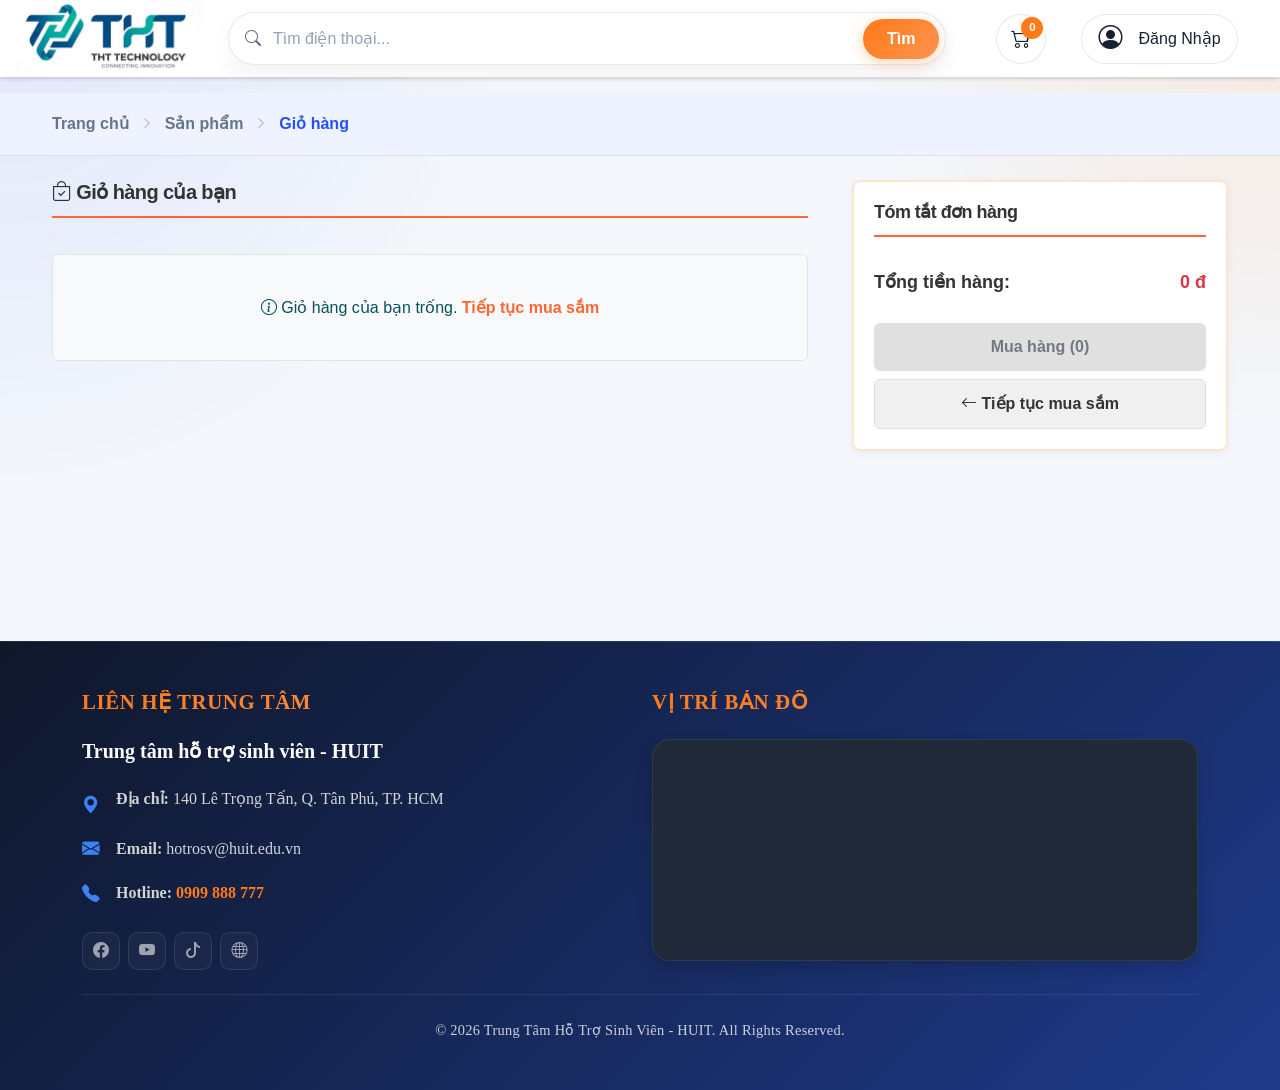
<file: cart.html>
<!doctype html>
<html lang="vi">
  <head>
    <meta charset="utf-8" />
    <meta name="viewport" content="width=device-width, initial-scale=1" />
    <link rel="icon" type="image/png" href="./assets/img/logo.png" />
    <title>Giỏ hàng | THT - Tech</title>

    <link href="https://cdn.jsdelivr.net/npm/bootstrap@5.3.8/dist/css/bootstrap.min.css" rel="stylesheet" integrity="sha384-sRIl4kxILFvY47J16cr9ZwB07vP4J8+LH7qKQnuqkuIAvNWLzeN8tE5YBujZqJLB" crossorigin="anonymous" />
    <link rel="stylesheet" href="https://cdn.jsdelivr.net/npm/bootstrap-icons@1.13.1/font/bootstrap-icons.min.css" />
    <link rel="stylesheet" href="./assets/css/base.css" />
    <link rel="stylesheet" href="./assets/css/style.css" />
    <link rel="stylesheet" href="./assets/css/style-cart.css?v=2" />
  </head>

  <body>
    <!-- Header chinh -->
    <header class="bg-white sticky-top shadow-sm">
      <!-- Header desktop -->
      <div class="d-none d-xl-block shadow-sm">
        <div class="row align-items-center justify-content-between px-3">
          <div class="col-lg-2">
            <a href="./index.html" class="text-decoration-none">
              <img src="./assets/img/logo.png" alt="ĐH Công Thương" class="img-fluid logo-img" />
            </a>
          </div>

          <div class="col-lg-7">
            <form class="search-form d-none d-xl-flex align-items-center" role="search">
              <i class="bi bi-search flex-shrink-0"></i>
              <input type="search" class="form-control" placeholder="Tìm điện thoại..." />
              <button class="btn btn-accent" type="submit">Tìm</button>
            </form>
          </div>

          <div class="col-lg-3">
            <div class="header-notification-actions d-flex flex-wrap justify-content-evenly align-items-center gap-2 ms-0">
              <a href="./cart.html" class="header-action-button position-relative p-0 d-inline-flex justify-content-center align-items-center text-decoration-none">
                <i class="bi bi-cart2 fs-5"></i>
                <span class="header-action-badge position-absolute d-inline-flex justify-content-center align-items-center text-light" data-cart-count>0</span>
              </a>

              <a class="header-account-chip d-none d-md-inline-flex align-items-center justify-content-center text-decoration-none position-relative" href="./login.html">
                <i class="bi bi-person-circle fs-4 me-2"></i>
                <span class="overflow-hidden">Đăng Nhập</span>
              </a>
            </div>
          </div>
        </div>
      </div>

      <!-- Header mobile -->
      <div class="d-xl-none d-flex justify-content-between align-items-center px-3 py-2 w-100">
        <a href="./index.html" class="text-decoration-none">
          <img src="./assets/img/logo.png" alt="ĐH Công Thương" class="img-fluid" style="max-width: 100px" />
        </a>
        <div class="header-notification-actions d-flex gap-2 align-items-center">
          <a href="./cart.html" class="header-action-button position-relative p-0 d-inline-flex justify-content-center align-items-center text-decoration-none">
            <i class="bi bi-cart2 fs-5"></i>
            <span class="header-action-badge position-absolute d-inline-flex justify-content-center align-items-center text-light" data-cart-count>0</span>
          </a>

          <a class="header-account-chip d-inline-flex align-items-center justify-content-center text-decoration-none position-relative" href="./login.html">
            <i class="bi bi-person-circle fs-4"></i>
            <span class="overflow-hidden" style="display: none"></span>
          </a>
        </div>
      </div>
    </header>

    <!-- Breadcumb cart -->
    <nav class="checkout-breadcrumb mt-3" aria-label="Đường dẫn">
      <div class="container" style="max-width: 1200px">
        <a href="./index.html">Trang chủ</a>
        <i class="bi bi-chevron-right"></i>

        <a id="cartBcCategory" href="./index.html#featured">Sản phẩm</a>
        <i class="bi bi-chevron-right"></i>

        <a id="cartBcBrand" class="d-none" href="#">Thương hiệu</a>
        <i id="cartBcBrandIcon" class="bi bi-chevron-right d-none"></i>

        <a id="cartBcProduct" class="d-none" href="#">Sản phẩm đang xem</a>
        <i id="cartBcProductIcon" class="bi bi-chevron-right d-none"></i>

        <span>Giỏ hàng</span>
      </div>
    </nav>

    <!-- Main content -->
    <main class="container py-4" style="padding-bottom: 150px !important; max-width: 1200px">
      <div class="row mb-3 d-none">
        <!-- Back button -->
        <div class="col-12">
          <a href="./index.html" class="back-btn" aria-label="Quay về trang chủ">
            <i class="bi bi-arrow-left"></i>
            <span>Trang chủ</span>
          </a>
        </div>
      </div>

      <div class="row">
        <!-- Desktop: Products list (left side) -->
        <div class="col-xl-8">
          <div class="cart-products-section">
            <h5 class="cart-title mb-3"><i class="bi bi-bag-check"></i> Giỏ hàng của bạn</h5>

            <div id="cart-products-list" class="cart-products-list">
              <!-- Products will be inserted here by JS -->
            </div>

            <div id="empty-cart-message" class="alert alert-info text-center"><i class="bi bi-info-circle"></i> Giỏ hàng của bạn trống. <a href="./index.html">Tiếp tục mua sắm</a></div>
          </div>
        </div>

        <!-- Desktop: Order summary (right side) -->
        <div class="col-xl-4 d-none d-xl-block">
          <div class="order-summary sticky-top" style="top: 100px">
            <h5 class="summary-title mb-3">Tóm tắt đơn hàng</h5>

            <div class="summary-content">
              <div class="summary-row total">
                <span>Tổng tiền hàng:</span>
                <span id="total-price" class="text-danger">0đ</span>
              </div>

              <button class="btn btn-purchase w-100 mt-3" id="purchase-btn" disabled onclick="localStorage.removeItem('checkout_from_detail')"><i class="bi bi-credit-card"></i> Mua hàng (0)</button>

              <a href="./index.html" class="btn btn-secondary w-100 mt-2"> <i class="bi bi-arrow-left"></i> Tiếp tục mua sắm </a>
            </div>
          </div>
        </div>
      </div>

      <!-- Mobile: Order summary -->
      <div class="d-xl-none mobile-summary sticky-bottom">
        <div class="summary-mobile">
          <div class="d-flex justify-content-between mb-2">
            <span>Tổng:</span>
            <span id="mobile-total" class="fw-bold text-danger">0đ</span>
          </div>
          <button class="btn btn-purchase w-100" id="mobile-purchase-btn" disabled onclick="localStorage.removeItem('checkout_from_detail')"><i class="bi bi-credit-card"></i> Mua hàng (0)</button>
        </div>
      </div>
    </main>

    <!-- Footer -->
    <footer class="footer-modern py-5" id="footer-section">
      <div class="container">
        <div class="row g-4 justify-content-between">
          <div class="col-12 col-md-6 col-lg-5">
            <div class="footer-contact-info">
              <h3 class="footer-heading mb-4 text-gradient-orange">Liên Hệ Trung Tâm</h3>
              <h4 class="h5 text-white mb-4 fw-bold">Trung tâm hỗ trợ sinh viên - HUIT</h4>

              <ul class="list-unstyled footer-contact-list">
                <li class="d-flex align-items-start mb-3">
                  <i class="bi bi-geo-alt-fill text-accent-blue me-3 mt-1"></i>
                  <span><strong>Địa chỉ:</strong> 140 Lê Trọng Tấn, Q. Tân Phú, TP. HCM</span>
                </li>
                <li class="d-flex align-items-center mb-3">
                  <i class="bi bi-envelope-fill text-accent-blue me-3"></i>
                  <span><strong>Email:</strong> <a href="mailto:hotrosv@huit.edu.vn" class="text-decoration-none text-footer-link">hotrosv@huit.edu.vn</a></span>
                </li>
                <li class="d-flex align-items-center mb-4">
                  <i class="bi bi-telephone-fill text-accent-blue me-3"></i>
                  <span><strong>Hotline:</strong> <a href="tel:0909888777" class="text-decoration-none text-footer-link fw-bold text-orange">0909 888 777</a></span>
                </li>
              </ul>

              <div class="footer-socials d-flex gap-2">
                <a href="#" class="social-icon-btn" aria-label="Facebook"><i class="bi bi-facebook"></i></a>
                <a href="#" class="social-icon-btn" aria-label="Youtube"><i class="bi bi-youtube"></i></a>
                <a href="#" class="social-icon-btn" aria-label="Tiktok"><i class="bi bi-tiktok"></i></a>
                <a href="#" class="social-icon-btn" aria-label="Globe"><i class="bi bi-globe"></i></a>
              </div>
            </div>
          </div>

          <div class="col-12 col-md-6 col-lg-6">
            <div class="footer-map-wrapper">
              <h3 class="footer-heading mb-4 text-gradient-orange">Vị Trí Bản Đồ</h3>
              <div class="map-container shadow">
                <iframe
                  src="https://www.google.com/maps/embed?pb=!1m18!1m12!1m3!1d3919.0673482314114!2d106.6237946776944!3d10.806153861869756!2m3!1f0!2f0!3f0!3m2!1i1024!2i768!4f13.1!3m3!1m2!1s0x31752be27d8b4f4d%3A0x92dcba2950430867!2zVHLGsOG7nW5nIMSQ4bqhaSBo4buNYyBDw7RuZyBUaMawxqFuZyBUUC4gSOG7kyBDaMOtIE1pbmggKEhVSVQp!5e0!3m2!1svi!2s!4v1778957899889!5m2!1svi!2s"
                  width="100%"
                  height="220"
                  allowfullscreen=""
                  loading="lazy"
                  class="footer-map-frame"
                  title="Bản đồ HUIT"
                ></iframe>
              </div>
            </div>
          </div>
        </div>

        <hr class="footer-divider my-4" />

        <div class="row">
          <div class="col-12 text-center">
            <p class="copyright-text mb-0 text-light">© 2026 Trung Tâm Hỗ Trợ Sinh Viên - HUIT. All Rights Reserved.</p>
          </div>
        </div>
      </div>
    </footer>

    <script src="https://cdn.jsdelivr.net/npm/bootstrap@5.3.8/dist/js/bootstrap.bundle.min.js"></script>
    <script src="./assets/js/cart-manager.js"></script>
    <script src="./assets/js/script-cart.js"></script>
  </body>
</html>
</file>
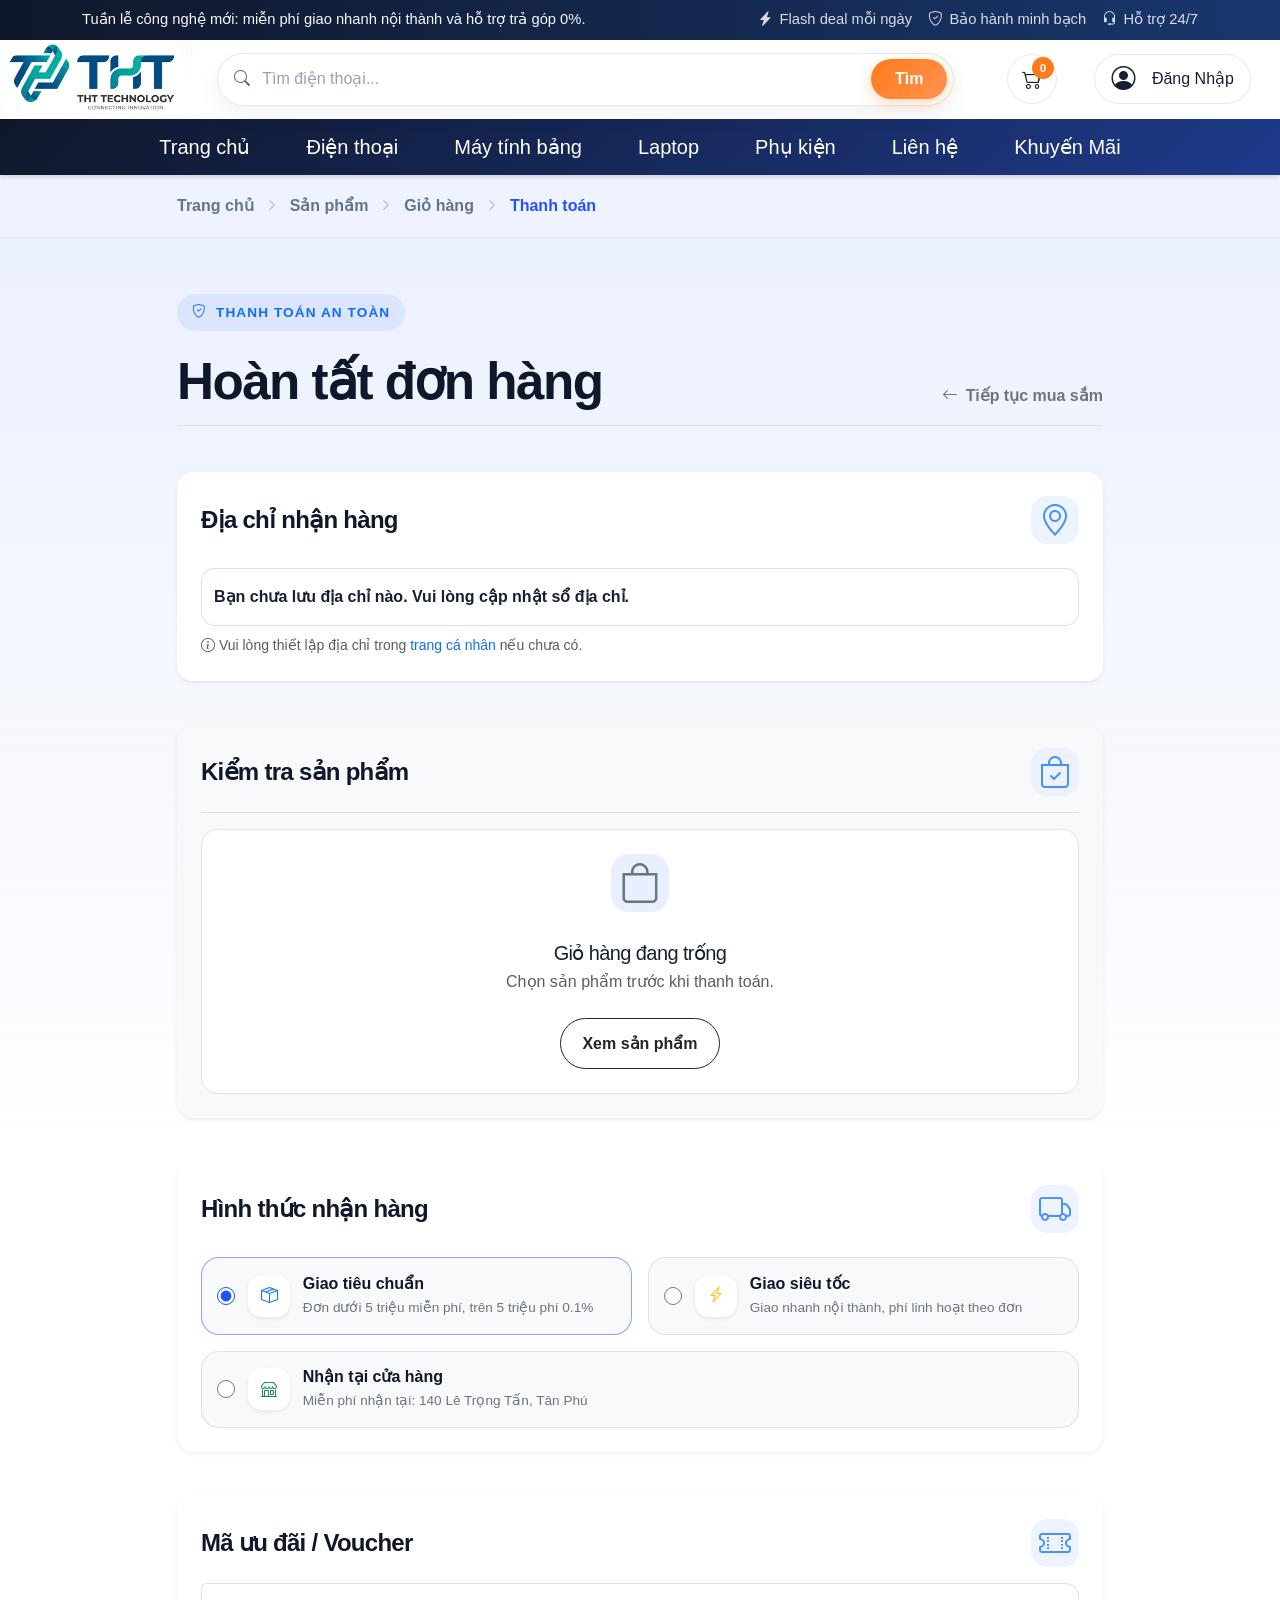
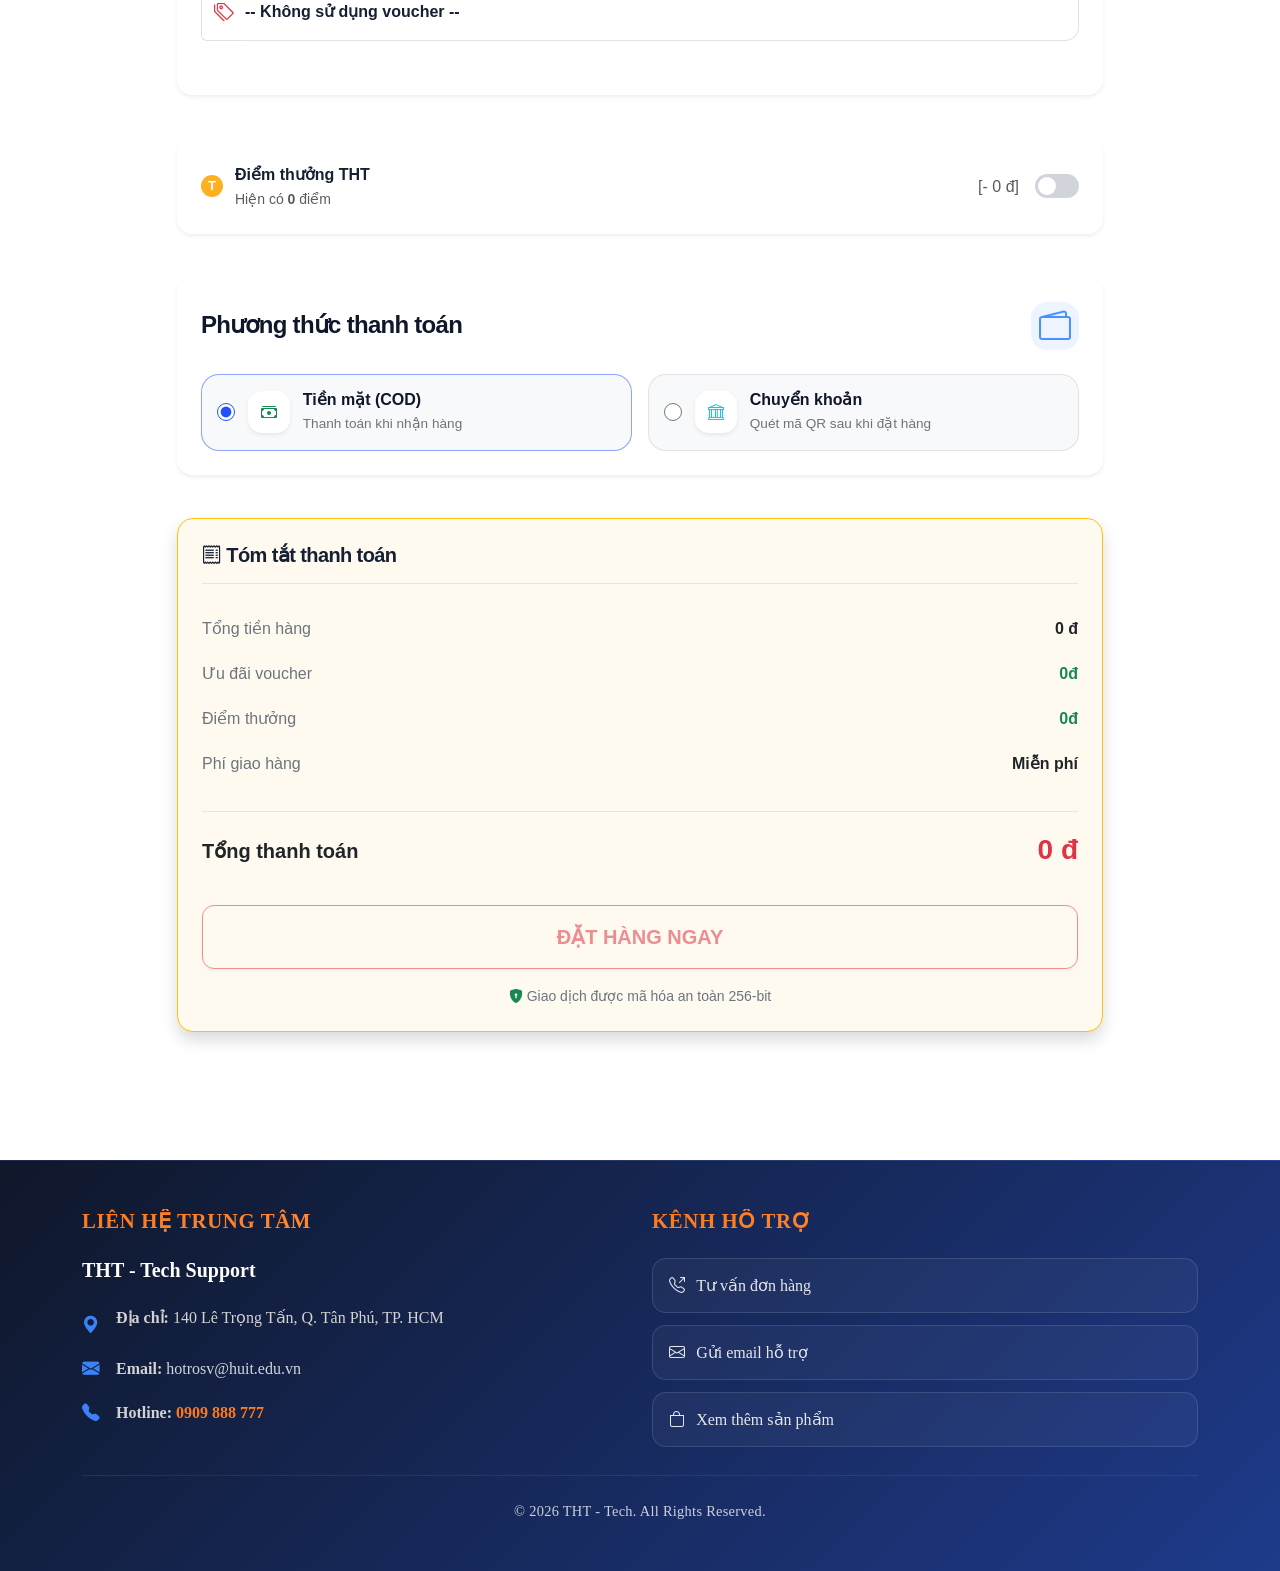
<file: checkout.html>
<!doctype html>
<html lang="vi">
  <head>
    <meta charset="utf-8" />
    <meta name="viewport" content="width=device-width, initial-scale=1" />
    <link rel="icon" type="image/png" href="./assets/img/logo.png" />
    <title>Thanh toán | THT - Tech</title>

    <link href="https://cdn.jsdelivr.net/npm/bootstrap@5.3.8/dist/css/bootstrap.min.css" rel="stylesheet" integrity="sha384-sRIl4kxILFvY47J16cr9ZwB07vP4J8+LH7qKQnuqkuIAvNWLzeN8tE5YBujZqJLB" crossorigin="anonymous" />
    <link rel="stylesheet" href="https://cdn.jsdelivr.net/npm/bootstrap-icons@1.13.1/font/bootstrap-icons.min.css" />
    <link rel="stylesheet" href="./assets/css/base.css" />
    <link rel="stylesheet" href="./assets/css/style.css" />
    <link rel="stylesheet" href="./assets/css/style-checkout.css" />
  </head>

  <body>
    <!-- Thanh thong bao dau trang -->
    <div class="header-notification-bar py-2 text-light">
      <div class="container">
        <div class="d-flex flex-wrap justify-content-center justify-content-xl-between align-items-center gap-2 text-center text-xl-start">
          <p class="mb-0">Tuần lễ công nghệ mới: miễn phí giao nhanh nội thành và hỗ trợ trả góp 0%.</p>
          <div class="header-notification-icons d-flex flex-wrap justify-content-center gap-3">
            <span class="d-inline-flex align-items-center"><i class="bi bi-lightning-charge-fill"></i> Flash deal mỗi ngày</span>
            <span class="d-inline-flex align-items-center"><i class="bi bi-shield-check"></i> Bảo hành minh bạch</span>
            <span class="d-inline-flex align-items-center"><i class="bi bi-headset"></i> Hỗ trợ 24/7</span>
          </div>
        </div>
      </div>
    </div>

    <!-- Header chinh -->
    <header class="bg-white sticky-top shadow-sm">
      <!-- Header desktop -->
      <div class="d-none d-xl-block shadow-sm">
        <div class="row align-items-center justify-content-between">
          <div class="col-lg-2">
            <a href="./index.html" class="text-decoration-none">
              <img src="./assets/img/logo.png" alt="ĐH Công Thương" class="logo-img" style="max-width: 100%; height: auto" />
            </a>
          </div>

          <div class="col-lg-7">
            <form class="search-form d-none d-xl-flex align-items-center" role="search">
              <i class="bi bi-search flex-shrink-0"></i>
              <input type="search" class="form-control" placeholder="Tìm điện thoại..." />
              <button class="btn btn-accent" type="submit">Tìm</button>
            </form>
          </div>

          <div class="col-lg-3">
            <div class="header-notification-actions d-flex flex-wrap justify-content-evenly align-items-center gap-2 ms-0">
              <a href="./cart.html" class="header-action-button position-relative p-0 d-inline-flex justify-content-center align-items-center text-decoration-none">
                <i class="bi bi-cart2 fs-5"></i>
                <span class="header-action-badge position-absolute d-inline-flex justify-content-center align-items-center text-light" data-cart-count>0</span>
              </a>

              <a class="header-account-chip d-none d-md-inline-flex align-items-center justify-content-center text-decoration-none position-relative" href="./login.html">
                <i class="bi bi-person-circle fs-4 me-2"></i>
                <span class="overflow-hidden">Đăng Nhập</span>
              </a>
            </div>
          </div>
        </div>

        <nav class="nav-gradient w-100">
          <div class="container">
            <ul class="nav justify-content-center py-1 gap-4">
              <li class="nav-item"><a class="nav-link fs-5 text-white" href="./index.html#home">Trang chủ</a></li>
              <li class="nav-item"><a class="nav-link fs-5 text-white" href="./index.html#featured" data-filter-shortcut="phone">Điện thoại</a></li>
              <li class="nav-item"><a class="nav-link fs-5 text-white" href="./index.html#featured" data-filter-shortcut="tablet">Máy tính bảng</a></li>
              <li class="nav-item"><a class="nav-link fs-5 text-white" href="./index.html#featured" data-filter-shortcut="laptop">Laptop</a></li>
              <li class="nav-item"><a class="nav-link fs-5 text-white" href="./index.html#featured" data-filter-shortcut="accessory">Phụ kiện</a></li>
              <li class="nav-item"><a class="nav-link fs-5 text-white" href="./index.html#contact">Liên hệ</a></li>
              <li class="nav-item"><a class="nav-link fs-5 text-white" href="./index.html#flash-deal" data-filter-shortcut="all">Khuyến Mãi</a></li>
            </ul>
          </div>
        </nav>
      </div>

      <!-- Header mobile -->
      <div class="d-xl-none d-flex justify-content-between align-items-center px-3 py-2 w-100">
        <button class="btn border-0 p-0 fs-1 text-dark" type="button" data-bs-toggle="offcanvas" data-bs-target="#mobileMenu" aria-controls="mobileMenu" aria-label="Mở menu">
          <i class="bi bi-list"></i>
        </button>

        <a href="./index.html">
          <img src="./assets/img/logo.png" alt="ĐH Công Thương" height="50" />
        </a>

        <a href="cart.html" class="header-action-button position-relative p-0 d-inline-flex justify-content-center align-items-center text-decoration-none">
          <i class="bi bi-cart2 fs-5"></i>
          <span class="header-action-badge position-absolute d-inline-flex justify-content-center align-items-center text-light" data-cart-count>0</span>
        </a>
      </div>

      <!-- Menu truot cho mobile -->
      <div class="offcanvas offcanvas-start" tabindex="-1" id="mobileMenu" aria-labelledby="mobileMenuLabel">
        <div class="offcanvas-header border-bottom">
          <h2 class="visually-hidden" id="mobileMenuLabel">Menu di động</h2>
          <img src="./assets/img/logo.png" alt="ĐH Công Thương" height="50" />
          <button type="button" class="btn-close shadow-none" data-bs-dismiss="offcanvas" aria-label="Close"></button>
        </div>

        <div class="offcanvas-body d-flex flex-column p-0">
          <ul class="nav flex-column fs-6">
            <li class="nav-item border-bottom"><a class="nav-link text-dark py-3 px-4 fw-medium" href="#featured" data-filter-shortcut="phone">ĐIỆN THOẠI</a></li>
            <li class="nav-item border-bottom"><a class="nav-link text-dark py-3 px-4 fw-medium" href="#featured" data-filter-shortcut="tablet">MÁY TÍNH BẢNG</a></li>
            <li class="nav-item border-bottom"><a class="nav-link text-dark py-3 px-4 fw-medium" href="#featured" data-filter-shortcut="laptop">LAPTOP</a></li>
            <li class="nav-item border-bottom"><a class="nav-link text-dark py-3 px-4 fw-medium" href="#featured" data-filter-shortcut="accessory">PHỤ KIỆN</a></li>
            <li class="nav-item border-bottom"><a class="nav-link text-dark py-3 px-4 fw-medium" href="#home">LIÊN HỆ</a></li>
            <li class="nav-item border-bottom"><a class="nav-link text-dark py-3 px-4 fw-medium" href="#featured" data-filter-shortcut="all">KHUYẾN MÃI</a></li>
          </ul>

          <div class="mt-2">
            <a href="cart.html" class="nav-link text-dark py-3 px-4 d-flex align-items-center gap-2 fw-medium"><i class="bi bi-cart2 fs-5"></i> GIỎ HÀNG CỦA TÔI (<span data-cart-count>0</span>)</a>
            <a href="#" class="nav-link text-dark py-2 px-4 d-flex align-items-center gap-2 fw-medium"><i class="bi bi-heart fs-5"></i> YÊU THÍCH (<span data-wishlist-count>0</span>)</a>
          </div>

          <div class="mt-auto pt-4 border-top">
            <a href="./login.html" id="mobileLoginBtn" class="btn btn-dark w-100 rounded-0 d-flex align-items-center justify-content-center gap-2 py-2.5">
              <i class="bi bi-box-arrow-in-right"></i>
              <span>Đăng Nhập</span>
            </a>
          </div>
        </div>
      </div>
    </header>

    <!-- Breadcumb checkout -->
    <nav class="checkout-breadcrumb" aria-label="Đường dẫn thanh toán">
      <div class="container" style="max-width: 950px">
        <a href="./index.html">Trang chủ</a>
        <i class="bi bi-chevron-right"></i>

        <a id="checkoutBcCategory" href="./index.html#featured">Sản phẩm</a>
        <i class="bi bi-chevron-right"></i>

        <a id="checkoutBcBrand" class="d-none" href="#">Thương hiệu</a>
        <i id="checkoutBcBrandIcon" class="bi bi-chevron-right d-none"></i>

        <a id="checkoutBcProduct" class="d-none" href="#">Sản phẩm đang xem</a>
        <i id="checkoutBcProductIcon" class="bi bi-chevron-right d-none"></i>

        <a id="checkoutBcCart" href="./cart.html">Giỏ hàng</a>
        <i id="checkoutBcCartIcon" class="bi bi-chevron-right"></i>

        <span>Thanh toán</span>
      </div>
    </nav>

    <main class="checkout-page">
      <section class="checkout-heading pb-0">
        <div class="container" style="max-width: 950px">
          <div class="checkout-title-row border-bottom pb-3">
            <div>
              <span class="eyebrow text-primary fw-bold"><i class="bi bi-shield-check"></i> Thanh toán an toàn</span>
              <h1 class="fw-bold mt-4">Hoàn tất đơn hàng</h1>
            </div>
            <a class="checkout-back-link text-secondary" href="./index.html#featured"><i class="bi bi-arrow-left"></i> Tiếp tục mua sắm</a>
          </div>
        </div>
      </section>

      <section class="checkout-content pt-4">
        <div class="container" style="max-width: 950px">
          <form id="checkoutForm" novalidate>
            <div class="checkout-main">
              <section class="checkout-panel border-0 shadow-sm mb-4 p-4 rounded-4">
                <div class="panel-title mb-4">
                  <div>
                    <h2 class="fs-4 fw-bold mb-0">Địa chỉ nhận hàng</h2>
                  </div>
                  <i class="bi bi-geo-alt fs-2 text-primary opacity-75"></i>
                </div>
                <div class="row g-3">
                  <div class="col-12">
                    <select class="form-select checkout-input py-3 fw-semibold shadow-none" id="addressSelect" name="customerAddressId">
                      <option value="">Đang tải địa chỉ...</option>
                    </select>
                    <p class="text-muted small mt-2 mb-0"><i class="bi bi-info-circle"></i> Vui lòng thiết lập địa chỉ trong <a href="./profile.html" class="text-primary text-decoration-none">trang cá nhân</a> nếu chưa có.</p>
                  </div>
                </div>
              </section>

              <section class="checkout-panel border-0 shadow-sm mb-4 p-4 rounded-4 bg-light">
                <div class="panel-title mb-3 border-bottom pb-3">
                  <div>
                    <h2 class="fs-4 fw-bold mb-0">Kiểm tra sản phẩm</h2>
                  </div>
                  <i class="bi bi-bag-check fs-2 text-primary opacity-75"></i>
                </div>
                <div class="cart-items border-0 p-0 m-0" id="cartItems"></div>
              </section>

              <section class="checkout-panel border-0 shadow-sm mb-4 p-4 rounded-4">
                <div class="panel-title mb-4">
                  <div>
                    <h2 class="fs-4 fw-bold mb-0">Hình thức nhận hàng</h2>
                  </div>
                  <i class="bi bi-truck fs-2 text-primary opacity-75"></i>
                </div>
                <div class="row g-3">
                  <div class="col-md-6">
                    <label class="choice-card h-100 shadow-none bg-light">
                      <input type="radio" name="shippingMethod" value="standard" checked />
                      <span class="choice-icon bg-white shadow-sm"><i class="bi bi-box-seam text-primary"></i></span>
                      <span>
                        <strong class="fs-6">Giao tiêu chuẩn</strong>
                        <small class="text-secondary">Đơn dưới 5 triệu miễn phí, trên 5 triệu phí 0.1%</small>
                      </span>
                    </label>
                  </div>

                  <div class="col-md-6">
                    <label class="choice-card h-100 shadow-none bg-light">
                      <input type="radio" name="shippingMethod" value="express" />
                      <span class="choice-icon bg-white shadow-sm"><i class="bi bi-lightning-charge text-warning"></i></span>
                      <span>
                        <strong class="fs-6">Giao siêu tốc</strong>
                        <small class="text-secondary">Giao nhanh nội thành, phí linh hoạt theo đơn</small>
                      </span>
                    </label>
                  </div>

                  <div class="col-md-12">
                    <label class="choice-card h-100 shadow-none bg-light">
                      <input type="radio" name="shippingMethod" value="pickup" />
                      <span class="choice-icon bg-white shadow-sm"><i class="bi bi-shop text-success"></i></span>
                      <span>
                        <strong class="fs-6">Nhận tại cửa hàng</strong>
                        <small class="text-secondary">Miễn phí nhận tại: 140 Lê Trọng Tấn, Tân Phú</small>
                      </span>
                    </label>
                  </div>
                </div>
              </section>

              <section class="checkout-panel border-0 shadow-sm mb-4 p-4 rounded-4">
                <div class="panel-title mb-3">
                  <div>
                    <h2 class="fs-4 fw-bold mb-0">Mã ưu đãi / Voucher</h2>
                  </div>
                  <i class="bi bi-ticket-perforated fs-2 text-primary opacity-75"></i>
                </div>
                <div class="row g-3">
                  <div class="col-12">
                    <div class="input-group">
                      <span class="input-group-text bg-white text-danger border-end-0 fs-5"><i class="bi bi-tags"></i></span>
                      <select class="form-select checkout-input border-start-0 py-3 ps-0 fw-semibold" id="voucherSelect" name="voucherCode"></select>
                    </div>
                    <p class="voucher-message mb-0 mt-2 fw-medium" id="voucherMessage"></p>
                  </div>
                </div>
              </section>

              <section class="checkout-panel border-0 shadow-sm mb-4 p-4 rounded-4">
                <div class="point-use-row">
                  <div class="point-left">
                    <span class="point-icon">T</span>
                    <div>
                      <div class="fw-bold">Điểm thưởng THT</div>
                      <div class="text-muted small">Hiện có <strong id="availablePointText">0</strong> điểm</div>
                    </div>
                  </div>
                  <div class="point-right">
                    <span id="pointMoneyText" class="text-muted me-3"> [-0đ] </span>
                    <label class="switch">
                      <input type="checkbox" id="usePointSwitch" />
                      <span class="slider"></span>
                    </label>
                  </div>
                </div>
              </section>

              <section class="checkout-panel border-0 shadow-sm mb-4 p-4 rounded-4">
                <div class="panel-title mb-4">
                  <div>
                    <h2 class="fs-4 fw-bold mb-0">Phương thức thanh toán</h2>
                  </div>
                  <i class="bi bi-wallet2 fs-2 text-primary opacity-75"></i>
                </div>
                <div class="row g-3 payment-methods">
                  <div class="col-md-6">
                    <label class="choice-card h-100 shadow-none bg-light">
                      <input type="radio" name="paymentMethod" value="cod" checked />
                      <span class="choice-icon bg-white shadow-sm"><i class="bi bi-cash-stack text-success"></i></span>
                      <span>
                        <strong class="fs-6">Tiền mặt (COD)</strong>
                        <small class="text-secondary">Thanh toán khi nhận hàng</small>
                      </span>
                    </label>
                  </div>

                  <div class="col-md-6">
                    <label class="choice-card h-100 shadow-none bg-light">
                      <input type="radio" name="paymentMethod" value="bank" />
                      <span class="choice-icon bg-white shadow-sm"><i class="bi bi-bank text-info"></i></span>
                      <span>
                        <strong class="fs-6">Chuyển khoản</strong>
                        <small class="text-secondary">Quét mã QR sau khi đặt hàng</small>
                      </span>
                    </label>
                  </div>
                </div>

                <div class="payment-extra d-none mt-4 p-4 rounded-4 border bg-white shadow-sm" id="cardFields">
                  <h6 class="fw-bold mb-3"><i class="bi bi-lock-fill text-success"></i> Nhập thông tin thẻ</h6>
                  <div class="row g-3">
                    <div class="col-12">
                      <label class="form-label text-secondary" for="cardNumber">Số thẻ</label>
                      <input class="form-control checkout-input py-2" id="cardNumber" type="text" inputmode="numeric" maxlength="19" placeholder="1234 5678 9012 3456" />
                    </div>
                    <div class="col-md-6">
                      <label class="form-label text-secondary" for="cardExpiry">Ngày hết hạn</label>
                      <input class="form-control checkout-input py-2" id="cardExpiry" type="text" inputmode="numeric" maxlength="5" placeholder="MM/YY" />
                    </div>
                    <div class="col-md-6">
                      <label class="form-label text-secondary" for="cardCvv">CVV</label>
                      <input class="form-control checkout-input py-2" id="cardCvv" type="password" inputmode="numeric" maxlength="4" placeholder="•••" />
                    </div>
                  </div>
                </div>
              </section>

              <section class="checkout-panel border-warning shadow mb-5 p-4 rounded-4" style="background-color: #fffaf0">
                <h3 class="fs-5 fw-bold mb-3 border-bottom border-warning-subtle pb-3"><i class="bi bi-receipt"></i> Tóm tắt thanh toán</h3>
                <div class="summary-lines mt-0">
                  <div class="d-flex justify-content-between mb-2 fs-6">
                    <span class="text-secondary">Tổng tiền hàng</span>
                    <strong id="subtotalValue" class="text-dark">0 đ</strong>
                  </div>
                  <div class="d-flex justify-content-between mb-2 fs-6">
                    <span class="text-secondary">Ưu đãi voucher</span>
                    <strong id="discountValue" class="text-success">0 đ</strong>
                  </div>
                  <div class="d-flex justify-content-between mb-2 fs-6">
                    <span class="text-secondary">Điểm thưởng</span>
                    <strong id="pointDiscountValue" class="text-success">0 đ</strong>
                  </div>
                  <div class="d-flex justify-content-between mb-3 fs-6">
                    <span class="text-secondary">Phí giao hàng</span>
                    <strong id="shippingValue" class="text-dark">0 đ</strong>
                  </div>
                  <div class="total border-top border-warning-subtle pt-3 mt-2 d-flex justify-content-between align-items-center">
                    <span class="fs-5 fw-bold text-dark">Tổng thanh toán</span>
                    <strong id="totalValue" class="text-danger fw-bolder">0 đ</strong>
                  </div>
                </div>

                <button class="btn btn-outline-danger checkout-submit mt-3 w-100 fs-5 py-3 shadow-sm fw-bold" style="border-radius: 12px" type="submit" id="submitOrderBtn">ĐẶT HÀNG NGAY</button>
                <p class="text-center text-secondary small mt-3 mb-0"><i class="bi bi-shield-lock-fill text-success"></i> Giao dịch được mã hóa an toàn 256-bit</p>
              </section>
            </div>
          </form>
        </div>
      </section>
    </main>

    <footer class="footer-modern py-5" id="footer-section">
      <div class="container">
        <div class="row g-4 justify-content-between">
          <div class="col-12 col-md-6 col-lg-5">
            <div class="footer-contact-info">
              <h3 class="footer-heading mb-4 text-gradient-orange">Liên Hệ Trung Tâm</h3>
              <h4 class="h5 text-white mb-4 fw-bold">THT - Tech Support</h4>

              <ul class="list-unstyled footer-contact-list">
                <li class="d-flex align-items-start mb-3">
                  <i class="bi bi-geo-alt-fill text-accent-blue me-3 mt-1"></i>
                  <span><strong>Địa chỉ:</strong> 140 Lê Trọng Tấn, Q. Tân Phú, TP. HCM</span>
                </li>
                <li class="d-flex align-items-center mb-3">
                  <i class="bi bi-envelope-fill text-accent-blue me-3"></i>
                  <span><strong>Email:</strong> <a href="mailto:hotrosv@huit.edu.vn" class="text-decoration-none text-footer-link">hotrosv@huit.edu.vn</a></span>
                </li>
                <li class="d-flex align-items-center mb-4">
                  <i class="bi bi-telephone-fill text-accent-blue me-3"></i>
                  <span><strong>Hotline:</strong> <a href="tel:0909888777" class="text-decoration-none text-footer-link fw-bold text-orange">0909 888 777</a></span>
                </li>
              </ul>
            </div>
          </div>

          <div class="col-12 col-md-6 col-lg-6">
            <div class="footer-map-wrapper">
              <h3 class="footer-heading mb-4 text-gradient-orange">Kênh hỗ trợ</h3>
              <div class="checkout-footer-support">
                <a href="tel:0909888777"><i class="bi bi-telephone-outbound"></i> Tư vấn đơn hàng</a>
                <a href="mailto:hotrosv@huit.edu.vn"><i class="bi bi-envelope"></i> Gửi email hỗ trợ</a>
                <a href="./index.html#featured"><i class="bi bi-bag"></i> Xem thêm sản phẩm</a>
              </div>
            </div>
          </div>
        </div>

        <hr class="footer-divider my-4" />

        <div class="row">
          <div class="col-12 text-center">
            <p class="copyright-text mb-0 text-light">© 2026 THT - Tech. All Rights Reserved.</p>
          </div>
        </div>
      </div>
    </footer>

    <div class="modal fade" id="orderSuccessModal" tabindex="-1" aria-labelledby="orderSuccessTitle" aria-hidden="true">
      <div class="modal-dialog modal-dialog-centered">
        <div class="modal-content checkout-modal">
          <div class="modal-body text-center">
            <div class="success-icon"><i class="bi bi-check2"></i></div>
            <h2 id="orderSuccessTitle">Đặt hàng thành công</h2>
            <p class="mb-2">Mã đơn hàng: <strong id="orderCode">THT000000</strong></p>
            <p class="text-muted">THT - Tech sẽ liên hệ xác nhận thông tin giao hàng trong thời gian sớm nhất.</p>
            <div class="d-flex flex-column flex-sm-row gap-2 justify-content-center mt-4">
              <a class="btn btn-outline-dark" href="./index.html#featured">Tiếp tục mua sắm</a>
              <a class="btn btn-accent d-flex align-items-center" href="./profile.html">Xem tài khoản</a>
            </div>
          </div>
        </div>
      </div>
    </div>

    <div class="checkout-toast" id="checkoutToast" role="status" aria-live="polite"></div>

    <script src="./assets/js/cart-manager.js"></script>
    <script src="./assets/js/script-checkout.js"></script>
    <script src="https://cdn.jsdelivr.net/npm/bootstrap@5.3.8/dist/js/bootstrap.bundle.min.js" integrity="sha384-FKyoEForCGlyvwx9Hj09JcYn3nv7wiPVlz7YYwJrWVcXK/BmnVDxM+D2scQbITxI" crossorigin="anonymous"></script>
  </body>
</html>
</file>
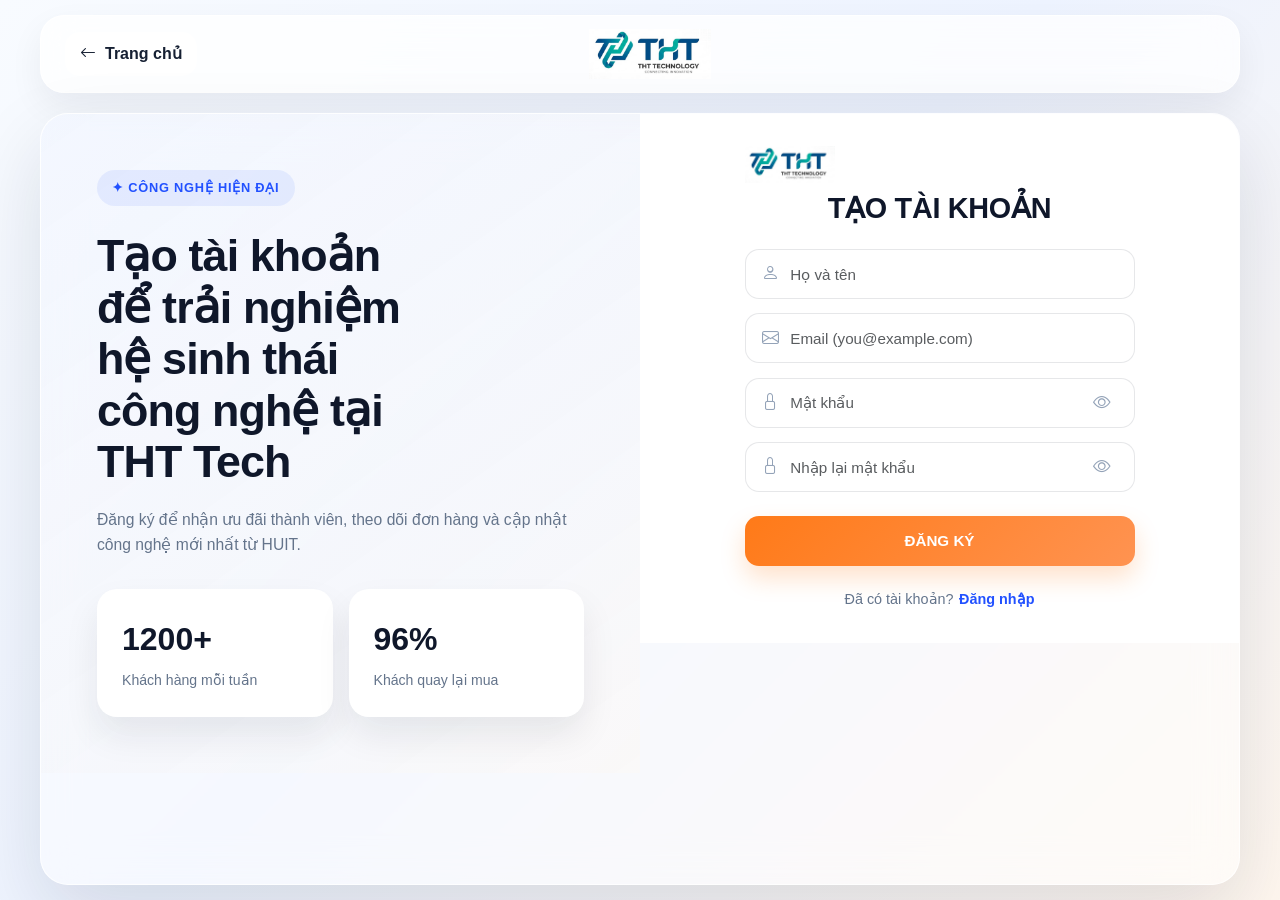
<file: create-account.html>
<!doctype html>
<html lang="vi">
  <head>
    <meta charset="UTF-8" />
    <meta name="viewport" content="width=device-width, initial-scale=1.0" />
    <title>Tạo tài khoản | THT - Tech</title>

    <link href="https://cdn.jsdelivr.net/npm/bootstrap@5.3.3/dist/css/bootstrap.min.css" rel="stylesheet" />
    <link rel="stylesheet" href="https://cdn.jsdelivr.net/npm/bootstrap-icons@1.11.3/font/bootstrap-icons.min.css" />
    <link rel="stylesheet" href="./assets/css/base.css" />
    <link rel="stylesheet" href="./assets/css/style-create-account.css" />
  </head>

  <body>
    <div class="container-fluid main-wrapper">
      <header class="top-bar">
        <a href="./index.html" class="back-btn" aria-label="Quay về trang chủ">
          <i class="bi bi-arrow-left"></i>
          <span>Trang chủ</span>
        </a>

        <a href="./index.html" class="brand-logo" aria-label="THT Tech">
          <img src="./assets/img/logo.png" alt="THT Tech" />
        </a>
        <div class="header-spacer" aria-hidden="true"></div>
      </header>

      <main class="main-card">
        <div class="row g-0 h-100">
          <div class="col-lg-6 d-none d-lg-block h-100">
            <div class="left-side h-100">
              <div class="badge-custom">✦ CÔNG NGHỆ HIỆN ĐẠI</div>

              <h1 class="hero-title">
                Tạo tài khoản<br />
                để trải nghiệm<br />
                hệ sinh thái<br />
                công nghệ tại<br />
                THT Tech
              </h1>

              <p class="hero-desc">Đăng ký để nhận ưu đãi thành viên, theo dõi đơn hàng và cập nhật công nghệ mới nhất từ HUIT.</p>

              <div class="row g-3 stats-grid">
                <div class="col-6">
                  <div class="stat-box">
                    <div class="stat-number" data-counter="1200">1200+</div>
                    <div class="stat-text">Khách hàng mỗi tuần</div>
                  </div>
                </div>

                <div class="col-6">
                  <div class="stat-box">
                    <div class="stat-number" data-counter="96">96%</div>
                    <div class="stat-text">Khách quay lại mua</div>
                  </div>
                </div>
              </div>
            </div>
          </div>

          <div class="col-lg-6 col-12 h-100">
            <div class="right-side h-100">
              <div class="form-card">
                <div class="text-center mb-2">
                  <img src="./assets/img/logo.png" class="logo-form" alt="THT Tech" />
                </div>

                <h2 class="form-title">TẠO TÀI KHOẢN</h2>

                <form id="registerForm" class="register-form-shell">
                  <div class="input-group-custom">
                    <i class="bi bi-person input-icon"></i>
                    <input type="text" id="fullName" class="form-control form-control-custom" placeholder="Họ và tên" required />
                  </div>

                  <div class="input-group-custom">
                    <i class="bi bi-envelope input-icon"></i>
                    <input type="email" id="email" class="form-control form-control-custom" placeholder="Email (you@example.com)" required />
                  </div>

                  <div class="input-group-custom">
                    <i class="bi bi-lock input-icon"></i>
                    <input type="password" id="password" class="form-control form-control-custom password-input" placeholder="Mật khẩu" required />
                    <button type="button" class="toggle-password" aria-label="Hiện/Ẩn mật khẩu">
                      <i class="bi bi-eye"></i>
                    </button>
                  </div>

                  <div class="input-group-custom mb-4">
                    <i class="bi bi-lock input-icon"></i>
                    <input type="password" id="confirmPassword" class="form-control form-control-custom password-input" placeholder="Nhập lại mật khẩu" required />
                    <button type="button" class="toggle-password" aria-label="Hiện/Ẩn mật khẩu">
                      <i class="bi bi-eye"></i>
                    </button>
                  </div>

                  <button type="submit" class="btn btn-register w-100" id="registerBtn">ĐĂNG KÝ</button>
                </form>

                <div class="login-text">
                  <span>Đã có tài khoản?</span>
                  <a href="./login.html">Đăng nhập</a>
                </div>
              </div>
            </div>
          </div>
        </div>
      </main>
    </div>

    <script src="./assets/js/style-create-account.js"></script>
    <script src="https://cdn.jsdelivr.net/npm/bootstrap@5.3.3/dist/js/bootstrap.bundle.min.js"></script>
  </body>
</html>
</file>
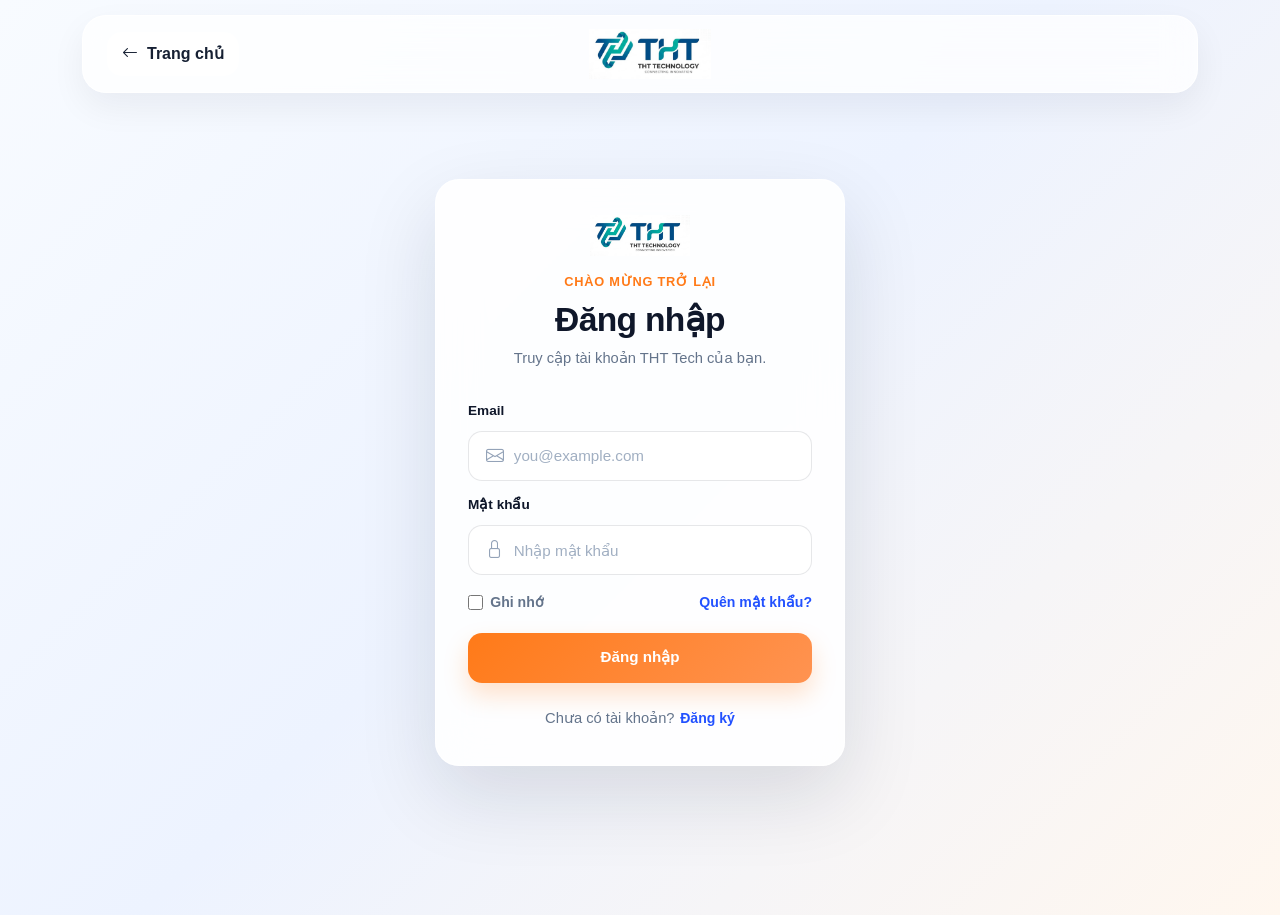
<file: login.html>
<!doctype html>
<html lang="vi">
  <head>
    <meta charset="UTF-8" />
    <meta name="viewport" content="width=device-width, initial-scale=1.0" />

    <title>Đăng nhập | THT - Tech</title>

    <link href="https://cdn.jsdelivr.net/npm/bootstrap@5.3.3/dist/css/bootstrap.min.css" rel="stylesheet" />
    <link rel="stylesheet" href="https://cdn.jsdelivr.net/npm/bootstrap-icons@1.11.3/font/bootstrap-icons.min.css" />
    <link rel="stylesheet" href="./assets/css/base.css" />
    <link rel="stylesheet" href="./assets/css/style-login.css" />
  </head>

  <body>
    <div class="auth-page container">
      <header class="top-header">
        <a href="./index.html" class="back-btn" aria-label="Quay về trang chủ">
          <i class="bi bi-arrow-left"></i>
          <span>Trang chủ</span>
        </a>

        <a href="./index.html" class="brand-link" aria-label="THT Tech">
          <img src="./assets/img/logo.png" alt="THT Tech" class="header-logo" />
        </a>

        <div class="header-spacer" aria-hidden="true"></div>
      </header>

      <main class="auth-shell mx-auto">
        <section class="login-panel" aria-labelledby="loginTitle">
          <div class="login-card">
            <div class="custom-alert" aria-live="polite"></div>

            <div class="login-heading">
              <img src="./assets/img/logo.png" alt="THT Tech" class="card-logo" />
              <span class="login-kicker">Chào mừng trở lại</span>
              <h2 id="loginTitle" class="login-title">Đăng nhập</h2>
              <p class="login-desc">Truy cập tài khoản THT Tech của bạn.</p>
            </div>

            <form id="loginForm" class="login-form">
              <label class="field-label" for="email">Email</label>
              <div class="input-group-custom">
                <i class="bi bi-envelope input-icon"></i>
                <input type="email" class="form-control custom-input" id="email" placeholder="you@example.com" autocomplete="email" required />
              </div>

              <label class="field-label" for="password">Mật khẩu</label>
              <div class="input-group-custom">
                <i class="bi bi-lock input-icon"></i>
                <input type="password" class="form-control custom-input" id="password" placeholder="Nhập mật khẩu" autocomplete="current-password" required />
              </div>

              <div class="form-options">
                <label class="remember-option" for="rememberMe">
                  <input type="checkbox" id="rememberMe" />
                  <span>Ghi nhớ</span>
                </label>
                <a href="#" class="forgot-link">Quên mật khẩu?</a>
              </div>

              <button type="submit" class="btn login-btn w-100">
                <span>Đăng nhập</span>
              </button>
            </form>

            <div class="register-wrapper">
              <span>Chưa có tài khoản?</span>
              <a href="./create-account.html" class="register-link">Đăng ký</a>
            </div>
          </div>
        </section>
      </main>
    </div>
    <script src="./assets/js/csript-login.js"></script>
    <script src="https://cdn.jsdelivr.net/npm/bootstrap@5.3.3/dist/js/bootstrap.bundle.min.js"></script>
  </body>
</html>
</file>
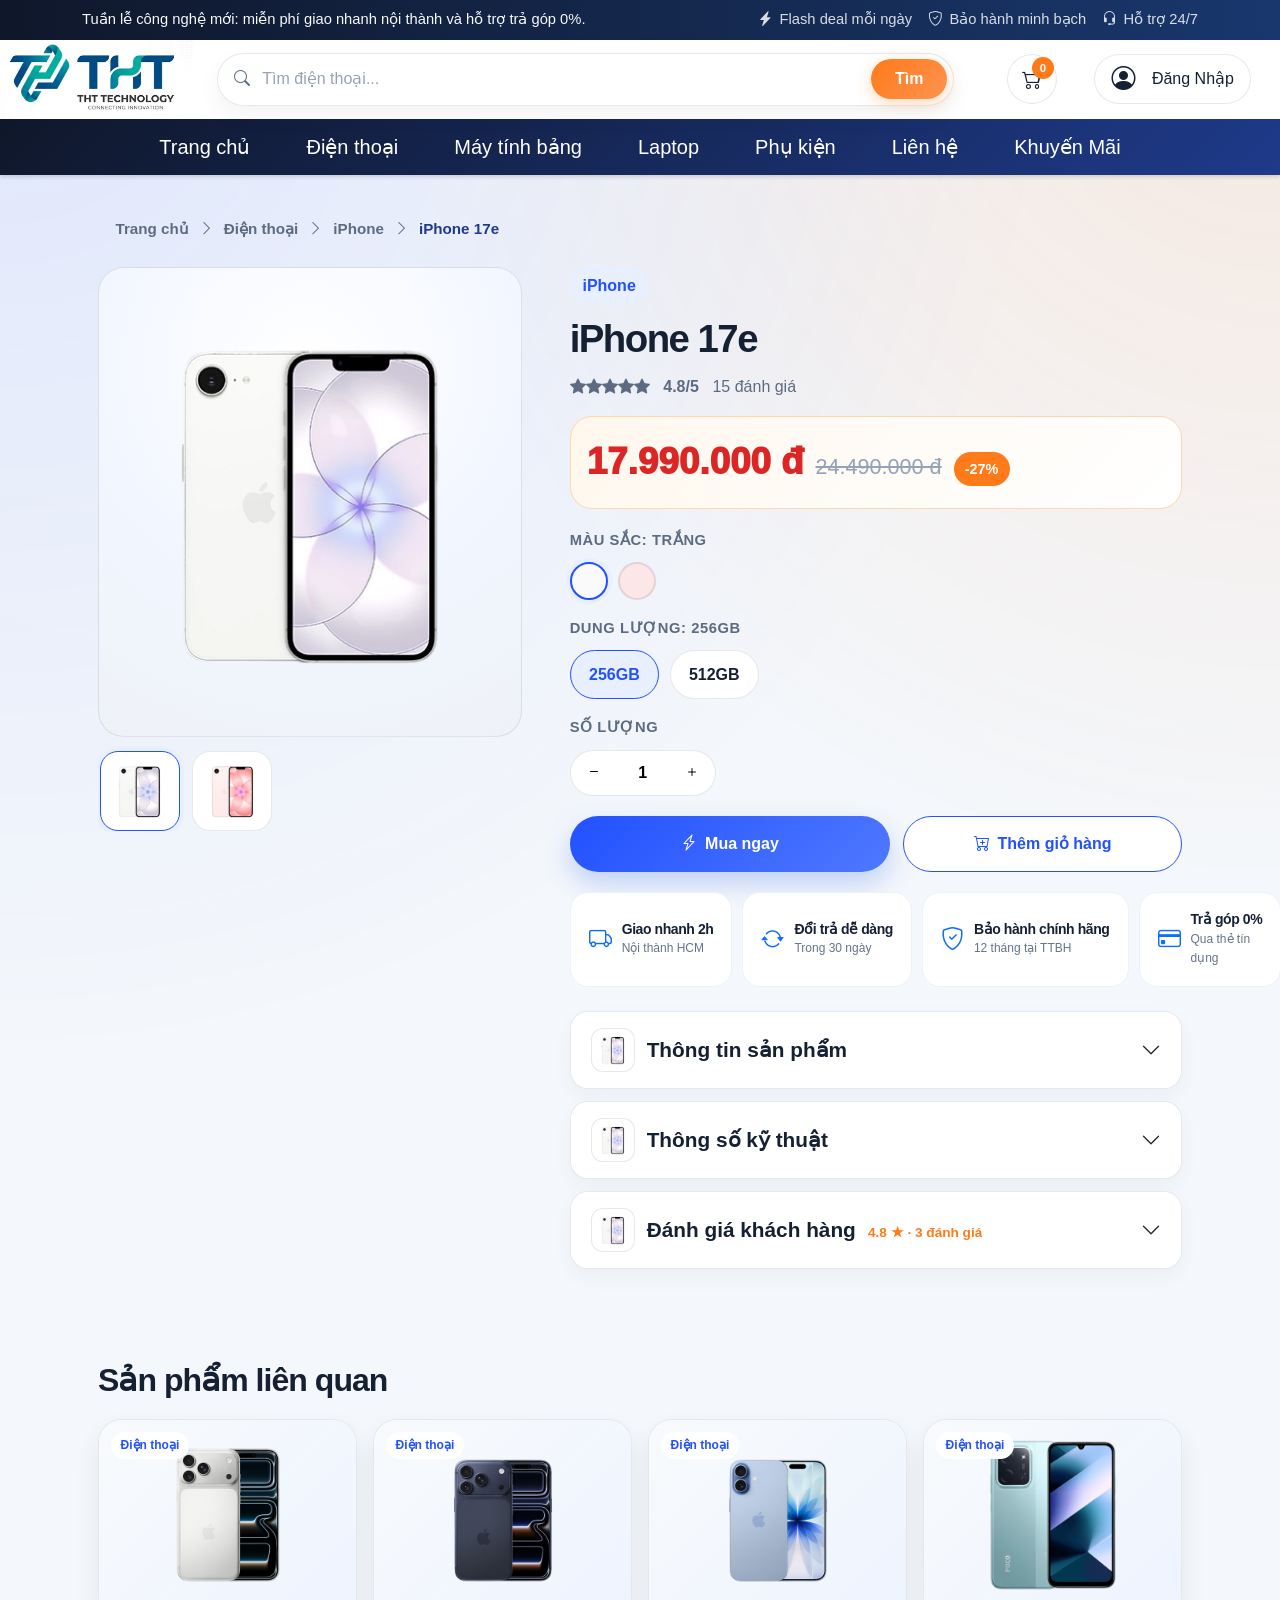
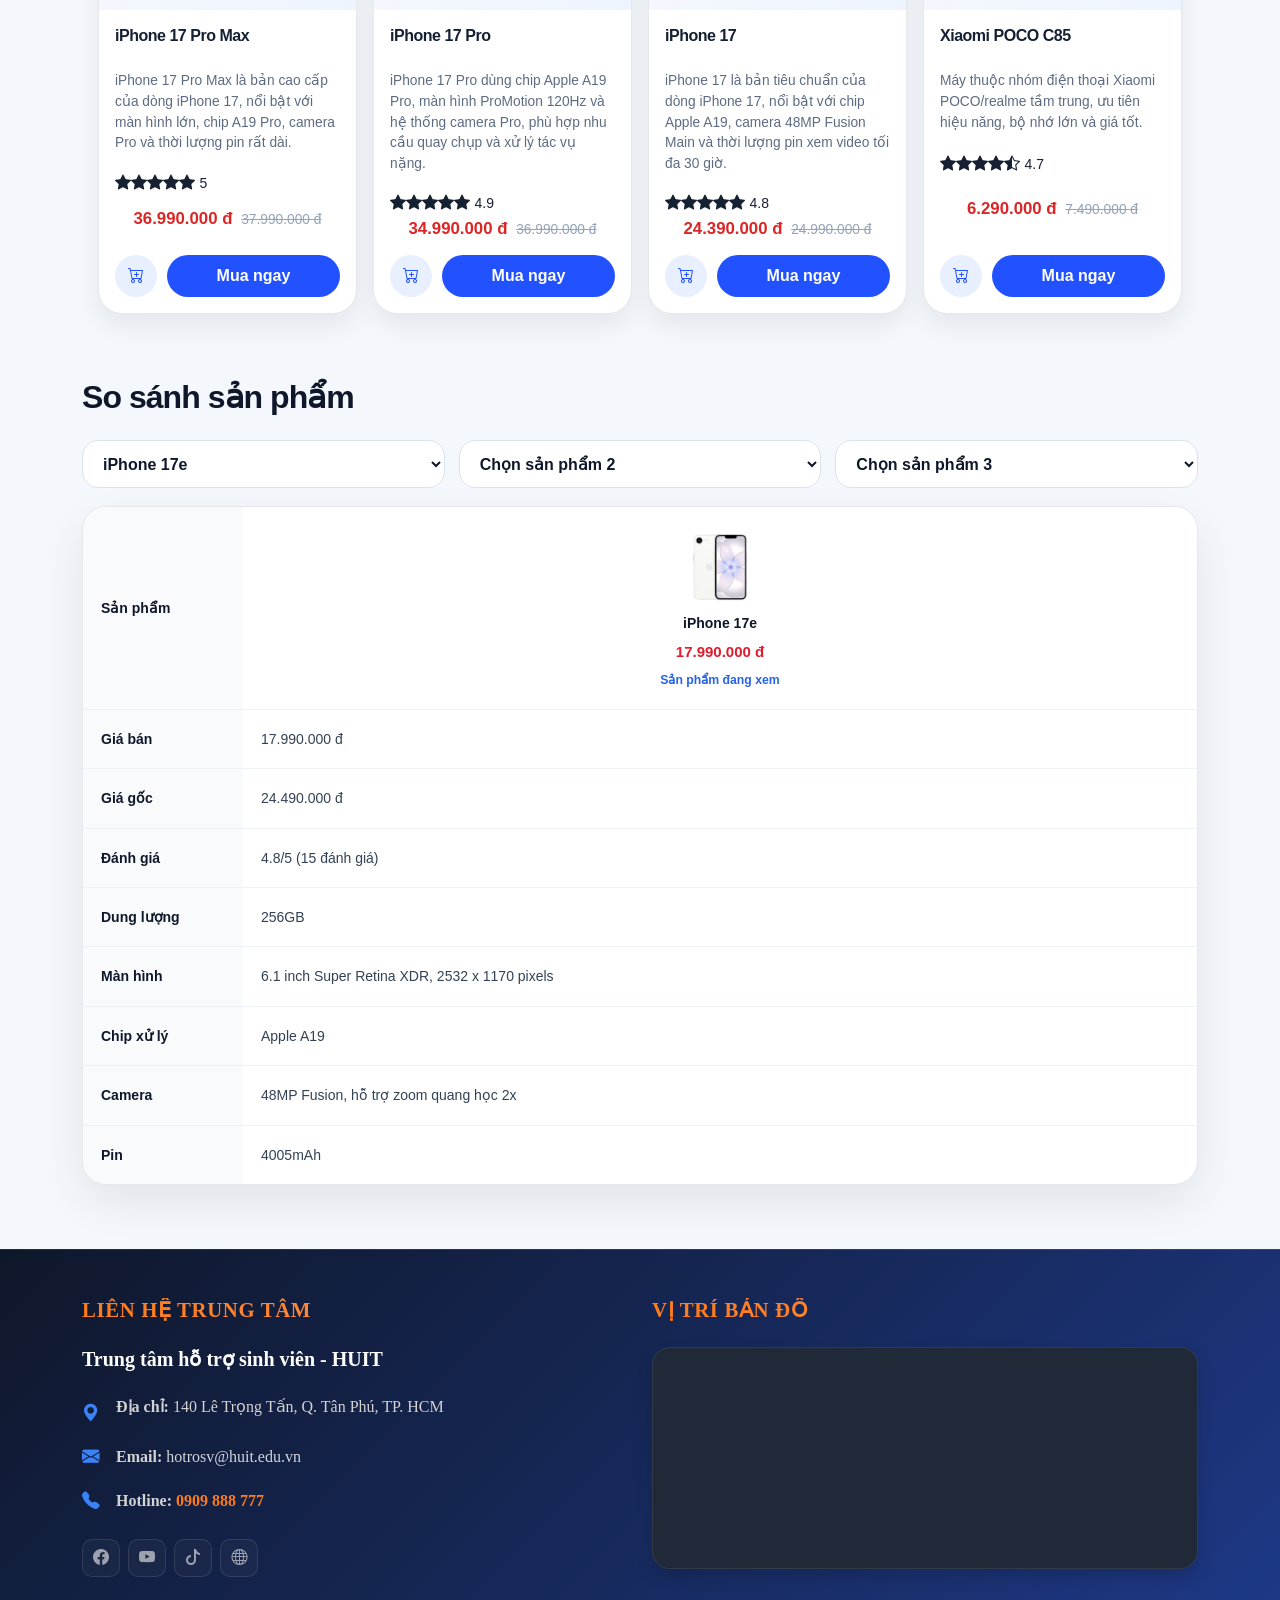
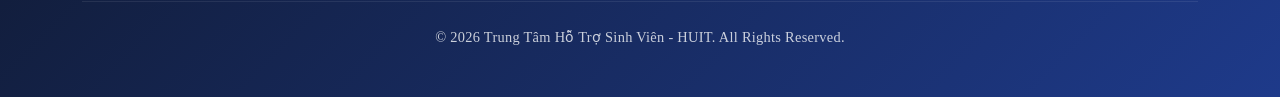
<file: product-detail.html>
<!doctype html>
<html lang="vi">
  <head>
    <meta charset="UTF-8" />
    <meta name="viewport" content="width=device-width, initial-scale=1" />
    <link rel="icon" type="image/png" href="./assets/img/logo.png" />
    <title>Chi tiết sản phẩm</title>
    <!-- Thu vien va stylesheet -->
    <link href="https://cdn.jsdelivr.net/npm/bootstrap@5.3.8/dist/css/bootstrap.min.css" rel="stylesheet" integrity="sha384-sRIl4kxILFvY47J16cr9ZwB07vP4J8+LH7qKQnuqkuIAvNWLzeN8tE5YBujZqJLB" crossorigin="anonymous" />
    <link rel="stylesheet" href="https://cdn.jsdelivr.net/npm/bootstrap-icons@1.13.1/font/bootstrap-icons.min.css" />
    <link rel="stylesheet" href="./assets/css/base.css" />
    <link rel="stylesheet" href="./assets/css/style.css" />
    <link rel="stylesheet" href="./assets/css/style-product-detail.css" />
  </head>
  <body>
    <!-- Thanh thong bao dau trang -->
    <div class="header-notification-bar py-2 text-light">
      <div class="container">
        <div class="d-flex flex-wrap justify-content-center justify-content-xl-between align-items-center gap-2 text-center text-xl-start">
          <p class="mb-0">Tuần lễ công nghệ mới: miễn phí giao nhanh nội thành và hỗ trợ trả góp 0%.</p>
          <div class="header-notification-icons d-flex flex-wrap justify-content-center gap-3">
            <span class="d-inline-flex align-items-center"><i class="bi bi-lightning-charge-fill"></i> Flash deal mỗi ngày</span>
            <span class="d-inline-flex align-items-center"><i class="bi bi-shield-check"></i> Bảo hành minh bạch</span>
            <span class="d-inline-flex align-items-center"><i class="bi bi-headset"></i> Hỗ trợ 24/7</span>
          </div>
        </div>
      </div>
    </div>

    <!-- Header chinh -->
    <header class="bg-white sticky-top shadow-sm">
      <!-- Header desktop -->
      <div class="d-none d-xl-block shadow-sm">
        <div class="row align-items-center justify-content-between">
          <div class="col-lg-2">
            <a href="./index.html" class="text-decoration-none">
              <img src="./assets/img/logo.png" alt="ĐH Công Thương" class="logo-img" style="max-width: 100%; height: auto" />
            </a>
          </div>

          <div class="col-lg-7">
            <form class="search-form d-none d-xl-flex align-items-center" role="search">
              <i class="bi bi-search flex-shrink-0"></i>
              <input type="search" class="form-control" placeholder="Tìm điện thoại..." />
              <button class="btn btn-accent" type="submit">Tìm</button>
            </form>
          </div>

          <div class="col-lg-3">
            <div class="header-notification-actions d-flex flex-wrap justify-content-evenly align-items-center gap-2 ms-0">
              <a href="./cart.html" class="header-action-button position-relative p-0 d-inline-flex justify-content-center align-items-center text-decoration-none">
                <i class="bi bi-cart2 fs-5"></i>
                <span class="header-action-badge position-absolute d-inline-flex justify-content-center align-items-center text-light" data-cart-count>0</span>
              </a>

              <a class="header-account-chip d-none d-md-inline-flex align-items-center justify-content-center text-decoration-none position-relative" href="./login.html">
                <i class="bi bi-person-circle fs-4 me-2"></i>
                <span class="overflow-hidden">Đăng Nhập</span>
              </a>
            </div>
          </div>
        </div>

        <nav class="nav-gradient w-100">
          <div class="container">
            <ul class="nav justify-content-center py-1 gap-4">
              <li class="nav-item"><a class="nav-link fs-5 text-white" href="./index.html#home">Trang chủ</a></li>
              <li class="nav-item"><a class="nav-link fs-5 text-white" href="./index.html#featured" data-filter-shortcut="phone">Điện thoại</a></li>
              <li class="nav-item"><a class="nav-link fs-5 text-white" href="./index.html#featured" data-filter-shortcut="tablet">Máy tính bảng</a></li>
              <li class="nav-item"><a class="nav-link fs-5 text-white" href="./index.html#featured" data-filter-shortcut="laptop">Laptop</a></li>
              <li class="nav-item"><a class="nav-link fs-5 text-white" href="./index.html#featured" data-filter-shortcut="accessory">Phụ kiện</a></li>
              <li class="nav-item"><a class="nav-link fs-5 text-white" href="./index.html#contact">Liên hệ</a></li>
              <li class="nav-item"><a class="nav-link fs-5 text-white" href="./index.html#flash-deal" data-filter-shortcut="all">Khuyến Mãi</a></li>
            </ul>
          </div>
        </nav>
      </div>

      <!-- Header mobile -->
      <div class="d-xl-none d-flex justify-content-between align-items-center px-3 py-2 w-100">
        <button class="btn border-0 p-0 fs-1 text-dark" type="button" data-bs-toggle="offcanvas" data-bs-target="#mobileMenu" aria-controls="mobileMenu" aria-label="Mở menu">
          <i class="bi bi-list"></i>
        </button>

        <a href="./index.html">
          <img src="./assets/img/logo.png" alt="ĐH Công Thương" height="50" />
        </a>

        <a href="./cart.html" class="header-action-button position-relative p-0 d-inline-flex justify-content-center align-items-center text-decoration-none">
          <i class="bi bi-cart2 fs-5"></i>
          <span class="header-action-badge position-absolute d-inline-flex justify-content-center align-items-center text-light" data-cart-count>0</span>
        </a>
      </div>

      <!-- Menu truot cho mobile -->
      <div class="offcanvas offcanvas-start" tabindex="-1" id="mobileMenu" aria-labelledby="mobileMenuLabel">
        <div class="offcanvas-header border-bottom">
          <h2 class="visually-hidden" id="mobileMenuLabel">Menu di động</h2>
          <img src="./assets/img/logo.png" alt="ĐH Công Thương" height="50" />
          <button type="button" class="btn-close shadow-none" data-bs-dismiss="offcanvas" aria-label="Close"></button>
        </div>

        <div class="offcanvas-body d-flex flex-column p-0">
          <ul class="nav flex-column fs-6">
            <li class="nav-item border-bottom"><a class="nav-link text-dark py-3 px-4 fw-medium" href="#featured" data-filter-shortcut="phone">ĐIỆN THOẠI</a></li>
            <li class="nav-item border-bottom"><a class="nav-link text-dark py-3 px-4 fw-medium" href="#featured" data-filter-shortcut="tablet">MÁY TÍNH BẢNG</a></li>
            <li class="nav-item border-bottom"><a class="nav-link text-dark py-3 px-4 fw-medium" href="#featured" data-filter-shortcut="laptop">LAPTOP</a></li>
            <li class="nav-item border-bottom"><a class="nav-link text-dark py-3 px-4 fw-medium" href="#featured" data-filter-shortcut="accessory">PHỤ KIỆN</a></li>
            <li class="nav-item border-bottom"><a class="nav-link text-dark py-3 px-4 fw-medium" href="#home">LIÊN HỆ</a></li>
            <li class="nav-item border-bottom"><a class="nav-link text-dark py-3 px-4 fw-medium" href="#featured" data-filter-shortcut="all">KHUYẾN MÃI</a></li>
          </ul>

          <div class="mt-2">
            <a href="#" class="nav-link text-dark py-3 px-4 d-flex align-items-center gap-2 fw-medium"><i class="bi bi-cart2 fs-5"></i> GIỎ HÀNG CỦA TÔI (<span data-cart-count>0</span>)</a>
            <a href="#" class="nav-link text-dark py-2 px-4 d-flex align-items-center gap-2 fw-medium"><i class="bi bi-heart fs-5"></i> YÊU THÍCH (<span data-wishlist-count>0</span>)</a>
          </div>

          <div class="mt-auto pt-4 border-top">
            <a href="./login.html" id="mobileLoginBtn" class="btn btn-dark w-100 rounded-0 d-flex align-items-center justify-content-center gap-2 py-2.5">
              <i class="bi bi-box-arrow-in-right"></i>
              <span>Đăng Nhập</span>
            </a>
          </div>
        </div>
      </div>
    </header>

    <!-- Chi tiết sản phẩm -->
    <main class="product-page">
      <div class="container">
        <!-- Breadcrumb -->
        <nav class="breadcrumb-wrap" aria-label="Đường dẫn sản phẩm">
          <a href="./index.html">Trang chủ</a>
          <i class="bi bi-chevron-right"></i>
          <a href="./index.html#featured" id="bc-category">Điện thoại</a>
          <i class="bi bi-chevron-right"></i>
          <a href="./index.html?category=phone&brand=iphone#productLineFilter" id="bc-brand">Hãng điện thoại</a>
          <i class="bi bi-chevron-right"></i>
          <span id="bc-name">Sản phẩm đang xem</span>
        </nav>
        <!-- Sản phẩm -->
        <section class="detail-shell" id="productDetail">
          <div class="row g-5 align-items-start">
            <div class="col-lg-5">
              <div class="gallery-wrap">
                <div class="main-img-box">
                  <img id="mainImg" src="" alt="" />
                </div>
                <div class="thumb-list" id="thumbList"></div>
              </div>
            </div>
            <!-- Thông tin sản phẩm -->
            <div class="col-lg-7">
              <div class="info-panel">
                <div class="product-brand" id="productBrand"></div>
                <h1 class="product-title" id="productName"></h1>
                <!-- Đánh giá sản phẩm -->
                <div class="rating-row">
                  <span class="stars" id="productStars"></span>
                  <strong id="productRating"></strong>
                  <span id="productReviewCount"></span>
                </div>
                <!-- Giá -->
                <div class="price-row">
                  <span class="price-tag" id="productPrice"></span>
                  <span class="original-price" id="productOldPrice"></span>
                  <span class="discount-badge" id="productDiscount"></span>
                </div>
                <!-- Chọn màu -->
                <div class="option-block">
                  <p class="option-label">MÀU SẮC: <strong id="selectedColor"></strong></p>
                  <div class="color-swatch-list" id="colorList"></div>
                </div>
                <!-- Chọn dung lượng -->
                <div class="option-block">
                  <p class="option-label">DUNG LƯỢNG: <strong id="selectedStorage"></strong></p>
                  <div class="capacity-list" id="storageList"></div>
                </div>
                <!-- Số lượng -->
                <div class="option-block">
                  <p class="option-label">SỐ LƯỢNG</p>
                  <div class="qty-box">
                    <button class="qty-btn" type="button" id="minusQty" aria-label="Giảm số lượng"><i class="bi bi-dash"></i></button>
                    <input id="qtyVal" class="qty-val" value="1" readonly aria-label="Số lượng sản phẩm" />
                    <button class="qty-btn" type="button" id="plusQty" aria-label="Tăng số lượng"><i class="bi bi-plus"></i></button>
                  </div>
                </div>
                <!-- Nút thao tác -->
                <div class="action-row">
                  <button class="btn-buy" type="button" id="buyNowBtn"><i class="bi bi-lightning-charge me-2"></i>Mua ngay</button>
                  <div class="mobile-action-row">
                    <button class="btn-cart" type="button" id="addCartBtn"><i class="bi bi-cart-plus me-2"></i>Thêm giỏ hàng</button>
                  </div>
                </div>
                <!-- Quyền lợi -->
                <div class="perks-strip">
                  <div class="perk-item">
                    <i class="bi bi-truck"></i>
                    <div>
                      <h4>Giao nhanh 2h</h4>
                      <p>Nội thành HCM</p>
                    </div>
                  </div>
                  <div class="perk-item">
                    <i class="bi bi-arrow-repeat"></i>
                    <div>
                      <h4>Đổi trả dễ dàng</h4>
                      <p>Trong 30 ngày</p>
                    </div>
                  </div>
                  <div class="perk-item">
                    <i class="bi bi-shield-check"></i>
                    <div>
                      <h4>Bảo hành chính hãng</h4>
                      <p>12 tháng tại TTBH</p>
                    </div>
                  </div>
                  <div class="perk-item">
                    <i class="bi bi-credit-card"></i>
                    <div>
                      <h4>Trả góp 0%</h4>
                      <p>Qua thẻ tín dụng</p>
                    </div>
                  </div>
                </div>
                <!-- Accordion thông tin sản phẩm -->
                <div class="accordion product-accordion" id="productAccordion">
                  <div class="accordion-item">
                    <h2 class="accordion-header">
                      <button class="accordion-button collapsed" type="button" data-bs-toggle="collapse" data-bs-target="#accDetails">
                        <img class="acc-thumb" id="detailThumb" src="" alt="" />
                        <span>Thông tin sản phẩm</span>
                      </button>
                    </h2>
                    <div id="accDetails" class="accordion-collapse collapse" data-bs-parent="#productAccordion">
                      <div class="accordion-body detail-text">
                        <ul id="detailList"></ul>
                      </div>
                    </div>
                  </div>
                  <!-- Thông số kỹ thuật -->
                  <div class="accordion-item">
                    <h2 class="accordion-header">
                      <button class="accordion-button collapsed" type="button" data-bs-toggle="collapse" data-bs-target="#accSpecs">
                        <img class="acc-thumb" id="specThumb" src="" alt="" />
                        <span>Thông số kỹ thuật</span>
                      </button>
                    </h2>
                    <div id="accSpecs" class="accordion-collapse collapse" data-bs-parent="#productAccordion">
                      <div class="accordion-body">
                        <table class="spec-table" id="specTable"></table>
                      </div>
                    </div>
                  </div>
                  <!-- Đánh giá của khách hàng -->
                  <div class="accordion-item">
                    <h2 class="accordion-header">
                      <button class="accordion-button collapsed" type="button" data-bs-toggle="collapse" data-bs-target="#accReviews">
                        <img class="acc-thumb" id="reviewThumb" src="" alt="" />
                        <span>Đánh giá khách hàng <span class="acc-badge" id="reviewBadge"></span></span>
                      </button>
                    </h2>
                    <div id="accReviews" class="accordion-collapse collapse" data-bs-parent="#productAccordion">
                      <div class="accordion-body" id="reviewList"></div>
                    </div>
                  </div>
                </div>
              </div>
            </div>
          </div>
        </section>
        <!-- Sản phẩm kiên quan -->
        <section class="related-section mt-5">
          <div class="section-heading">
            <h2>Sản phẩm liên quan</h2>
          </div>
          <div class="row g-3" id="relatedProducts"></div>
        </section>
        <!-- So sánh sản phẩm -->
        <section class="compare-section mt-5">
          <div class="section-heading">
            <h2>So sánh sản phẩm</h2>
          </div>
          <!-- Lựa chọn sản phẩm để so sánh -->
          <div class="compare-select-row">
            <select id="compareSelect1" class="compare-select" title="So sánh sản phẩm"></select>
            <select id="compareSelect2" class="compare-select" title="So sánh sản phẩm"></select>
            <select id="compareSelect3" class="compare-select" title="So sánh sản phẩm"></select>
          </div>
          <!-- Bảng so sánh -->
          <div class="compare-table-wrap">
            <table class="compare-table">
              <thead>
                <tr id="compareHead"></tr>
              </thead>
              <tbody id="compareBody"></tbody>
            </table>
          </div>
        </section>
      </div>
    </main>
    <!-- Toast thông báo -->
    <div id="toastBox" class="toast-box"></div>
    <!-- Footer -->
    <footer class="footer-modern py-5">
      <div class="container">
        <div class="row g-4 justify-content-between">
          <div class="col-12 col-md-6 col-lg-5">
            <div class="footer-contact-info">
              <h3 class="footer-heading mb-4 text-gradient-orange">Liên Hệ Trung Tâm</h3>
              <h4 class="h5 text-white mb-4 fw-bold">Trung tâm hỗ trợ sinh viên - HUIT</h4>

              <ul class="list-unstyled footer-contact-list">
                <li class="d-flex align-items-start mb-3">
                  <i class="bi bi-geo-alt-fill text-accent-blue me-3 mt-1"></i>
                  <span><strong>Địa chỉ:</strong> 140 Lê Trọng Tấn, Q. Tân Phú, TP. HCM</span>
                </li>
                <li class="d-flex align-items-center mb-3">
                  <i class="bi bi-envelope-fill text-accent-blue me-3"></i>
                  <span><strong>Email:</strong> <a href="mailto:hotrosv@huit.edu.vn" class="text-decoration-none text-footer-link">hotrosv@huit.edu.vn</a></span>
                </li>
                <li class="d-flex align-items-center mb-4">
                  <i class="bi bi-telephone-fill text-accent-blue me-3"></i>
                  <span><strong>Hotline:</strong> <a href="tel:0909888777" class="text-decoration-none text-footer-link fw-bold text-orange">0909 888 777</a></span>
                </li>
              </ul>

              <div class="footer-socials d-flex gap-2">
                <a href="#" class="social-icon-btn" aria-label="Facebook"><i class="bi bi-facebook"></i></a>
                <a href="#" class="social-icon-btn" aria-label="Youtube"><i class="bi bi-youtube"></i></a>
                <a href="#" class="social-icon-btn" aria-label="Tiktok"><i class="bi bi-tiktok"></i></a>
                <a href="#" class="social-icon-btn" aria-label="Globe"><i class="bi bi-globe"></i></a>
              </div>
            </div>
          </div>

          <div class="col-12 col-md-6 col-lg-6">
            <div class="footer-map-wrapper">
              <h3 class="footer-heading mb-4 text-gradient-orange">Vị Trí Bản Đồ</h3>
              <div class="map-container shadow">
                <iframe
                  src="https://www.google.com/maps/embed?pb=!1m18!1m12!1m3!1d3919.0673482314114!2d106.6237946776944!3d10.806153861869756!2m3!1f0!2f0!3f0!3m2!1i1024!2i768!4f13.1!3m3!1m2!1s0x31752be27d8b4f4d%3A0x92dcba2950430867!2zVHLGsOG7nW5nIMSQ4bqhaSBo4buNYyBDw7RuZyBUaMawxqFuZyBUUC4gSOG7kyBDaMOtIE1pbmggKEhVSVQp!5e0!3m2!1svi!2s!4v1778957899889!5m2!1svi!2s"
                  width="100%"
                  height="220"
                  allowfullscreen=""
                  loading="lazy"
                  class="footer-map-frame"
                  title="Bản đồ HUIT"
                ></iframe>
              </div>
            </div>
          </div>
        </div>

        <hr class="footer-divider my-4" />

        <div class="row">
          <div class="col-12 text-center">
            <p class="copyright-text mb-0 text-light">© 2026 Trung Tâm Hỗ Trợ Sinh Viên - HUIT. All Rights Reserved.</p>
          </div>
        </div>
      </div>
    </footer>
    <script src="./assets/js/cart-manager.js"></script>
    <script src="./assets/js/script-product-detail.js"></script>
    <script src="./assets/js/script.js"></script>
    <script src="https://cdn.jsdelivr.net/npm/bootstrap@5.3.8/dist/js/bootstrap.bundle.min.js" integrity="sha384-FKyoEForCGlyvwx9Hj09JcYn3nv7wiPVlz7YYwJrWVcXK/BmnVDxM+D2scQbITxI" crossorigin="anonymous"></script>
  </body>
</html>
</file>
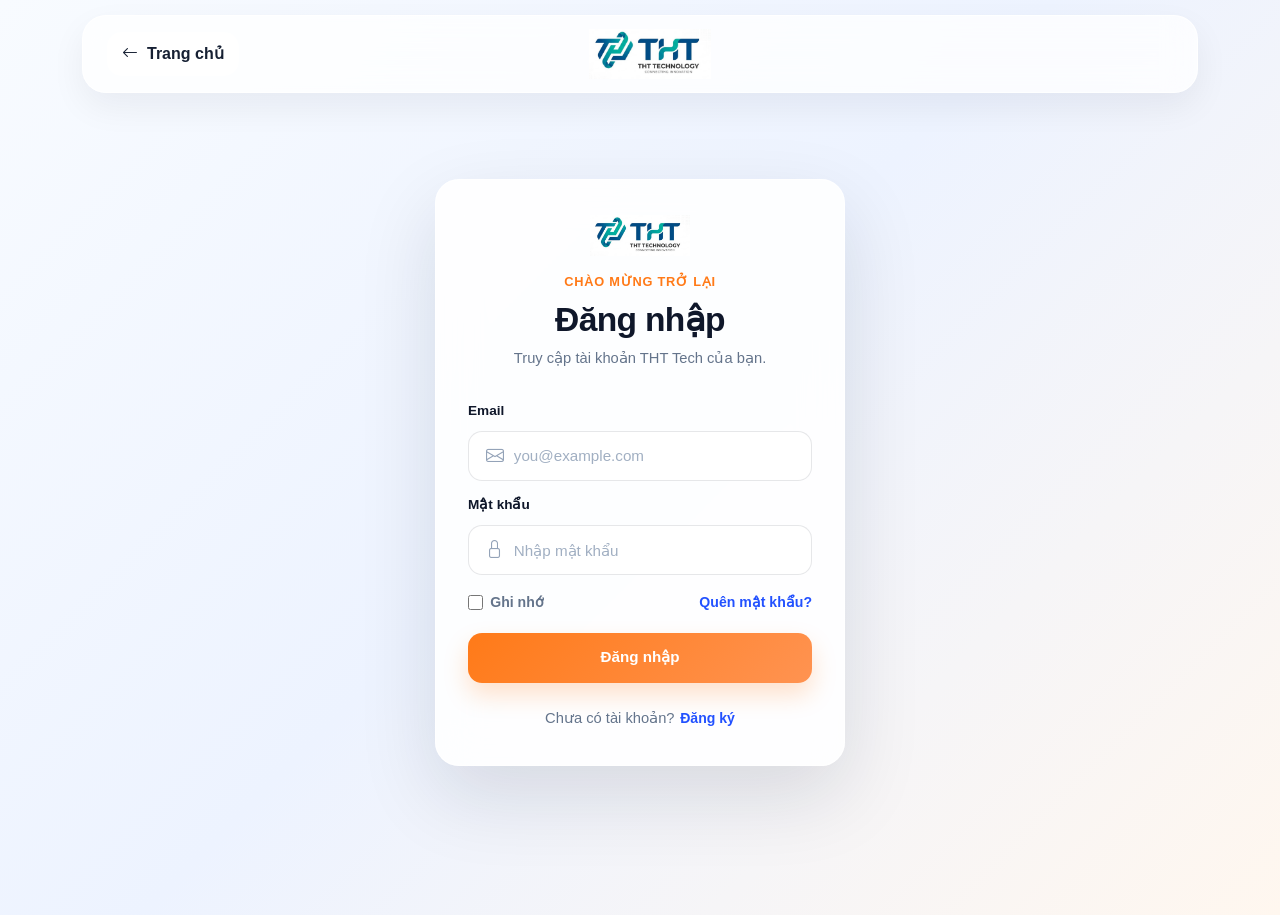
<file: profile.html>
<!doctype html>
<html lang="vi">
  <head>
    <meta charset="UTF-8" />
    <meta name="viewport" content="width=device-width, initial-scale=1.0" />
    <title>Tài khoản của tôi | THT - Tech</title>

    <link href="https://cdn.jsdelivr.net/npm/bootstrap@5.3.3/dist/css/bootstrap.min.css" rel="stylesheet" />
    <link rel="stylesheet" href="https://cdn.jsdelivr.net/npm/bootstrap-icons@1.11.3/font/bootstrap-icons.min.css" />

    <link rel="stylesheet" href="./assets/css/base.css" />
    <link rel="stylesheet" href="./assets/css/style-profile.css" />
  </head>
  <body>
    <header class="top-header container">
      <a href="./index.html" class="back-btn">
        <i class="bi bi-arrow-left"></i>
        <span>Trang chủ</span>
      </a>

      <a href="./index.html" class="brand-link">
        <img src="./assets/img/logo.png" alt="THT Tech" class="header-logo" />
      </a>

      <div class="header-spacer"></div>
    </header>

    <main class="profile-main">
      <div class="container py-4">
        <div class="row g-4 profile-layout-row">
          <div class="col-lg-4 col-xl-3 sidebar-scroll-area">
            <aside class="sidebar-wrapper">
              <div class="user-info-box">
                <div class="avatar-circle">
                  <img src="https://placehold.co/100x100/ffedd5/ff7a18?text=U" alt="Avatar" id="profileAvatarImg" />
                </div>
                <div class="user-details">
                  <h6 class="mb-1 fw-bold text-uppercase user-name-text" id="profileName">Account Name</h6>
                </div>
              </div>

              <div class="mobile-order-section mobile-only-block">
                <div class="section-header-sm">
                  <span class="fw-bold">Đơn hàng của tôi</span>
                  <a href="#" class="view-all-link-sm nav-trigger" data-trigger="#tab-orders">Xem tất cả <i class="bi bi-chevron-right"></i></a>
                </div>
                <div class="order-status-grid">
                  <a href="#" class="status-item nav-trigger" data-trigger="#tab-orders" data-sub-target="#order-processing">
                    <div class="status-icon">
                      <svg width="28" height="28" viewBox="0 0 28 28" fill="none" xmlns="http://www.w3.org/2000/svg">
                        <path
                          fill-rule="evenodd"
                          clip-rule="evenodd"
                          d="M13.9993 26.8327C21.0756 26.8327 26.8327 21.0756 26.8327 13.9993C26.8327 6.9231 21.0756 1.16602 13.9993 1.16602C10.6523 1.16602 7.54285 2.44561 5.17643 4.70427V1.9681C5.17643 1.52481 4.81763 1.16602 4.37435 1.16602C3.93106 1.16602 3.57227 1.52481 3.57227 1.9681V6.7806C3.57227 7.22388 3.93106 7.58268 4.37435 7.58268H9.18685C9.63013 7.58268 9.98893 7.22388 9.98893 6.7806C9.98893 6.33731 9.63013 5.97852 9.18685 5.97852H6.15979C8.24413 3.93026 11.0148 2.77018 13.9993 2.77018C20.1912 2.77018 25.2285 7.80753 25.2285 13.9993C25.2285 20.1912 20.1912 25.2285 13.9993 25.2285C7.80753 25.2285 2.77018 20.1912 2.77018 13.9993C2.77018 13.5561 2.41138 13.1973 1.9681 13.1973C1.52481 13.1973 1.16602 13.5561 1.16602 13.9993C1.16602 21.0756 6.9231 26.8327 13.9993 26.8327Z"
                          fill="#090D14"
                        ></path>
                        <path
                          fill-rule="evenodd"
                          clip-rule="evenodd"
                          d="M21 17.9609V11.1797C21 10.8655 20.8051 10.5844 20.5112 10.4739L14.4835 8.21348C14.3129 8.15019 14.1246 8.15019 13.9538 8.21348L7.926 10.4739C7.6324 10.5844 7.4375 10.8655 7.4375 11.1797V17.9609C7.4375 18.2751 7.6324 18.5562 7.926 18.6667L13.9538 20.9271C14.0392 20.9588 14.1291 20.9748 14.2187 20.9748C14.3084 20.9748 14.3983 20.9588 14.4837 20.9271L20.5115 18.6667C20.8051 18.5562 21 18.2751 21 17.9609ZM14.2187 12.6351L10.3366 11.1797L14.2187 9.7242L18.1009 11.1797L14.2187 12.6351ZM13.4653 19.1338L8.94444 17.4385V12.2672L13.4653 13.9625V19.1338ZM19.4931 12.2672V17.4385L14.9722 19.1338V13.9625L19.4931 12.2672Z"
                          fill="#DC2626"
                        ></path>
                      </svg>
                    </div>
                    <span>Đang xử lý</span>
                  </a>

                  <a href="#" class="status-item nav-trigger" data-trigger="#tab-orders" data-sub-target="#order-shipping">
                    <div class="status-icon">
                      <i class="bi bi-truck fs-4 text-dark" style="transform: scale(0.9)"></i>
                    </div>
                    <span>Đang giao hàng</span>
                  </a>

                  <a href="#" class="status-item nav-trigger" data-trigger="#tab-orders" data-sub-target="#order-completed">
                    <div class="status-icon">
                      <svg width="22" height="22" viewBox="0 0 22 22" fill="none" xmlns="http://www.w3.org/2000/svg">
                        <path
                          d="M18.5625 1.375H3.4375C2.30037 1.375 1.375 2.30037 1.375 3.4375V18.5625C1.375 19.6996 2.30037 20.625 3.4375 20.625H18.5625C19.6996 20.625 20.625 19.6996 20.625 18.5625V3.4375C20.625 2.30037 19.6996 1.375 18.5625 1.375ZM13.0632 2.75L13.0666 6.87775L13.0625 6.875L11.4125 5.6375C11.2901 5.54606 11.1451 5.5 11 5.5C10.8549 5.5 10.7099 5.54606 10.5875 5.6375L8.9375 6.875V2.75H13.0632ZM19.25 18.5625C19.25 18.9413 18.9413 19.25 18.5625 19.25H3.4375C3.05869 19.25 2.75 18.9413 2.75 18.5625V3.4375C2.75 3.05869 3.05869 2.75 3.4375 2.75H7.5625V6.875C7.5625 7.39956 7.854 7.8705 8.32288 8.10494C8.51881 8.20325 8.72919 8.25137 8.93887 8.25137C9.22969 8.25137 9.51844 8.15788 9.7625 7.975L11 7.04688L12.2375 7.975C12.6562 8.28988 13.2096 8.34006 13.6771 8.10494C14.146 7.8705 14.4375 7.39956 14.4375 6.875V2.75H18.5625C18.9413 2.75 19.25 3.05869 19.25 3.4375V18.5625Z"
                          fill="#090D14"
                          stroke="#090D14"
                          stroke-width="0.4"
                        ></path>
                        <path d="M7.69922 11.9004L10.0286 14.3004L14.2992 9.90039" stroke="#DC2626" stroke-width="1.5"></path>
                      </svg>
                    </div>
                    <span>Hoàn tất</span>
                  </a>
                </div>
              </div>

              <div class="sidebar-menu list-menu-mobile">
                <a href="#" class="nav-item active desktop-only-menu" data-target="#tab-overview">
                  <div class="nav-item-left"><i class="bi bi-house-door-fill"></i> <span>Tổng quan</span></div>
                  <i class="bi bi-chevron-right chevron-icon"></i>
                </a>
                <a href="#" class="nav-item desktop-only-menu" data-target="#tab-orders">
                  <div class="nav-item-left"><i class="bi bi-box-seam"></i> <span>Đơn hàng của tôi</span></div>
                  <i class="bi bi-chevron-right chevron-icon"></i>
                </a>
                <a href="#" class="nav-item" data-target="#tab-notifications">
                  <div class="nav-item-left"><i class="bi bi-bell"></i> <span>Thông báo của tôi</span></div>
                  <i class="bi bi-chevron-right chevron-icon"></i>
                </a>
              </div>

              <div class="points-card-wrapper mobile-points-wrapper">
                <div class="section-header-sm mobile-only-flex">
                  <span class="fw-bold">Khách hàng thân thiết</span>
                  <a href="#" class="view-all-link-sm nav-trigger" data-trigger="#tab-rules">Xem thể lệ <i class="bi bi-chevron-right"></i></a>
                </div>
                <div class="points-card">
                  <p class="mb-1 text-white fw-medium">Điểm thưởng của bạn</p>
                  <div class="d-flex align-items-center mb-1">
                    <div class="point-coin me-2">T</div>
                    <h3 class="mb-0 fw-bold text-white">0</h3>
                  </div>
                  <a href="#" class="text-white small text-decoration-none d-inline-flex align-items-center gap-1 nav-trigger desktop-rule-link" data-trigger="#tab-rules"> Xem thể lệ <i class="bi bi-chevron-right" style="font-size: 0.7rem"></i> </a>
                  <i class="bi bi-coin bg-icon"></i>
                </div>
              </div>

              <div class="sidebar-menu list-menu-mobile">
                <a href="#" class="nav-item" data-target="#tab-vouchers">
                  <div class="nav-item-left"><i class="bi bi-gift"></i> <span>Ưu đãi của tôi</span></div>
                  <i class="bi bi-chevron-right chevron-icon"></i>
                </a>
                <a href="#" class="nav-item" data-target="#tab-point-history">
                  <div class="nav-item-left"><i class="bi bi-clock-history"></i> <span>Lịch sử điểm thưởng</span></div>
                  <i class="bi bi-chevron-right chevron-icon"></i>
                </a>
                <a href="#" class="nav-item" data-target="#tab-address">
                  <div class="nav-item-left"><i class="bi bi-geo-alt"></i> <span>Sổ địa chỉ nhận hàng</span></div>
                  <i class="bi bi-chevron-right chevron-icon"></i>
                </a>
              </div>

              <div class="sidebar-menu mt-3 border-0 list-menu-mobile">
                <a href="#" id="logoutBtn" class="nav-item text-danger">
                  <div class="nav-item-left"><i class="bi bi-box-arrow-right"></i> <span>Đăng xuất</span></div>
                  <i class="bi bi-chevron-right chevron-icon"></i>
                </a>
              </div>
            </aside>
          </div>

          <div class="col-lg-8 col-xl-9 content-scroll-area">
            <div id="tab-overview" class="tab-pane active">
              <section class="content-block mb-4">
                <div class="section-header">
                  <h3 class="section-title">Đơn hàng gần đây</h3>
                  <a href="#" class="view-all-link nav-trigger" data-trigger="#tab-orders">Xem tất cả <i class="bi bi-chevron-right"></i></a>
                </div>
                <div class="empty-state py-4">
                  <i class="bi bi-box-seam text-muted" style="font-size: 3rem"></i>
                  <h5 class="mt-3 text-muted">Bạn chưa có đơn hàng nào gần đây</h5>
                  <p class="text-muted small">Các đơn hàng mới của bạn sẽ được hiển thị tại đây.</p>
                </div>
              </section>

              <section class="content-block mt-5">
                <div class="section-header">
                  <h3 class="section-title">Ưu đãi dành riêng cho bạn</h3>
                  <a href="#" class="view-all-link nav-trigger" data-trigger="#tab-vouchers">Xem tất cả <i class="bi bi-chevron-right"></i></a>
                </div>
                <div class="empty-state py-4">
                  <i class="bi bi-ticket-perforated text-muted" style="font-size: 3rem"></i>
                  <h5 class="mt-3 text-muted">Hiện chưa có mã ưu đãi nào</h5>
                  <p class="text-muted small">Hãy tiếp tục mua sắm để nhận thêm các ưu đãi độc quyền.</p>
                </div>
              </section>
            </div>

            <div id="tab-orders" class="tab-pane">
              <section class="content-block h-100">
                <div class="section-header border-bottom pb-3 mb-3 d-flex justify-content-between align-items-center">
                  <h3 class="section-title fs-5 mb-0">Đơn hàng của tôi</h3>
                </div>

                <div class="order-search-box mb-3">
                  <form action="#">
                    <input type="text" placeholder="Tìm theo tên đơn, mã đơn hoặc tên sản phẩm" class="form-control py-2 ps-3 pe-5" />
                    <i class="bi bi-search fs-5"></i>
                  </form>
                </div>

                <div class="fpt-tabs-wrapper mb-4 border-bottom">
                  <div class="fpt-tabs">
                    <button class="fpt-tab-item active" data-target-pane="#order-all">Tất cả</button>
                    <button class="fpt-tab-item" data-target-pane="#order-processing">Đang xử lý</button>
                    <button class="fpt-tab-item" data-target-pane="#order-shipping">Đang giao</button>
                    <button class="fpt-tab-item" data-target-pane="#order-completed">Hoàn tất</button>
                    <button class="fpt-tab-item" data-target-pane="#order-cancelled">Đã hủy</button>
                    <button class="fpt-tab-item" data-target-pane="#order-returned">Trả hàng</button>
                  </div>
                </div>

                <div class="fpt-panes-container">
                  <div id="order-all" class="fpt-pane active">
                    <div class="empty-state py-5 border-0 bg-transparent text-center">
                      <i class="bi bi-box2 text-muted opacity-50" style="font-size: 4rem"></i>
                      <h5 class="mt-3 text-dark fw-bold">Chưa có đơn hàng nào</h5>
                      <p class="text-muted small">Tất cả đơn hàng của bạn sẽ hiển thị ở đây.</p>
                    </div>
                  </div>

                  <div id="order-processing" class="fpt-pane">
                    <div class="empty-state py-5 border-0 bg-transparent text-center">
                      <i class="bi bi-hourglass-split text-muted opacity-50" style="font-size: 4rem"></i>
                      <h5 class="mt-3 text-dark fw-bold">Không có đơn hàng đang xử lý</h5>
                    </div>
                  </div>

                  <div id="order-shipping" class="fpt-pane">
                    <div class="empty-state py-5 border-0 bg-transparent text-center">
                      <i class="bi bi-truck text-muted opacity-50" style="font-size: 4rem"></i>
                      <h5 class="mt-3 text-dark fw-bold">Không có đơn hàng đang giao</h5>
                    </div>
                  </div>

                  <div id="order-completed" class="fpt-pane">
                    <div class="empty-state py-5 border-0 bg-transparent text-center">
                      <i class="bi bi-check-circle text-muted opacity-50" style="font-size: 4rem"></i>
                      <h5 class="mt-3 text-dark fw-bold">Không có đơn hàng hoàn tất</h5>
                    </div>
                  </div>

                  <div id="order-cancelled" class="fpt-pane">
                    <div class="empty-state py-5 border-0 bg-transparent text-center">
                      <i class="bi bi-x-circle text-muted opacity-50" style="font-size: 4rem"></i>
                      <h5 class="mt-3 text-dark fw-bold">Không có đơn hàng đã hủy</h5>
                    </div>
                  </div>

                  <div id="order-returned" class="fpt-pane">
                    <div class="empty-state py-5 border-0 bg-transparent text-center">
                      <i class="bi bi-arrow-return-left text-muted opacity-50" style="font-size: 4rem"></i>
                      <h5 class="mt-3 text-dark fw-bold">Không có đơn hàng trả lại</h5>
                    </div>
                  </div>
                </div>
              </section>
            </div>

            <div id="tab-notifications" class="tab-pane">
              <section class="content-block h-100">
                <div class="section-header border-bottom pb-3 mb-4 d-flex justify-content-between align-items-center">
                  <h3 class="section-title fs-5 mb-0">Thông báo của tôi</h3>
                </div>

                <div class="notification-list" id="notificationListContainer"></div>

                <div class="text-center mt-4" id="loadMoreNotifContainer">
                  <button id="loadMoreNotifBtn" class="btn btn-outline-dark px-4 py-2 fw-bold" style="border-width: 2px">Xem thêm thông báo <i class="bi bi-chevron-down ms-1"></i></button>
                </div>
              </section>
            </div>

            <div id="tab-vouchers" class="tab-pane">
              <section class="content-block h-100">
                <div class="section-header pb-3 mb-0 d-flex align-items-center">
                  <h3 class="section-title fs-5 mb-0">Ưu đãi của tôi</h3>
                </div>

                <div class="fpt-tabs-wrapper border-bottom mb-4 bg-white">
                  <div class="fpt-tabs w-100">
                    <button class="fpt-tab-item active w-100 text-center" style="color: var(--ht-red); border-bottom-color: var(--ht-red)"><i class="bi bi-ticket-perforated"></i> Voucher</button>
                  </div>
                </div>

                <div class="px-2">
                  <h6 class="fw-bold mb-3 text-dark fs-6">Voucher của bạn</h6>
                  <div class="d-flex gap-2 overflow-auto pb-2" style="scrollbar-width: none">
                    <button class="voucher-filter-btn active" data-status="unused">Chưa sử dụng</button>
                    <button class="voucher-filter-btn" data-status="used">Đã sử dụng</button>
                    <button class="voucher-filter-btn" data-status="expired">Hết hạn</button>
                  </div>
                  <div id="voucherList" class="mt-4"></div>
                </div>
              </section>
            </div>

            <div id="tab-point-history" class="tab-pane">
              <section class="content-block h-100">
                <div class="section-header border-bottom pb-3 mb-0">
                  <h3 class="section-title fs-5 mb-0">Lịch sử điểm thưởng</h3>
                </div>
                <div class="fpt-tabs-wrapper border-bottom mb-4 bg-white">
                  <div class="fpt-tabs w-100 justify-content-between">
                    <button class="fpt-tab-item active flex-fill text-center" data-target-pane="#point-all">Tất cả</button>
                    <button class="fpt-tab-item flex-fill text-center" data-target-pane="#point-earned">Đã tích điểm</button>
                    <button class="fpt-tab-item flex-fill text-center" data-target-pane="#point-used">Đã sử dụng</button>
                  </div>
                </div>

                <div class="fpt-panes-container">
                  <div id="point-all" class="fpt-pane active">
                    <div class="empty-state py-5 border-0 bg-transparent text-center">
                      <i class="bi bi-clock-history text-muted opacity-50" style="font-size: 4rem"></i>
                      <h5 class="mt-3 text-dark fw-bold">Chưa có lịch sử điểm</h5>
                    </div>
                  </div>

                  <div id="point-earned" class="fpt-pane">
                    <div class="empty-state py-5 border-0 bg-transparent text-center">
                      <i class="bi bi-plus-circle-dotted text-muted opacity-50" style="font-size: 4rem"></i>
                      <h5 class="mt-3 text-dark fw-bold">Chưa có lịch sử tích điểm</h5>
                    </div>
                  </div>

                  <div id="point-used" class="fpt-pane">
                    <div class="empty-state py-5 border-0 bg-transparent text-center">
                      <i class="bi bi-dash-circle-dotted text-muted opacity-50" style="font-size: 4rem"></i>
                      <h5 class="mt-3 text-dark fw-bold">Chưa có lịch sử sử dụng điểm</h5>
                    </div>
                  </div>
                </div>
              </section>
            </div>

            <div id="tab-rules" class="tab-pane">
              <section class="content-block h-100">
                <div class="section-header border-bottom pb-3 mb-4">
                  <h3 class="section-title">Thể lệ chương trình THT Rewards</h3>
                </div>

                <div class="p-3">
                  <p class="text-muted mb-4">
                    Chào mừng bạn đến với <strong>THT Rewards</strong> - Chương trình khách hàng thân thiết được thiết kế riêng dành cho các tín đồ công nghệ tại THT Tech. Với mỗi giao dịch thành công, bạn không chỉ sở hữu thiết bị ưng ý mà còn tích lũy điểm số để đổi lấy hàng ngàn ưu đãi đặc quyền.
                  </p>
                </div>
              </section>
            </div>

            <div id="tab-address" class="tab-pane">
              <section class="content-block h-100">
                <div class="section-header border-bottom pb-3 mb-4 d-flex justify-content-between align-items-center">
                  <h3 class="section-title fs-5 mb-0">Sổ địa chỉ nhận hàng</h3>
                  <button class="btn btn-danger-custom btn-sm d-none" id="topAddAddressBtn"><i class="bi bi-plus-lg me-1"></i>Thêm địa chỉ mới</button>
                </div>

                <div class="empty-state py-5" id="addressEmptyState">
                  <i class="bi bi-geo-alt text-muted" style="font-size: 3rem"></i>
                  <h5 class="mt-3 text-muted">Chưa có địa chỉ nào được lưu</h5>
                  <button class="btn btn-outline-danger-custom mt-3" id="emptyAddAddressBtn"><i class="bi bi-plus-lg me-1"></i>Thêm địa chỉ mới</button>
                </div>

                <div id="addressListContainer" class="d-none"></div>
              </section>
            </div>
          </div>
        </div>
      </div>

      <div id="logoutModalOverlay" class="custom-modal-overlay">
        <div class="custom-modal-box">
          <button class="custom-modal-close" id="closeModalIcon" aria-label="Đóng">
            <i class="bi bi-x-lg"></i>
          </button>
          <div class="custom-modal-content">
            <img src="./assets/img/logout.webp" alt="Đăng xuất" class="custom-modal-img" />
            <h4 class="custom-modal-title">Đăng xuất</h4>
            <p class="custom-modal-desc">Bạn sẽ không nhận được đặc quyền<br />riêng dành cho thành viên</p>
            <div class="custom-modal-actions">
              <button class="btn btn-danger-custom w-100" id="cancelLogoutBtn">Đóng</button>
              <button class="btn btn-outline-danger-custom w-100" id="confirmLogoutBtn">Đăng xuất</button>
            </div>
          </div>
        </div>
      </div>

      <div id="deleteAddressModalOverlay" class="custom-modal-overlay">
        <div class="custom-modal-box">
          <button class="custom-modal-close" id="closeDeleteModalIcon" aria-label="Đóng">
            <i class="bi bi-x-lg"></i>
          </button>
          <div class="custom-modal-content">
            <i class="bi bi-trash text-danger mb-3 d-block" style="font-size: 4rem"></i>

            <h4 class="custom-modal-title">Xóa địa chỉ</h4>
            <p class="custom-modal-desc">Bạn có chắc chắn muốn xóa địa chỉ này?<br />Hành động này không thể hoàn tác.</p>

            <div class="custom-modal-actions">
              <button class="btn btn-danger-custom w-100" id="cancelDeleteBtn">Không</button>
              <button class="btn btn-outline-danger-custom w-100" id="confirmDeleteBtn">Xóa</button>
            </div>
          </div>
        </div>
      </div>

      <div id="addressModalOverlay" class="custom-modal-overlay">
        <div class="address-modal-box">
          <h4 class="fw-bold mb-1">Địa chỉ mới</h4>
          <p class="text-muted small mb-4">Để đặt hàng, vui lòng thêm địa chỉ nhận hàng</p>

          <form id="addressForm">
            <div class="row g-3 mb-3">
              <div class="col-md-6">
                <input type="text" class="form-control form-control-custom" id="addrName" placeholder="Họ và tên" required />
              </div>
              <div class="col-md-6">
                <input type="tel" class="form-control form-control-custom" id="addrPhone" placeholder="Số điện thoại" pattern="[0-9]{10,11}" required />
              </div>
            </div>

            <div class="mb-3">
              <input type="text" class="form-control form-control-custom" id="addrRegion" placeholder="Tỉnh/Thành phố, Quận/Huyện, Phường/Xã" required />
            </div>

            <div class="mb-4">
              <textarea class="form-control form-control-custom" id="addrDetail" rows="2" placeholder="Địa chỉ cụ thể (Số nhà, tên đường...)" required></textarea>
            </div>

            <div class="mb-4">
              <label class="form-label text-muted small d-block mb-2">Loại địa chỉ:</label>
              <div class="d-flex gap-2">
                <button type="button" class="btn btn-outline-secondary address-type-btn active" data-type="Nhà Riêng">Nhà Riêng</button>
                <button type="button" class="btn btn-outline-secondary address-type-btn" data-type="Văn Phòng">Văn Phòng</button>
              </div>
            </div>

            <div class="form-check mb-4 d-flex align-items-center">
              <input class="form-check-input me-2 mt-0" type="checkbox" value="" id="addrDefault" />
              <label class="form-check-label text-dark" for="addrDefault"> Đặt làm địa chỉ mặc định </label>
            </div>

            <div class="d-flex justify-content-end gap-2 mt-2">
              <button type="button" class="btn btn-light border px-4" id="cancelAddressBtn">Trở Lại</button>
              <button type="submit" class="btn btn-danger-custom px-4">Hoàn thành</button>
            </div>
          </form>
        </div>
      </div>

      <div class="modal fade" id="orderDetailModal" tabindex="-1" aria-labelledby="orderDetailModalLabel" aria-hidden="true">
        <div class="modal-dialog modal-dialog-centered modal-lg">
          <div class="modal-content rounded-4 border-0 shadow">
            <div class="modal-header border-bottom bg-light rounded-top-4">
              <h5 class="modal-title fw-bold" id="orderDetailModalLabel">Chi tiết đơn hàng</h5>
              <button type="button" class="btn-close shadow-none" data-bs-dismiss="modal" aria-label="Đóng"></button>
            </div>
            <div class="modal-body p-4" id="orderDetailContent"></div>
            <div class="modal-footer border-top bg-light rounded-bottom-4">
              <button type="button" class="btn btn-secondary px-4 rounded-3" data-bs-dismiss="modal">Đóng</button>
            </div>
          </div>
        </div>
      </div>
    </main>

    <script src="https://cdn.jsdelivr.net/npm/bootstrap@5.3.3/dist/js/bootstrap.bundle.min.js"></script>
    <script src="./assets/js/cart-manager.js"></script>
    <script src="./assets/js/script-profile.js"></script>
  </body>
</html>
</file>
<file: assets/css/base.css>
/* Bien giao dien dung chung */
:root {
  --font-body: "Plus Jakarta Sans", sans-serif;
  --font-heading: "Space Grotesk", sans-serif;
  --font-footer: "Times New Roman", Times, serif;
  --brand-dark: #0f172a;
  --brand-blue: #2251ff;
  --brand-blue-soft: #e8efff;
  --brand-orange: #ff7a18;
  --brand-orange-soft: #fff1e7;
  --brand-green: #10b981;
  --text-main: #162033;
  --text-sub: #5d6b82;
  --border-soft: rgba(22, 32, 51, 0.1);
  --shadow-lg: 0 30px 70px rgba(15, 23, 42, 0.14);
  --shadow-md: 0 18px 35px rgba(15, 23, 42, 0.08);
  --radius-xl: 32px;
}

/* Cau hinh mac dinh cua trang */
html {
  scroll-behavior: smooth;
  scroll-padding-top: 110px;
}

body {
  overflow-x: hidden;
  color: var(--text-main);
  font-family: var(--font-body);
  line-height: 1.6;
  background: radial-gradient(circle at top left, rgba(34, 81, 255, 0.1), transparent 30%), radial-gradient(circle at top right, rgba(255, 122, 24, 0.12), transparent 25%), #f4f7fb;
}

footer {
  font-family: var(--font-footer);
}

*,
*::before,
*::after {
  box-sizing: border-box;
}

main h1,
main h2,
main h3,
main h4,
main h5,
main h6 {
  font-family: var(--font-heading);
  letter-spacing: -0.03em;
}

img {
  display: block;
  max-width: 100%;
}

/* Thanh phan duoc dung lai o nhieu khu vuc */
.btn {
  padding: 0.78rem 1.35rem;
  border-radius: 999px;
  font-weight: 600;
}

.btn-outline-dark {
  border-width: 1.5px;
}

.section-space {
  padding: 5.5rem 0;
}

.category-pill strong,
.category-pill small,
.product-name,
.product-desc {
  overflow-wrap: anywhere;
  word-break: break-word;
}

.section-soft {
  background: linear-gradient(180deg, rgba(232, 239, 255, 0.65), rgba(255, 255, 255, 0.95)), #fff;
}

.eyebrow {
  display: inline-flex;
  align-items: center;
  gap: 0.55rem;
  padding: 0.5rem 0.95rem;
  border-radius: 999px;
  color: var(--brand-blue);
  font-size: 0.85rem;
  font-weight: 700;
  letter-spacing: 0.08em;
  text-transform: uppercase;
  background: rgba(34, 81, 255, 0.08);
}

.section-heading {
  max-width: 700px;
}

[data-reveal] {
  opacity: 0;
  transform: translateY(28px);
  transition:
    opacity 0.75s ease,
    transform 0.75s ease;
}

[data-reveal].is-visible {
  opacity: 1;
  transform: translateY(0);
}

/* Nut nhan chinh cua giao dien */
.btn-accent {
  padding: 0.5rem 1.5rem;
  border: none;
  border-radius: 999px;
  color: #fff;
  font-weight: 600;
  background: linear-gradient(135deg, var(--brand-orange), #ff9351);
  box-shadow: 0 4px 15px rgba(255, 122, 24, 0.3);
  transition: all 0.3s ease;
}

.btn-accent:hover {
  transform: scale(1.05);
  box-shadow: 0 6px 20px rgba(255, 122, 24, 0.4);
}

.section-muted {
  background: #fff;
}

/* Toast animations for modal */
@keyframes slideIn {
  from {
    transform: translateX(400px);
    opacity: 0;
  }
  to {
    transform: translateX(0);
    opacity: 1;
  }
}

@keyframes slideOut {
  from {
    transform: translateX(0);
    opacity: 1;
  }
  to {
    transform: translateX(400px);
    opacity: 0;
  }
}

@keyframes toastSlide {
  from {
    opacity: 0;
    transform: translateX(40px);
  }

  to {
    opacity: 1;
    transform: translateX(0);
  }
}

/* Toast notification styles */
.toast-box {
  position: fixed;
  top: 90px;
  right: 32px;
  z-index: 9999;
}

.toast-message {
  min-width: 360px;
  max-width: 420px;
  display: flex;
  align-items: center;
  gap: 14px;
  padding: 18px 22px;
  border-radius: 22px;
  background: white;
  box-shadow: var(--shadow-md);
  animation: toastSlide 0.25s ease;
}

.toast-message.success {
  border-left: 6px solid var(--brand-green);
}

.toast-message.error {
  border-left: 6px solid #ef4444;
}

.toast-message.success i {
  color: var(--brand-green);
}

.toast-message.error i {
  color: #ef4444;
}

.toast-message i {
  font-size: 1.35rem;
}

.toast-message strong {
  display: block;
  font-weight: 900;
}

.toast-message span {
  color: var(--text-sub);
  font-size: 0.9rem;
}

.toast-close {
  margin-left: auto;
  border: 0;
  background: transparent;
  color: var(--text-sub);
  font-size: 1.4rem;
  cursor: pointer;
}
</file>
<file: assets/css/style.css>
/* Thanh thong bao dau trang */
.header-notification-bar {
  font-size: 0.92rem;
  background: linear-gradient(90deg, #0f172a, #19376d);
}

.header-notification-icons span {
  gap: 0.4rem;
  opacity: 0.86;
}

/* Header desktop */
.logo-img {
  object-fit: contain;
}

.search-form {
  gap: 0.75rem;
  min-width: 0;
  padding: 0.35rem 0.35rem 0.35rem 1rem;
  border: 1px solid var(--border-soft);
  border-radius: 999px;
  background: rgba(255, 255, 255, 0.9);
  box-shadow: 0 10px 25px rgba(15, 23, 42, 0.05);
}

.search-form.d-none.d-xl-flex {
  flex: 0 1 360px;
  margin-left: auto;
}

.search-form i {
  color: var(--text-sub);
}

.search-form .form-control {
  min-width: 0;
  padding-left: 0;
  border: none;
  background: transparent;
  box-shadow: none;
}

.search-form .form-control::placeholder {
  color: #96a1b3;
}

.header-notification-actions {
  flex: 0 0 auto;
  gap: 0.75rem;
}

.header-action-button,
.header-account-chip {
  gap: 0.55rem;
  min-width: 50px;
  height: 50px;
  border: 1px solid var(--border-soft);
  border-radius: 999px;
  color: var(--text-main);
  background: rgba(255, 255, 255, 0.94);
  transition:
    transform 0.25s ease,
    box-shadow 0.25s ease,
    border-color 0.25s ease;
}

.header-action-button {
  width: 50px;
}

.header-account-chip {
  max-width: 100%;
  padding: 0 1rem;
}

.header-account-chip span {
  text-overflow: ellipsis;
  white-space: nowrap;
}

.header-action-button i,
.header-account-chip i {
  font-size: 1.15rem;
}

.header-action-button:hover,
.header-account-chip:hover {
  transform: translateY(-2px);
  border-color: rgba(34, 81, 255, 0.28);
  box-shadow: 0 16px 24px rgba(15, 23, 42, 0.08);
}

.header-action-badge {
  top: 2px;
  right: 2px;
  min-width: 22px;
  height: 22px;
  padding: 0 0.35rem;
  border-radius: 999px;
  font-size: 0.72rem;
  font-weight: 700;
  background: var(--brand-orange);
}

/* Menu dieu huong desktop va mobile */
.nav-gradient {
  background: linear-gradient(135deg, #0f172a 0%, #1e3a8a 100%);
  border-bottom: 0 solid rgba(255, 255, 255, 0.05);
}

@property --draw-angle {
  syntax: "<angle>";
  initial-value: 0deg;
  inherits: false;
}

header nav .nav-link {
  position: relative;
  z-index: 1;
  display: inline-block;
  padding: 8px 16px;
  border-radius: 10px;
  color: #ffffff;
  font-weight: 400;
  text-decoration: none;
  background: transparent;
}

header nav .nav-link::before {
  content: "";
  position: absolute;
  inset: 0;
  z-index: -1;
  border: 2px solid transparent;
  border-radius: inherit;
  background: conic-gradient(from -90deg, #00f7ff var(--draw-angle), transparent var(--draw-angle)) border-box;
  pointer-events: none;
  transition: --draw-angle 0.8s ease-in-out;
  --draw-angle: 0deg;
  -webkit-mask:
    linear-gradient(white, white) padding-box,
    linear-gradient(white, white);
  -webkit-mask-composite: destination-out;
  mask:
    linear-gradient(white, white) padding-box,
    linear-gradient(white, white);
  mask-composite: exclude;
}

header nav .nav-link:hover::before {
  --draw-angle: 360deg;
}

header nav .nav-link:hover {
  color: #00f7ff !important;
  transition: color 0.3s ease;
}

/* Khu vuc hero */
.hero-section {
  position: relative;
  overflow: hidden;
  padding: 4.6rem 0 7rem;
}

.hero-section::before {
  content: "";
  position: absolute;
  inset: 0;
  background: linear-gradient(125deg, rgba(34, 81, 255, 0.07), transparent 46%), linear-gradient(315deg, rgba(255, 122, 24, 0.08), transparent 40%);
  pointer-events: none;
}

.hero-section .eyebrow {
  flex-wrap: nowrap;
  max-width: 100%;
  white-space: nowrap;
}

.hero-title {
  margin: 1.2rem 0;
  font-size: clamp(2.5rem, 5vw, 4.5rem);
  line-height: 1.02;
}

.hero-text {
  max-width: 580px;
  margin-bottom: 1.75rem;
  color: var(--text-sub);
  font-size: 1.05rem;
}

.hero-actions {
  display: flex;
  flex-wrap: wrap;
  gap: 1rem;
  margin-bottom: 2rem;
}

.stats-grid .stat-card {
  height: 100%;
}

.stat-card {
  padding: 1.25rem 1.3rem;
  border: 1px solid rgba(255, 255, 255, 0.88);
  border-radius: 22px;
  background: rgba(255, 255, 255, 0.88);
  box-shadow: var(--shadow-md);
}

.stat-card strong {
  display: block;
  margin-bottom: 0.4rem;
  font-size: 2rem;
  line-height: 1;
}

.stat-card span {
  color: var(--text-sub);
  font-weight: 500;
}

.hero-visual {
  position: relative;
}

.hero-carousel {
  position: relative;
  display: grid;
  place-items: center;
  min-height: 490px;
  overflow: hidden;
  border-radius: 36px;
  background: radial-gradient(circle at top, rgba(255, 255, 255, 0.14), transparent 38%), linear-gradient(145deg, #14213d, #203a74);
  box-shadow: var(--shadow-lg);
}

.hero-carousel::after {
  content: "";
  position: absolute;
  inset: 0;
  background: linear-gradient(180deg, rgba(15, 23, 42, 0.15), rgba(15, 23, 42, 0.76));
}

.hero-carousel img {
  width: 100%;
  height: 490px;
  object-fit: cover;
  object-position: center;
}

.hero-banner-single {
  position: relative;
  overflow: hidden;
  border-radius: 36px;
}

.hero-banner-single::before {
  content: "";
  position: absolute;
  inset: 0;
  z-index: 1;
  background: linear-gradient(90deg, rgba(15, 23, 42, 0.74) 0%, rgba(15, 23, 42, 0.42) 38%, rgba(15, 23, 42, 0.12) 100%);
  pointer-events: none;
}

.hero-slide-content {
  position: absolute;
  right: 2rem;
  bottom: 2rem;
  z-index: 2;
  color: #fff;
}

.hero-slide-content span {
  display: inline-flex;
  margin-bottom: 0.9rem;
  font-size: 0.8rem;
  font-weight: 700;
  letter-spacing: 0.1em;
  text-transform: uppercase;
  opacity: 0.82;
}

.hero-slide-content h2 {
  max-width: 460px;
  margin-bottom: 0.65rem;
  font-size: clamp(1.6rem, 2.4vw, 2.4rem);
}

.hero-slide-content-safe {
  position: absolute;
  top: 2rem;
  left: 2rem;
  z-index: 3;
  width: min(320px, calc(100% - 270px));
  min-width: 220px;
  padding: 1rem 1.1rem;
  border-radius: 20px;
  background: rgba(15, 23, 42, 0.42);
  backdrop-filter: blur(8px);
}

.hero-slide-content-safe h2 {
  max-width: none;
  margin-bottom: 0;
  line-height: 1.25;
}

.floating-card {
  position: absolute;
  z-index: 4;
  display: flex;
  align-items: center;
  gap: 0.9rem;
  min-width: 220px;
  padding: 1rem 1.05rem;
  border-radius: 22px;
  box-shadow: var(--shadow-md);
}

.floating-card strong {
  display: block;
  font-size: 1rem;
}

.floating-card p {
  color: inherit;
  font-size: 0.88rem;
  opacity: 0.82;
}

.floating-card-dark {
  left: -1rem;
  bottom: 1rem;
  max-width: 220px;
  color: #fff;
  background: linear-gradient(135deg, #111827, #223a70);
}

.floating-card-light {
  top: 1rem;
  right: -1rem;
  max-width: 250px;
  background: rgba(255, 255, 255, 0.96);
}

.floating-icon {
  display: grid;
  place-items: center;
  width: 48px;
  height: 48px;
  border-radius: 16px;
  font-size: 1.2rem;
  background: rgba(255, 255, 255, 0.14);
}

.floating-card-light .floating-icon {
  color: var(--brand-blue);
  background: var(--brand-blue-soft);
}

/* Danh muc truy cap nhanh */
.category-strip {
  position: relative;
  z-index: 2;
  margin-top: -3.25rem;
}

.category-shell {
  display: grid;
  grid-template-columns: repeat(4, minmax(0, 1fr));
  gap: 1rem;
  padding: 1.15rem;
  border-radius: var(--radius-xl);
  background: rgba(255, 255, 255, 0.92);
  box-shadow: var(--shadow-lg);
  backdrop-filter: blur(16px);
}

.category-pill {
  display: flex;
  align-items: center;
  gap: 1rem;
  min-width: 0;
  padding: 1rem;
  border: 1px solid transparent;
  border-radius: 24px;
  transition:
    transform 0.25s ease,
    border-color 0.25s ease,
    background 0.25s ease;
}

.category-pill:hover {
  transform: translateY(-3px);
  border-color: rgba(34, 81, 255, 0.12);
  background: rgba(248, 250, 255, 0.92);
}

.category-pill span:last-child {
  display: flex;
  flex-direction: column;
  min-width: 0;
}

.category-pill strong {
  font-size: 1rem;
}

.category-pill small {
  color: var(--text-sub);
}

.category-icon {
  display: inline-grid;
  place-items: center;
  flex-shrink: 0;
  width: 60px;
  height: 60px;
  border-radius: 20px;
  font-size: 1.45rem;
}

.category-icon-blue {
  color: var(--brand-blue);
  background: rgba(34, 81, 255, 0.12);
}

.category-icon-orange {
  color: var(--brand-orange);
  background: rgba(255, 122, 24, 0.12);
}

.category-icon-dark {
  color: var(--brand-dark);
  background: rgba(15, 23, 42, 0.08);
}

.category-icon-green {
  color: var(--brand-green);
  background: rgba(16, 185, 129, 0.14);
}

/* Bo loc va danh sach san pham */
.filter-pills {
  display: flex;
  flex-wrap: wrap;
  gap: 0.75rem;
}

.filter-pills .btn {
  border: 1px solid var(--border-soft);
  color: var(--text-main);
  background: #fff;
  box-shadow: 0 10px 20px rgba(15, 23, 42, 0.04);
}

.filter-pills .btn.active,
.filter-pills .btn:hover {
  border-color: var(--brand-dark);
  color: #fff;
  background: var(--brand-dark);
}

.product-line-filter {
  display: block;
  width: max-content;
  max-width: 100%;
  margin-top: 1.15rem;
  padding: 0.65rem;
  overflow-x: auto;
  border: 1px solid rgba(22, 32, 51, 0.08);
  border-radius: 999px;
  background: rgba(255, 255, 255, 0.86);
  box-shadow: 0 14px 28px rgba(15, 23, 42, 0.06);
  scrollbar-width: thin;
}

.product-line-filter.d-none {
  display: none;
}

.product-line-filter-list {
  display: flex;
  align-items: center;
  gap: 0.65rem;
  min-width: max-content;
}

.product-line-filter .btn {
  position: relative;
  display: inline-flex;
  align-items: center;
  justify-content: center;
  flex: 0 0 auto;
  min-width: 92px;
  min-height: 44px;
  padding: 0.62rem 1rem;
  border: 1.5px solid rgba(15, 23, 42, 0.24);
  border-radius: 15px;
  color: var(--text-main);
  font-size: 0.9rem;
  background: transparent;
  box-shadow: none;
  transition:
    transform 0.22s ease,
    border-color 0.28s ease,
    color 0.28s ease,
    background 0.28s ease,
    box-shadow 0.28s ease;
}

.product-line-filter .btn:hover {
  transform: translateY(-1px);
  border-color: rgba(15, 23, 42, 0.24);
  color: var(--text-main);
  background: transparent;
  box-shadow: 0 8px 16px rgba(15, 23, 42, 0.06);
}

.product-line-filter .btn:active {
  transform: translateY(0) scale(0.97);
  border-color: rgba(15, 23, 42, 0.24);
  color: var(--text-main);
  background: transparent;
}

.product-line-filter .btn.active {
  border-color: #dc2626;
  color: var(--text-main);
  background: transparent;
  box-shadow: 0 0 0 2px rgba(220, 38, 38, 0.08);
}

.product-line-logo {
  width: auto;
  height: 24px;
  max-width: 88px;
  object-fit: contain;
}

.product-card {
  height: 100%;
  min-width: 0;
  overflow: hidden;
  padding: 1rem;
  border: 1px solid rgba(15, 23, 42, 0.06);
  border-radius: 24px;
  background: linear-gradient(180deg, #fff, #f9fbff 86%), #fff;
  box-shadow: var(--shadow-md);
  transition:
    transform 0.35s ease,
    box-shadow 0.35s ease;
}

.product-card-link {
  display: block;
  color: inherit;
  cursor: pointer;
  text-decoration: none;
}

.product-card-link:hover,
.product-card-link:focus {
  color: inherit;
  text-decoration: none;
}

.product-card-link:focus-visible {
  outline: 3px solid rgba(34, 81, 255, 0.35);
  outline-offset: 4px;
  border-radius: 20px;
}

.product-card:hover {
  transform: translateY(-8px);
  box-shadow: 0 25px 45px rgba(15, 23, 42, 0.14);
}

.product-card-top {
  display: flex;
  align-items: center;
  justify-content: space-between;
  gap: 0.75rem;
  min-width: 0;
}

.product-badge {
  display: inline-flex;
  align-items: center;
  max-width: calc(100% - 45px);
  padding: 0.3rem 0.6rem;
  border-radius: 999px;
  color: var(--brand-orange);
  font-size: 0.7rem;
  font-weight: 700;
  letter-spacing: 0.04em;
  line-height: 1.35;
  text-transform: uppercase;
  white-space: normal;
  background: var(--brand-orange-soft);
}

.icon-button {
  display: inline-grid;
  place-items: center;
  width: 36px;
  height: 36px;
  border: 1px solid var(--border-soft);
  border-radius: 14px;
  color: var(--text-main);
  background: #fff;
  transition:
    transform 0.25s ease,
    border-color 0.25s ease,
    background 0.25s ease;
}

.icon-button:hover {
  transform: translateY(-2px);
  border-color: rgba(255, 122, 24, 0.24);
}

.icon-button.is-active {
  border-color: rgba(255, 122, 24, 0.2);
  color: var(--brand-orange);
  background: var(--brand-orange-soft);
}

.product-visual {
  position: relative;
  display: grid;
  place-items: center;
  min-height: 140px;
  margin: 0.8rem 0;
  overflow: hidden;
  border-radius: 20px;
}

.product-visual::before {
  content: "";
  position: absolute;
  top: -50px;
  right: -60px;
  width: 220px;
  height: 220px;
  border-radius: 50%;
  background: rgba(255, 255, 255, 0.16);
}

.product-visual::after {
  content: "";
  position: absolute;
  bottom: -60px;
  left: -40px;
  width: 180px;
  height: 180px;
  border-radius: 50%;
  background: rgba(255, 255, 255, 0.09);
}

.product-visual i {
  position: relative;
  z-index: 1;
  color: #fff;
  font-size: 3.5rem;
}

.product-visual--phone {
  background: linear-gradient(135deg, #2b59ff, #7290ff);
}

.product-visual--tablet {
  background: linear-gradient(135deg, #ff8c2b, #ffb770);
}

.product-visual--laptop {
  background: linear-gradient(135deg, #1b2438, #47577d);
}

.product-visual--accessory {
  background: linear-gradient(135deg, #13b984, #5fe1b4);
}

.product-category {
  color: var(--text-sub);
  font-size: 0.7rem;
  font-weight: 700;
  letter-spacing: 0.08em;
  text-transform: uppercase;
}

.product-name {
  margin: 0.4rem 0 0.5rem;
  font-size: 1.1rem;
  display: -webkit-box;
  -webkit-line-clamp: 2;
  line-clamp: 2;
  -webkit-box-orient: vertical;
  overflow: hidden;
}

.product-desc {
  min-height: 2.5rem;
  margin-bottom: 0.75rem;
  color: var(--text-sub);
  font-size: 0.82rem;
  display: -webkit-box;
  -webkit-line-clamp: 2;
  line-clamp: 2;
  -webkit-box-orient: vertical;
  overflow: hidden;
}

.product-meta {
  display: flex;
  flex-wrap: wrap;
  gap: 0.5rem;
  margin-bottom: 0.75rem;
  color: var(--text-sub);
  font-size: 0.8rem;
  font-weight: 500;
}

.product-meta span {
  display: inline-flex;
  align-items: center;
  gap: 0.35rem;
}

.product-meta i {
  color: var(--brand-orange);
}

.product-price-row {
  display: flex;
  flex-wrap: wrap;
  align-items: baseline;
  gap: 0.5rem;
  margin-bottom: 0.8rem;
}

.product-price {
  font-size: 1.4rem;
  line-height: 1;
  font-weight: 800;
}

.product-old-price {
  color: #98a3b6;
  font-size: 0.9rem;
  font-weight: 600;
  text-decoration: line-through;
}

.product-actions {
  display: flex;
  flex-wrap: wrap;
  gap: 0.5rem;
}

.product-actions .btn {
  padding: 0.5rem 1rem;
  font-size: 0.9rem;
}

.product-actions .btn-dark-subtle {
  flex: 0 0 44px;
  padding-inline: 0;
  border: none;
  color: var(--brand-dark);
  background: #e9eef8;
}

.product-actions .btn-dark-subtle:hover {
  background: #dce5f4;
}

/* Khối flash deal và thẻ giới thiệu sản phẩm chính */
.deal-panel,
.showcase-card {
  height: 100%;
  min-width: 0;
  overflow: hidden;
  padding: 2rem;
  border-radius: var(--radius-xl);
  box-shadow: var(--shadow-lg);
}

.deal-panel {
  color: #fff;
  background: linear-gradient(145deg, #0f172a, #1f3a72);
}

.deal-panel h2 {
  margin: 1rem 0 0.9rem;
  font-size: clamp(2rem, 3.4vw, 3rem);
}

.deal-panel p {
  color: rgba(255, 255, 255, 0.78);
}

/* Lưới đồng hồ đếm ngược */
.countdown-grid {
  display: grid;
  grid-template-columns: repeat(4, minmax(0, 1fr));
  gap: 0.85rem;
  margin: 1.6rem 0;
}

.countdown-box {
  padding: 1rem 0.75rem;
  border: 1px solid rgba(255, 255, 255, 0.12);
  border-radius: 24px;
  text-align: center;
  background: rgba(255, 255, 255, 0.12);
}

.countdown-box strong {
  display: block;
  margin-bottom: 0.35rem;
  font-size: 2rem;
  line-height: 1;
}

.countdown-box span {
  color: rgba(255, 255, 255, 0.8);
  font-size: 0.72rem;
  letter-spacing: 0.08em;
  text-transform: uppercase;
}

.deal-bullets {
  display: grid;
  gap: 0.8rem;
}

.deal-bullets span {
  display: inline-flex;
  align-items: center;
  gap: 0.6rem;
  font-weight: 500;
}

.deal-bullets i {
  color: #9de0c7;
}

.showcase-card {
  background: #fff;
}

.showcase-media {
  position: relative;
  display: grid;
  place-items: center;
  min-height: 330px;
  overflow: hidden;
  border-radius: 30px;
  background: linear-gradient(145deg, rgba(34, 81, 255, 0.94), rgba(255, 122, 24, 0.92));
}

.showcase-media img {
  position: relative;
  z-index: 1;
  width: auto;
  max-width: 78%;
  max-height: calc(100% - 2.5rem);
  object-fit: contain;
  filter: drop-shadow(0 18px 35px rgba(15, 23, 42, 0.35));
  transform: rotate(-8deg);
}

.showcase-badge {
  position: absolute;
  top: 1.15rem;
  left: 1.15rem;
  z-index: 2;
  display: inline-flex;
  align-items: center;
  padding: 0.45rem 0.85rem;
  border-radius: 999px;
  color: var(--brand-orange);
  font-size: 0.82rem;
  font-weight: 800;
  background: #fff;
}

.showcase-title {
  margin: 0.65rem 0 0.9rem;
  font-size: 2.2rem;
}

.showcase-text {
  margin-bottom: 1rem;
  color: var(--text-sub);
}

.showcase-specs {
  display: flex;
  flex-wrap: wrap;
  gap: 0.75rem;
  margin-bottom: 1.35rem;
}

.showcase-specs span {
  display: inline-flex;
  align-items: center;
  gap: 0.45rem;
  padding: 0.6rem 0.85rem;
  border-radius: 999px;
  color: var(--text-main);
  font-size: 0.9rem;
  font-weight: 600;
  background: var(--surface-alt);
}

.showcase-price {
  display: flex;
  align-items: baseline;
  gap: 0.8rem;
  margin-bottom: 1.3rem;
}

.showcase-price strong {
  font-size: 2.3rem;
  line-height: 1;
}

.showcase-price span {
  color: #98a3b6;
  font-weight: 600;
  text-decoration: line-through;
}

/* Card dịch vụ, lợi ích, đánh giá và insight */
.service-card,
.benefit-card,
.testimonial-card,
.insight-card {
  height: 100%;
  min-width: 0;
  overflow: hidden;
  padding: 1.6rem;
  border: 1px solid rgba(15, 23, 42, 0.06);
  border-radius: 28px;
  background: #fff;
  box-shadow: var(--shadow-md);
}

.service-card h3,
.benefit-card h3,
.insight-card h3 {
  margin: 1rem 0 0.65rem;
  font-size: 1.4rem;
}

.service-card p,
.benefit-card p,
.insight-card p {
  margin-bottom: 0;
  color: var(--text-sub);
}

.insight-card {
  background: linear-gradient(180deg, rgba(255, 255, 255, 0.98), rgba(232, 239, 255, 0.85)), #fff;
}

.insight-list {
  display: grid;
  gap: 0.85rem;
  margin-top: 1.2rem;
}

.insight-item {
  display: flex;
  align-items: center;
  justify-content: space-between;
  gap: 0.75rem;
  padding-bottom: 0.85rem;
  border-bottom: 1px solid rgba(15, 23, 42, 0.08);
}

.insight-item:last-child {
  padding-bottom: 0;
  border-bottom: none;
}

/* Icon dùng cho danh mục, lợi ích và dịch vụ */
.category-icon,
.benefit-icon,
.service-icon {
  display: inline-grid;
  place-items: center;
  flex-shrink: 0;
  width: 60px;
  height: 60px;
  border-radius: 20px;
  font-size: 1.45rem;
}

.category-icon-blue,
.service-icon-blue {
  color: var(--brand-blue);
  background: rgba(34, 81, 255, 0.12);
}

.category-icon-orange,
.service-icon-orange,
.avatar-orange {
  color: var(--brand-orange);
  background: rgba(255, 122, 24, 0.12);
}

.category-icon-dark,
.service-icon-dark {
  color: var(--brand-dark);
  background: rgba(15, 23, 42, 0.08);
}

.category-icon-green {
  color: var(--brand-green);
  background: rgba(16, 185, 129, 0.14);
}

.faq-title {
  color: #b31b1b;
  font-size: 1.4rem;
}

.custom-faq-accordion .accordion-item {
  background-color: #fcfcfc;
  border: 1px solid #e0e0e0 !important;
  border-radius: 6px !important;
  overflow: hidden;
}

.custom-faq-accordion .accordion-button {
  background-color: transparent;
  color: #212529;
  box-shadow: none !important;
  padding: 1.1rem 1.25rem;
  font-size: 0.95rem;
}

.custom-faq-accordion .accordion-button::after {
  background-image: url("data:image/svg+xml,%3csvg xmlns='http://www.w3.org/2000/svg' viewBox='0 0 16 16' fill='%23555'%3e%3cpath fill-rule='evenodd' d='M4.646 1.646a.5.5 0 0 1 .708 0l6 6a.5.5 0 0 1 0 .708l-6 6a.5.5 0 0 1-.708-.708L10.293 8 4.646 2.354a.5.5 0 0 1 0-.708z'/%3e%3c/svg%3e");
  transition: transform 0.2s ease-in-out;
}

.custom-faq-accordion .accordion-button:not(.collapsed)::after {
  transform: rotate(90deg);
}

.custom-faq-accordion .accordion-button:not(.collapsed) {
  background-color: transparent;
  color: #212529;
}

.custom-faq-accordion .accordion-body {
  color: #4b5563;
  background-color: #fcfcfc;
  border-top: 1px solid #e0e0e0;
  padding: 1.25rem;
  line-height: 1.6;
  font-size: 0.95rem;
}

.faq-wrapper {
  max-width: 800px;
  margin: 0 auto;
  padding: 2.5rem;
  background: #ffffff;
  border: 1px solid var(--border-soft);
  border-radius: var(--radius-xl);
  box-shadow: var(--shadow-md);
}

.faq-item {
  border-bottom: 1px solid var(--border-soft);
  padding: 1.25rem 0;
}

.faq-item:last-child {
  border-bottom: none;
}

/* Footer */
.footer-modern {
  background: linear-gradient(135deg, #0f172a 0%, #1e3a8a 100%);
  color: lightgray;
  font-family: var(--font-footer);
  border-top: 1px solid rgba(255, 255, 255, 0.05);
}

.footer-heading {
  font-size: 1.3rem;
  font-weight: 700;
  letter-spacing: 0.03em;
  text-transform: uppercase;
}

.text-gradient-orange {
  background: linear-gradient(135deg, var(--brand-orange), #ff9351);
  -webkit-background-clip: text;
  background-clip: text;
  -webkit-text-fill-color: transparent;
}

.text-footer-link {
  color: #d1d5db;
  transition: color 0.25s ease;
}

.text-footer-link:hover {
  color: var(--brand-blue) !important;
}

.text-orange {
  color: var(--brand-orange) !important;
}

.text-accent-blue {
  color: #3b82f6;
  font-size: 1.1rem;
}

.footer-contact-list li span {
  font-size: 1rem;
  line-height: 1.5;
}

.social-icon-btn {
  display: inline-grid;
  place-items: center;
  width: 38px;
  height: 38px;
  border: 1px solid rgba(255, 255, 255, 0.1);
  border-radius: 10px;
  color: #9ca3af;
  background: rgba(255, 255, 255, 0.03);
  text-decoration: none;
  transition: all 0.3s cubic-bezier(0.4, 0, 0.2, 1);
}

.social-icon-btn:hover {
  color: #fff;
  background: var(--brand-orange);
  border-color: var(--brand-orange);
  transform: translateY(-3px);
  box-shadow: 0 8px 15px rgba(255, 122, 24, 0.25);
}

.map-container {
  position: relative;
  overflow: hidden;
  border-radius: 18px;
  border: 1px solid rgba(255, 255, 255, 0.08);
  background: #1f2937;
  transition:
    transform 0.3s ease,
    box-shadow 0.3s ease;
}

.map-container:hover {
  transform: translateY(-2px);
  box-shadow: 0 15px 30px rgba(0, 0, 0, 0.3);
}

.map-container iframe {
  display: block;
  filter: grayscale(10%) contrast(105%);
}

.footer-divider {
  border-color: rgba(255, 255, 255, 0.08);
  opacity: 1;
}

.copyright-text {
  font-size: 0.9rem;
  opacity: 0.8;
  letter-spacing: 0.02em;
}

/* Responsive */
@media (max-width: 1199.98px) {
  .hero-carousel img {
    height: 430px;
  }

  .hero-slide-content-safe {
    top: 1.25rem;
    left: 1.25rem;
    width: min(280px, calc(100% - 225px));
    min-width: 0;
    padding: 0.9rem 1rem;
  }

  .hero-slide-content-safe h2 {
    font-size: 1.45rem;
  }

  .floating-card {
    min-width: 250px;
    padding: 0.85rem 0.95rem;
  }

  .floating-card-dark {
    left: -1rem;
    bottom: 1rem;
    max-width: 180px;
  }

  .floating-card-light {
    top: 1rem;
    right: -1rem;
    max-width: 180px;
  }
}

@media (max-width: 991.98px) {
  .section-space {
    padding: 4.5rem 0;
  }

  .hero-section {
    padding: 3.8rem 0 4rem;
  }

  .hero-carousel,
  .hero-carousel img {
    min-height: 380px;
    height: 380px;
  }

  .hero-slide-content-safe {
    width: min(360px, calc(100% - 2.5rem));
  }

  .category-strip {
    margin-top: 0;
  }

  .category-shell {
    grid-template-columns: repeat(2, minmax(0, 1fr));
    gap: 0.75rem;
    padding: 1rem;
  }

  .category-pill {
    flex-direction: row !important;
    align-items: center;
    gap: 0.75rem;
    padding: 0.75rem;
  }

  .category-icon {
    width: 48px;
    height: 48px;
    font-size: 1.25rem;
    border-radius: 16px;
  }

  .category-pill strong {
    font-size: 0.95rem;
  }

  .category-pill small {
    font-size: 0.75rem;
    line-height: 1.3;
  }

  .floating-card {
    min-width: 250px;
    padding: 0.6rem 0.8rem;
  }

  .floating-card-dark {
    left: -1rem;
    bottom: 1rem;
  }

  .floating-card-light {
    top: 1rem;
    right: -1rem;
  }

  .floating-icon {
    width: 36px;
    height: 36px;
    font-size: 1rem;
  }

  .floating-card strong {
    font-size: 0.9rem;
  }

  .floating-card p {
    font-size: 0.8rem;
  }

  .service-card {
    padding: 1.2rem;
    border-radius: 20px;
  }

  .service-icon {
    width: 48px;
    height: 48px;
    font-size: 1.25rem;
    border-radius: 16px;
  }

  .service-card h3 {
    font-size: 1.15rem;
    margin: 0.8rem 0 0.5rem;
  }

  .service-card p {
    font-size: 0.85rem;
  }
}

@media (max-width: 767.98px) {
  .header-notification-bar {
    font-size: 0.84rem;
  }

  .hero-section .eyebrow {
    gap: 0.42rem;
    padding: 0.4rem 0.72rem;
    font-size: 0.72rem;
    letter-spacing: 0.04em;
  }

  .hero-title {
    font-size: 2.6rem;
  }

  .hero-slide-content {
    right: 1.25rem;
    bottom: 1.4rem;
    left: 1.25rem;
  }

  .hero-slide-content h2 {
    font-size: 1.5rem;
  }

  .category-shell {
    grid-template-columns: 1fr;
  }

  .floating-card-dark {
    left: -0.5rem;
    bottom: 0.4rem;
  }

  .floating-card-light {
    top: 0.4rem;
    right: -0.5rem;
  }

  .category-shell {
    grid-template-columns: repeat(2, minmax(0, 1fr));
    gap: 0.6rem;
    padding: 0.75rem;
  }

  .category-pill {
    gap: 0.5rem;
    padding: 0.75rem;
  }

  .category-icon {
    width: 42px;
    height: 42px;
    font-size: 1.2rem;
    border-radius: 12px;
  }

  .category-pill strong {
    font-size: 0.9rem;
  }

  .category-pill small {
    font-size: 0.8rem;
  }

  .filter-pills .btn {
    font-size: 0.6rem;
  }

  .footer-modern {
    text-align: center;
    padding-top: 3.5rem;
    padding-bottom: 2rem;
  }

  .footer-contact-list li {
    display: flex;
    flex-direction: row;
    align-items: flex-start;
    justify-content: center;
    text-align: left;
    max-width: 400px;
    margin-left: auto;
    margin-right: auto;
    gap: 0.75rem;
  }

  .footer-contact-list li i {
    margin-right: 0 !important;
    margin-bottom: 0 !important;
    flex-shrink: 0;
    padding-top: 2px;
  }

  .footer-contact-list li span {
    font-size: 0.9rem;
  }

  .footer-socials {
    justify-content: center;
    margin-bottom: 1rem;
  }

  .map-container iframe {
    height: 190px;
  }
}

@media (max-width: 575.98px) {
  .hero-section .eyebrow {
    gap: 0.35rem;
    padding: 0.34rem 0.62rem;
    font-size: 0.63rem;
    letter-spacing: 0.02em;
  }

  .hero-actions {
    flex-direction: column;
  }

  .hero-actions .btn {
    width: 100%;
  }

  .hero-carousel,
  .hero-carousel img {
    min-height: 340px;
    height: 340px;
  }

  .hero-slide-content-safe {
    top: 0.5rem;
    left: 0.5rem;
    width: calc(100% - 1rem);
    padding: 0.85rem 1rem;
  }

  .hero-slide-content-safe span {
    font-size: 0.72rem;
  }

  .hero-slide-content-safe h2 {
    font-size: 1.25rem;
    line-height: 1.3;
  }

  .floating-card {
    min-width: 140px;
    padding: 0.5rem 0.6rem;
  }

  .floating-card-dark {
    left: -0.5rem;
    bottom: 0.2rem;
  }

  .floating-card-light {
    top: 0.2rem;
    right: -0.5rem;
  }

  .floating-icon {
    width: 30px;
    height: 30px;
    font-size: 0.85rem;
  }

  .floating-card strong {
    font-size: 0.8rem;
  }

  .floating-card p {
    font-size: 0.7rem;
  }

  .category-shell {
    grid-template-columns: repeat(2, minmax(0, 1fr));
    gap: 0.5rem;
    padding: 0.75rem;
  }

  .category-pill {
    gap: 0.5rem;
    padding: 0.5rem;
  }

  .category-icon {
    width: 38px;
    height: 38px;
    font-size: 1.1rem;
    border-radius: 12px;
  }

  .category-pill strong {
    font-size: 0.85rem;
  }

  .category-pill small {
    font-size: 0.65rem;
  }

  .filter-pills {
    gap: 0.6rem;
  }

  .filter-pills .btn {
    font-size: 0.7rem;
    padding: 0.5rem 1rem;
  }

  .service-card {
    padding: 0.85rem;
    border-radius: 16px;
  }

  .service-icon {
    width: 38px;
    height: 38px;
    font-size: 1.1rem;
    border-radius: 12px;
  }

  .service-card h3 {
    font-size: 0.9rem;
    margin: 0.6rem 0 0.4rem;
  }

  .service-card p {
    font-size: 0.75rem;
    line-height: 1.4;
  }
}

@media (max-width: 449.98px) {
  .filter-pills {
    gap: 0.5rem;
  }

  .filter-pills .btn {
    font-size: 0.6rem;
    padding: 0.5rem 0.8rem;
  }
}

/* Dành cho màn hình Tablet (dưới 992px) */
@media (max-width: 991.98px) {
  .product-line-filter {
    padding: 0.5rem;
  }

  .product-line-filter-list {
    gap: 0.5rem;
  }

  .product-line-filter .btn {
    min-width: 80px;
    min-height: 40px;
    padding: 0.5rem 0.8rem;
    font-size: 0.85rem;
  }

  .product-line-logo {
    height: 20px;
  }
}

/* Dành cho màn hình Mobile (dưới 576px) */
@media (max-width: 575.98px) {
  .product-line-filter {
    padding: 0.4rem;
    margin-top: 0.8rem;
  }

  .product-line-filter-list {
    gap: 0.35rem;
  }

  .product-line-filter .btn {
    min-width: auto;
    /* Bỏ min-width cố định để nút tự co giãn */
    min-height: 36px;
    padding: 0.4rem 0.7rem;
    font-size: 0.75rem;
    border-radius: 12px;
  }

  .product-line-logo {
    height: 18px;
    /* Thu nhỏ logo lại */
    max-width: 65px;
  }
}

/* Dành cho màn hình Mobile nhỏ (dưới 400px) */
@media (max-width: 399.98px) {
  .product-line-filter {
    padding: 0.3rem;
    /* Thu hẹp padding của thanh bọc ngoài */
    margin-top: 0.6rem;
  }

  .product-line-filter-list {
    gap: 0.25rem;
    /* Thu nhỏ khoảng cách giữa các nút */
  }

  .product-line-filter .btn {
    min-height: 32px;
    /* Giảm chiều cao nút xuống một chút */
    padding: 0.3rem 0.5rem;
    /* Thu nhỏ padding trong nút */
    font-size: 0.7rem;
    /* Giảm cỡ chữ để tránh bị rớt dòng */
    border-radius: 10px;
  }

  .product-line-logo {
    height: 14px;
    /* Hạ chiều cao logo hãng */
    max-width: 55px;
    /* Giới hạn lại chiều rộng tối đa của logo */
  }
}

/* Thêm vào ngay dưới class .product-line-filter hiện tại của bạn */
.product-line-filter::-webkit-scrollbar {
  display: none;
  /* Ẩn thanh cuộn trên Chrome, Safari, Edge */
}

.product-line-filter {
  -ms-overflow-style: none;
  /* IE and Edge */
  scrollbar-width: none;
  /* Firefox */
}

/* Dành cho màn hình Mobile siêu nhỏ (dưới 450px) */
@media (max-width: 449.98px) {

  /* Thu nhỏ không gian viền của card */
  .product-card {
    padding: 0.6rem;
    border-radius: 16px;
  }

  /* Thu nhỏ khung chứa hình ảnh */
  .product-visual {
    min-height: 100px;
    margin: 0.5rem 0;
    border-radius: 12px;
  }

  .product-visual i {
    font-size: 2.2rem;
    /* Áp dụng khi sản phẩm không có ảnh, chỉ có icon */
  }

  /* Thu nhỏ các thẻ text để tránh rớt dòng xấu */
  .product-category {
    font-size: 0.6rem;
  }

  .product-name {
    font-size: 0.85rem;
    margin: 0.3rem 0;
  }

  .product-desc {
    font-size: 0.75rem;
    min-height: 2.2rem;
    margin-bottom: 0.5rem;
  }

  .product-meta {
    font-size: 0.7rem;
    gap: 0.3rem;
    margin-bottom: 0.5rem;
  }

  /* Chỉnh lại khu vực giá tiền */
  .product-price-row {
    margin-bottom: 0.5rem;
    gap: 0.3rem;
  }

  .product-price {
    font-size: 1.1rem;
  }

  .product-old-price {
    font-size: 0.75rem;
  }

  /* Xử lý phần nút bấm (quan trọng nhất để 2 nút nằm trên 1 hàng) */
  .product-actions {
    gap: 0.3rem;
    /* Giảm khoảng cách giữa 2 nút */
  }

  .product-actions .btn {
    padding: 0.3rem 0.4rem;
    font-size: 0.75rem;
    /* Thu nhỏ chữ "Mua ngay" */
    min-height: 32px;
  }

  /* Nút thêm giỏ hàng (icon) */
  .product-actions .btn-dark-subtle {
    flex: 0 0 32px;
    /* Ép cứng chiều rộng nút giỏ hàng nhỏ lại */
    height: 32px;
    /* Cho nút vuông vức */
    display: inline-flex;
    align-items: center;
    justify-content: center;
  }
}

/* Thu nhỏ modal Chọn kiểu mẫu trên Mobile */
@media (max-width: 575.98px) {
  #quickAddModal .modal-body {
    padding: 1rem;
  }

  #quickAddImage {
    width: 60px !important;
    height: 60px !important;
  }

  #quickAddProductName {
    font-size: 0.95rem;
  }

  #quickAddProductDesc {
    font-size: 0.75rem;
    display: -webkit-box;
    -webkit-line-clamp: 3;
    -webkit-box-orient: vertical;
    overflow: hidden;
  }

  #quickAddColors .btn,
  #quickAddStorages .btn {
    padding: 0.35rem 0.7rem;
    font-size: 0.8rem;
  }

  #quickAddQty {
    width: 45px !important;
    height: 32px;
    padding: 0;
    font-size: 0.85rem;
  }

  #quickAddQtyMinus,
  #quickAddQtyPlus {
    padding: 0.15rem 0.5rem;
    height: 32px;
  }

  #quickAddPrice {
    font-size: 1.1rem;
  }

  #quickAddModal .modal-title {
    font-size: 1.1rem;
  }

  #quickAddModal .modal-footer .btn {
    padding: 0.4rem 1rem;
    font-size: 0.9rem;
  }

  /* Căn chỉnh lại toast (thanh thông báo) sang phải trên mobile */
  .toast-box {
    left: auto !important;
    right: 16px !important;
  }

  .toast-message {
    min-width: auto !important;
    max-width: calc(100vw - 32px) !important;
  }

  /* Nếu ở giao diện thanh toán (checkout) */
  .checkout-toast {
    right: 16px !important;
    left: auto !important;
    width: auto !important;
    max-width: calc(100vw - 32px) !important;
  }
}
</file>
<file: assets/css/style-cart.css>
/* ============================================
   CART PAGE STYLES
   ============================================ */

/* Breadcrumb Styles */
.checkout-breadcrumb {
  background: #eef3ff;
  padding: 18px 0;
  border-bottom: 1px solid rgba(15, 23, 42, 0.08);
}

.checkout-breadcrumb .container {
  display: flex;
  align-items: center;
  gap: 12px;
  flex-wrap: wrap;
}

.checkout-breadcrumb a {
  color: #64748b;
  text-decoration: none;
  font-weight: 600;
}

.checkout-breadcrumb a:hover {
  color: var(--brand-blue, #2251ff);
}

.checkout-breadcrumb i {
  color: #94a3b8;
  font-size: 12px;
}

.checkout-breadcrumb span {
  color: var(--brand-blue, #2251ff);
  font-weight: 700;
}

/* Cart Badge */
.cart-badge {
  position: absolute;
  top: -8px;
  right: -8px;
  background-color: #ff6633;
  color: white;
  border-radius: 50%;
  width: 20px;
  height: 20px;
  display: flex;
  align-items: center;
  justify-content: center;
  font-size: 12px;
  font-weight: bold;
}

/* ============================================
   DESKTOP LAYOUT
   ============================================ */

@media (min-width: 1200px) {
  .cart-products-section {
    padding-right: 20px;
  }

  .cart-title {
    font-size: 1.25rem;
    font-weight: 600;
    color: #333;
    border-bottom: 2px solid #ff6633;
    padding-bottom: 12px;
  }

  /* Products List */
  .cart-products-list {
    display: flex;
    flex-direction: column;
    gap: 15px;
    margin-bottom: 20px;
  }

  .cart-product-item {
    background: white;
    border: 1px solid #e0e0e0;
    border-radius: 8px;
    padding: 15px;
    display: flex;
    gap: 15px;
    align-items: flex-start;
    transition: all 0.3s ease;
  }

  .cart-product-item:hover {
    box-shadow: 0 2px 8px rgba(0, 0, 0, 0.1);
    border-color: #ff6633;
  }

  .cart-product-checkbox {
    margin-top: 8px;
    cursor: pointer;
    width: 20px;
    height: 20px;
    accent-color: #ff6633;
  }

  .product-image {
    width: 100px;
    height: 100px;
    object-fit: contain;
    background: #f5f5f5;
    border-radius: 4px;
    flex-shrink: 0;
  }

  .product-details {
    flex: 1;
    min-width: 0;
  }

  .product-name {
    font-weight: 600;
    color: #333;
    margin-bottom: 8px;
    white-space: nowrap;
    overflow: hidden;
    text-overflow: ellipsis;
  }

  .product-specs {
    font-size: 0.875rem;
    color: #666;
    margin-bottom: 8px;
  }

  .product-specs span {
    margin-right: 15px;
  }

  .product-price {
    font-size: 1.125rem;
    color: #ff6633;
    font-weight: 600;
    margin-bottom: 8px;
  }

  .product-quantity {
    display: flex;
    align-items: center;
    gap: 10px;
    width: fit-content;
  }

  .product-quantity button {
    width: 30px;
    height: 30px;
    padding: 0;
    display: flex;
    align-items: center;
    justify-content: center;
    border: 1px solid #ddd;
    background: white;
    color: #333;
    cursor: pointer;
    border-radius: 4px;
    font-size: 12px;
  }

  .product-quantity button:hover {
    background: #f5f5f5;
  }

  .product-quantity input {
    width: 50px;
    text-align: center;
    border: 1px solid #ddd;
    border-radius: 4px;
    padding: 5px;
  }

  .product-delete {
    cursor: pointer;
    color: #999;
    font-size: 1.25rem;
    transition: color 0.3s;
    flex-shrink: 0;
  }

  .product-delete:hover {
    color: #ff6633;
  }

  /* Order Summary */
  .order-summary {
    background: white;
    border: 2px solid #fde4d0;
    border-radius: 8px;
    padding: 20px;
    box-shadow: 0 2px 8px rgba(0, 0, 0, 0.05);
  }

  .summary-title {
    font-size: 1.125rem;
    font-weight: 600;
    color: #333;
    border-bottom: 2px solid #ff6633;
    padding-bottom: 12px;
  }

  .summary-content {
    margin-top: 15px;
  }

  .summary-row {
    display: flex;
    justify-content: space-between;
    align-items: center;
    padding: 10px 0;
    font-size: 0.95rem;
    color: #666;
  }

  .summary-row.total {
    font-size: 1.125rem;
    font-weight: 600;
    color: #333;
    padding: 15px 0 10px 0;
  }

  .btn-purchase {
    background-color: #ff6633;
    color: white;
    font-weight: 600;
    border-radius: 6px;
    padding: 12px 20px;
    transition: all 0.3s ease;
    border: none;
  }

  .btn-purchase:hover:not(:disabled) {
    background-color: #e55a28;
    transform: translateY(-2px);
    box-shadow: 0 4px 12px rgba(255, 102, 51, 0.3);
  }

  .btn-purchase:disabled {
    background-color: #ccc;
    cursor: not-allowed;
    opacity: 0.6;
  }

  .btn-secondary {
    background-color: #f0f0f0;
    color: #333;
    border: 1px solid #ddd;
    border-radius: 6px;
    padding: 12px 20px;
    transition: all 0.3s ease;
  }

  .btn-secondary:hover {
    background-color: #e8e8e8;
    text-decoration: none;
    color: #333;
  }
}

/* ============================================
   MOBILE LAYOUT
   ============================================ */

@media (max-width: 1199px) {
  main {
    padding-top: 20px !important;
    padding-bottom: 120px !important;
  }

  .cart-products-section {
    padding-right: 0;
  }

  .cart-title {
    font-size: 1.125rem;
    font-weight: 600;
    color: #333;
    border-bottom: 2px solid #ff6633;
    padding-bottom: 12px;
    margin-bottom: 15px;
    padding-left: 12px;
  }

  .cart-products-list {
    display: flex;
    flex-direction: column;
    gap: 10px;
    padding: 0 8px;
  }

  .cart-product-item {
    background: white;
    border: 1px solid #e0e0e0;
    border-radius: 6px;
    padding: 10px;
    display: grid;
    grid-template-columns: 20px 70px 1fr 24px;
    grid-template-rows: auto auto;
    gap: 8px;
    align-items: start;
  }

  .cart-product-checkbox {
    grid-column: 1;
    grid-row: 1 / 3;
    width: 18px;
    height: 18px;
    margin-top: 2px;
    cursor: pointer;
    accent-color: #ff6633;
  }

  .product-image {
    grid-column: 2;
    grid-row: 1 / 3;
    width: 70px;
    height: 70px;
    object-fit: contain;
    background: #f5f5f5;
    border-radius: 4px;
    flex-shrink: 0;
  }

  .product-details {
    grid-column: 3;
    grid-row: 1 / 2;
    flex: 1;
    min-width: 0;
  }

  .product-name {
    font-weight: 600;
    font-size: 0.9rem;
    color: #333;
    margin-bottom: 3px;
    line-height: 1.2;
    display: -webkit-box;
    -webkit-line-clamp: 2;
    -webkit-box-orient: vertical;
    overflow: hidden;
  }

  .product-specs {
    font-size: 0.75rem;
    color: #999;
    margin-bottom: 4px;
  }

  .product-specs span {
    margin-right: 6px;
  }

  .product-specs span:last-child {
    margin-right: 0;
  }

  .product-price {
    font-size: 0.95rem;
    color: #ff6633;
    font-weight: 600;
    margin-bottom: 0;
  }

  .product-quantity {
    grid-column: 2 / 4;
    grid-row: 2;
    display: flex;
    align-items: center;
    gap: 4px;
    font-size: 0.8rem;
  }

  .product-quantity button {
    width: 22px;
    height: 22px;
    padding: 0;
    display: flex;
    align-items: center;
    justify-content: center;
    border: 1px solid #ddd;
    background: white;
    color: #333;
    cursor: pointer;
    border-radius: 3px;
    font-size: 10px;
    transition: all 0.2s;
  }

  .product-quantity button:active {
    background: #f0f0f0;
  }

  .product-quantity input {
    width: 36px;
    text-align: center;
    border: 1px solid #ddd;
    border-radius: 3px;
    padding: 3px;
    font-size: 0.8rem;
  }

  .product-delete {
    grid-column: 4;
    grid-row: 1;
    cursor: pointer;
    color: #ccc;
    font-size: 1rem;
    transition: color 0.3s;
    flex-shrink: 0;
    justify-self: end;
  }

  .product-delete:active {
    color: #ff6633;
  }

  /* Mobile Summary */
  .mobile-summary {
    background: white;
    border-top: 2px solid #fde4d0;
    padding: 10px 12px;
    box-shadow: 0 -3px 12px rgba(0, 0, 0, 0.08);
    position: fixed;
    bottom: 0;
    left: 0;
    right: 0;
    z-index: 100;
  }

  .summary-mobile {
    display: flex;
    flex-direction: column;
    gap: 8px;
    margin: 0;
  }

  .summary-mobile > div {
    font-size: 0.85rem;
    color: #666;
    display: flex;
    justify-content: space-between;
    align-items: center;
  }

  .summary-mobile > div span:last-child {
    font-weight: 700;
    color: #ff6633;
    font-size: 0.95rem;
  }

  .btn-purchase {
    background-color: #ff6633;
    color: white;
    font-weight: 600;
    border-radius: 4px;
    padding: 10px 16px;
    border: none;
    width: 100%;
    cursor: pointer;
    transition: all 0.2s ease;
    font-size: 0.9rem;
  }

  .btn-purchase:active:not(:disabled) {
    background-color: #e55a28;
    transform: scale(0.98);
  }

  .btn-purchase:disabled {
    background-color: #ccc;
    cursor: not-allowed;
    opacity: 0.6;
  }
}

/* ============================================
   BACK BUTTON
   ============================================ */

.back-btn {
  display: inline-flex;
  align-items: center;
  justify-content: center;
  gap: 0.5rem;
  min-width: 112px;
  height: 30px;
  padding: 0 1rem;
  border: none;
  border-radius: 15px;
  color: #162033;
  font-weight: 600;
  text-decoration: none;
  background: rgba(255, 255, 255, 0.7);
  transition: all 0.22s ease;
  cursor: pointer;
}

.back-btn:hover {
  background: rgba(255, 255, 255, 0.9);
  transform: translateX(-2px);
  text-decoration: none;
  color: #162033;
}

/* Empty Cart Message */
#empty-cart-message {
  padding: 40px 20px;
  border: 1px solid #d4edda;
  background-color: #f8f9fa;
  text-align: center;
  margin-top: 20px;
}

#empty-cart-message a {
  color: #ff6633;
  text-decoration: none;
  font-weight: 600;
}

#empty-cart-message a:hover {
  text-decoration: underline;
}

/* Animations */
@keyframes slideIn {
  from {
    opacity: 0;
    transform: translateY(10px);
  }
  to {
    opacity: 1;
    transform: translateY(0);
  }
}

.cart-product-item {
  animation: slideIn 0.3s ease;
}

/* Scrollbar styles */
.cart-products-list::-webkit-scrollbar {
  width: 8px;
}

.cart-products-list::-webkit-scrollbar-track {
  background: #f1f1f1;
}

.cart-products-list::-webkit-scrollbar-thumb {
  background: #ff6633;
  border-radius: 4px;
}

.cart-products-list::-webkit-scrollbar-thumb:hover {
  background: #e55a28;
}

/* ============================================
   FOOTER RESPONSIVE
   ============================================ */

footer {
  margin-top: 40px;
  border-top: 1px solid rgba(255, 255, 255, 0.1);
}

@media (max-width: 768px) {
  footer {
    display: none;
  }
  

  main {
    padding-bottom: 120px !important;
  }
}
</file>
<file: assets/css/style-checkout.css>
.checkout-breadcrumb {
  background: #eef3ff;
  padding: 18px 0;
  border-bottom: 1px solid rgba(15, 23, 42, 0.08);
}

.checkout-breadcrumb .container {
  display: flex;
  align-items: center;
  gap: 12px;
  flex-wrap: wrap;
}

.checkout-breadcrumb a {
  color: #64748b;
  text-decoration: none;
  font-weight: 600;
}

.checkout-breadcrumb a:hover {
  color: var(--brand-blue);
}

.checkout-breadcrumb i {
  color: #94a3b8;
  font-size: 12px;
}

.checkout-breadcrumb span {
  color: var(--brand-blue);
  font-weight: 700;
}

.checkout-page {
  background: linear-gradient(180deg, rgba(232, 239, 255, 0.76), rgba(255, 255, 255, 0.96) 36%), #f5f7fb;
}

.checkout-heading {
  padding: 3.5rem 0 1.6rem;
}

.checkout-title-row {
  display: flex;
  align-items: flex-end;
  justify-content: space-between;
  gap: 1.5rem;
  margin-bottom: 1.4rem;
}

.checkout-title-row h1 {
  margin: 0.9rem 0 0;
  color: var(--brand-dark);
  font-size: clamp(2rem, 4vw, 3.5rem);
  line-height: 1.05;
}

.checkout-back-link {
  display: inline-flex;
  align-items: center;
  gap: 0.5rem;
  color: var(--brand-dark);
  font-weight: 700;
  text-decoration: none;
}

.checkout-back-link:hover {
  color: var(--brand-blue);
}

.checkout-steps {
  display: grid;
  grid-template-columns: repeat(4, minmax(0, 1fr));
  gap: 0.75rem;
}

.checkout-steps span {
  display: inline-flex;
  align-items: center;
  justify-content: center;
  gap: 0.5rem;
  min-height: 48px;
  padding: 0.65rem 0.75rem;
  border: 1px solid rgba(15, 23, 42, 0.08);
  border-radius: 18px;
  color: var(--text-sub);
  font-size: 0.9rem;
  font-weight: 700;
  background: rgba(255, 255, 255, 0.82);
}

.checkout-steps span.active {
  border-color: rgba(34, 81, 255, 0.18);
  color: var(--brand-blue);
  background: #fff;
  box-shadow: 0 14px 28px rgba(15, 23, 42, 0.06);
}

.checkout-content {
  padding: 0 0 5rem;
}

.checkout-grid {
  display: grid;
  grid-template-columns: minmax(0, 1fr) minmax(330px, 420px);
  gap: 1.4rem;
  align-items: start;
}

.checkout-main {
  display: grid;
  gap: 1.2rem;
}

.checkout-sidebar {
  position: sticky;
  top: 130px;
}

.checkout-panel {
  min-width: 0;
  padding: 1.4rem;
  border: 1px solid rgba(15, 23, 42, 0.08);
  border-radius: 24px;
  background: rgba(255, 255, 255, 0.96);
  box-shadow: var(--shadow-md);
}

.panel-title {
  display: flex;
  align-items: center;
  justify-content: space-between;
  gap: 1rem;
  margin-bottom: 1.15rem;
}

.panel-title div {
  min-width: 0;
}

.panel-title span {
  display: inline-flex;
  margin-bottom: 0.25rem;
  color: var(--brand-orange);
  font-size: 0.78rem;
  font-weight: 800;
  letter-spacing: 0.08em;
  text-transform: uppercase;
}

.panel-title h2 {
  margin: 0;
  color: var(--brand-dark);
  font-size: 1.35rem;
  line-height: 1.2;
}

.panel-title > i {
  display: grid;
  place-items: center;
  flex: 0 0 48px;
  width: 48px;
  height: 48px;
  border-radius: 16px;
  color: var(--brand-blue);
  font-size: 1.35rem;
  background: var(--brand-blue-soft);
}

.checkout-input {
  min-height: 48px;
  border: 1px solid rgba(15, 23, 42, 0.12);
  border-radius: 14px;
  color: var(--text-main);
  background: #fff;
  box-shadow: none;
}

.checkout-input:focus {
  border-color: rgba(34, 81, 255, 0.5);
  box-shadow: 0 0 0 0.22rem rgba(34, 81, 255, 0.12);
}

.form-label {
  color: var(--brand-dark);
  font-weight: 700;
}

.choice-list {
  display: grid;
  gap: 0.75rem;
}

.choice-card {
  position: relative;
  display: grid;
  grid-template-columns: auto auto minmax(0, 1fr);
  align-items: center;
  gap: 0.8rem;
  min-width: 0;
  padding: 0.95rem;
  border: 1px solid rgba(15, 23, 42, 0.1);
  border-radius: 18px;
  background: #fff;
  cursor: pointer;
  transition:
    transform 0.2s ease,
    border-color 0.2s ease,
    box-shadow 0.2s ease;
}

.choice-card:hover {
  transform: translateY(-2px);
  border-color: rgba(34, 81, 255, 0.22);
  box-shadow: 0 12px 24px rgba(15, 23, 42, 0.07);
}

.choice-card:has(input:checked) {
  border-color: rgba(34, 81, 255, 0.5);
  box-shadow: 0 0 0 3px rgba(34, 81, 255, 0.08);
}

.choice-card input {
  width: 18px;
  height: 18px;
  accent-color: var(--brand-blue);
}

.choice-icon {
  display: grid;
  place-items: center;
  width: 42px;
  height: 42px;
  border-radius: 14px;
  color: var(--brand-dark);
  background: #edf2fb;
}

.choice-card strong,
.choice-card small {
  display: block;
}

.choice-card strong {
  color: var(--brand-dark);
  line-height: 1.25;
}

.choice-card small {
  margin-top: 0.2rem;
  color: var(--text-sub);
  font-size: 0.85rem;
}

.payment-extra {
  margin-top: 1rem;
  padding: 1rem;
  border: 1px dashed rgba(34, 81, 255, 0.22);
  border-radius: 18px;
  background: rgba(232, 239, 255, 0.55);
}

.summary-panel {
  padding-bottom: 1.2rem;
}

.cart-items {
  display: grid;
  gap: 0.85rem;
  max-height: 360px;
  margin-bottom: 1rem;
  overflow: auto;
  padding-right: 0.25rem;
}

.cart-item {
  display: grid;
  grid-template-columns: 74px minmax(0, 1fr);
  gap: 0.85rem;
  padding: 0.8rem;
  border: 1px solid rgba(15, 23, 42, 0.08);
  border-radius: 18px;
  background: #fff;
}

.cart-item-img {
  display: grid;
  place-items: center;
  width: 74px;
  height: 74px;
  overflow: hidden;
  border-radius: 16px;
  background: #f2f5fb;
}

.cart-item-img img {
  width: 100%;
  height: 100%;
  object-fit: contain;
}

.cart-item-info {
  min-width: 0;
}

.cart-item-info h3 {
  margin: 0 0 0.25rem;
  color: var(--brand-dark);
  font-size: 0.98rem;
  line-height: 1.3;
}

.cart-item-info p {
  margin: 0 0 0.55rem;
  color: var(--text-sub);
  font-size: 0.82rem;
}

.cart-item-bottom {
  display: flex;
  align-items: center;
  justify-content: space-between;
  gap: 0.75rem;
}

.cart-item-price {
  color: var(--brand-dark);
  font-weight: 800;
}

.qty-control {
  display: inline-flex;
  align-items: center;
  overflow: hidden;
  border: 1px solid rgba(15, 23, 42, 0.1);
  border-radius: 999px;
  background: #fff;
}

.qty-control button {
  display: grid;
  place-items: center;
  width: 30px;
  height: 30px;
  border: 0;
  color: var(--brand-dark);
  background: transparent;
}

.qty-control span {
  min-width: 26px;
  color: var(--brand-dark);
  font-size: 0.9rem;
  font-weight: 800;
  text-align: center;
}

.remove-item {
  display: inline-grid;
  place-items: center;
  flex: 0 0 32px;
  width: 32px;
  height: 32px;
  border: 0;
  border-radius: 999px;
  color: #ef4444;
  background: #fee2e2;
}

.cart-empty {
  padding: 2rem 1rem;
  border: 1px dashed rgba(15, 23, 42, 0.16);
  border-radius: 20px;
  text-align: center;
  background: #fff;
}

.cart-empty i {
  display: inline-grid;
  place-items: center;
  width: 58px;
  height: 58px;
  margin-bottom: 0.8rem;
  border-radius: 18px;
  color: var(--brand-blue);
  font-size: 1.6rem;
  background: var(--brand-blue-soft);
}

.cart-empty h3 {
  margin-bottom: 0.25rem;
  font-size: 1.15rem;
}

.cart-empty p {
  margin-bottom: 1rem;
  color: var(--text-sub);
}

.voucher-box {
  padding: 1rem 0;
  border-top: 1px solid rgba(15, 23, 42, 0.08);
  border-bottom: 1px solid rgba(15, 23, 42, 0.08);
}

.voucher-box .input-group {
  gap: 0.45rem;
}

.voucher-box .input-group > .form-control,
.voucher-box .input-group > .btn {
  border-radius: 999px;
}

.voucher-message {
  min-height: 22px;
  margin-top: 0.55rem;
  color: var(--text-sub);
  font-size: 0.85rem;
  font-weight: 700;
}

.voucher-message.success {
  color: #15803d;
}

.voucher-message.error {
  color: #dc2626;
}

.summary-lines {
  display: grid;
  gap: 0.7rem;
  padding: 1rem 0;
}

.summary-lines div {
  display: flex;
  align-items: center;
  justify-content: space-between;
  gap: 1rem;
  color: var(--text-sub);
}

.summary-lines strong {
  color: var(--brand-dark);
}

.summary-lines .total {
  margin-top: 0.25rem;
  padding-top: 0.85rem;
  border-top: 1px solid rgba(15, 23, 42, 0.1);
  color: var(--brand-dark);
  font-size: 1.05rem;
  font-weight: 800;
}

.summary-lines .total strong {
  color: var(--brand-orange);
  font-size: 1.45rem;
}

.point-use-row {
  display: flex;
  align-items: center;
  justify-content: space-between;
  gap: 16px;
  background: #fff;
}

.point-left {
  display: flex;
  align-items: center;
  gap: 12px;
}

.point-icon {
  width: 22px;
  height: 22px;
  border-radius: 50%;
  background: #ffb020;
  color: #fff;
  display: inline-flex;
  align-items: center;
  justify-content: center;
  font-weight: 800;
  font-size: 13px;
}

.point-right {
  display: flex;
  align-items: center;
}

.switch {
  position: relative;
  width: 44px;
  height: 24px;
}

.switch input {
  display: none;
}

.slider {
  position: absolute;
  cursor: pointer;
  inset: 0;
  background: #d1d5db;
  border-radius: 999px;
  transition: 0.2s;
}

.slider::before {
  content: "";
  position: absolute;
  width: 18px;
  height: 18px;
  left: 3px;
  top: 3px;
  background: #fff;
  border-radius: 50%;
  transition: 0.2s;
}

.switch input:checked + .slider {
  background: #ee4d2d;
}

.switch input:checked + .slider::before {
  transform: translateX(20px);
}

.checkout-submit {
  display: inline-flex;
  align-items: center;
  justify-content: center;
  gap: 0.5rem;
  width: 100%;
  min-height: 52px;
  font-size: 1rem;
}

.checkout-submit:disabled {
  cursor: not-allowed;
  opacity: 0.55;
  transform: none;
}

.secure-note {
  display: flex;
  align-items: flex-start;
  gap: 0.55rem;
  margin-top: 1rem;
  color: var(--text-sub);
  font-size: 0.86rem;
}

.secure-note i {
  color: #16a34a;
}

.checkout-footer-support {
  display: grid;
  gap: 0.75rem;
}

.checkout-footer-support a {
  display: flex;
  align-items: center;
  gap: 0.7rem;
  padding: 0.85rem 1rem;
  border: 1px solid rgba(255, 255, 255, 0.12);
  border-radius: 14px;
  color: #e5e7eb;
  text-decoration: none;
  background: rgba(255, 255, 255, 0.04);
}

.checkout-footer-support a:hover {
  color: #fff;
  border-color: rgba(255, 122, 24, 0.55);
}

.checkout-modal {
  border: 0;
  border-radius: 24px;
  box-shadow: var(--shadow-lg);
}

.checkout-modal .modal-body {
  padding: 2rem;
}

.success-icon {
  display: inline-grid;
  place-items: center;
  width: 74px;
  height: 74px;
  margin-bottom: 1rem;
  border-radius: 24px;
  color: #fff;
  font-size: 2.4rem;
  background: linear-gradient(135deg, #16a34a, #22c55e);
}

.checkout-modal h2 {
  margin-bottom: 0.85rem;
  font-size: 1.8rem;
}

.checkout-toast {
  position: fixed;
  right: 1.2rem;
  bottom: 1.2rem;
  z-index: 1080;
  display: grid;
  gap: 0.65rem;
  width: min(360px, calc(100vw - 2rem));
  pointer-events: none;
}

.checkout-toast-message {
  display: flex;
  align-items: flex-start;
  gap: 0.75rem;
  padding: 0.9rem 1rem;
  border-radius: 18px;
  color: var(--brand-dark);
  background: #fff;
  box-shadow: var(--shadow-md);
}

.checkout-toast-message i {
  color: var(--brand-blue);
  font-size: 1.2rem;
}

.checkout-toast-message.error i {
  color: #dc2626;
}

@media (max-width: 1199.98px) {
  .checkout-sidebar {
    top: 92px;
  }
}

@media (max-width: 991.98px) {
  .checkout-heading {
    padding-top: 2.5rem;
  }

  .checkout-title-row {
    align-items: flex-start;
    flex-direction: column;
  }

  .checkout-steps {
    grid-template-columns: repeat(2, minmax(0, 1fr));
  }

  .checkout-grid {
    grid-template-columns: 1fr;
  }

  .checkout-sidebar {
    position: static;
  }
}

@media (max-width: 575.98px) {
  .checkout-heading {
    padding: 2rem 0 1.2rem;
  }

  .checkout-steps span {
    justify-content: flex-start;
    min-height: 44px;
    font-size: 0.78rem;
  }

  .checkout-panel {
    padding: 1rem;
    border-radius: 20px;
  }

  .panel-title h2 {
    font-size: 1.12rem;
  }

  .panel-title > i {
    flex-basis: 42px;
    width: 42px;
    height: 42px;
  }

  .choice-card {
    grid-template-columns: auto minmax(0, 1fr);
  }

  .choice-card input {
    grid-row: span 2;
  }

  .choice-icon {
    display: none;
  }

  .cart-item {
    grid-template-columns: 64px minmax(0, 1fr);
  }

  .cart-item-img {
    width: 64px;
    height: 64px;
  }

  .cart-item-bottom {
    align-items: flex-start;
    flex-direction: column;
  }
}

/* ========================================================
   CẤU HÌNH KÍCH THƯỚC CHỮ TỔNG THANH TOÁN
   ======================================================== */

/* 1. Kích thước chuẩn trên Desktop (Phải nằm NGOÀI @media) */
.summary-lines .total strong#totalValue {
  font-size: 1.75rem;
}

/* 2. Kích thước tự động thu nhỏ trên TẤT CẢ điện thoại (màn hình < 480px) */
@media (max-width: 480px) {
  /* Thu nhỏ chữ "Tổng thanh toán" */
  .summary-lines .total span.fs-5 {
    font-size: 1.05rem !important;
  }

  /* Thu nhỏ số tiền để không bị rớt chữ 'đ' xuống dòng */
  .summary-lines .total strong#totalValue {
    font-size: 1.25rem !important;
  }

  /* Làm nút "Đặt hàng ngay" mỏng và nhỏ lại một xíu cho cân đối */
  button#submitOrderBtn {
    font-size: 1.1rem !important;
    padding: 0.8rem !important;
  }
}
</file>
<file: assets/css/style-create-account.css>
:root {
  --text-sub: #64748b;
  --border-soft: rgba(22, 32, 51, 0.08);
  --shadow-lg: 0 30px 80px rgba(15, 23, 42, 0.12);
  --surface: rgba(255, 255, 255, 0.88);
}

body {
  min-height: 100vh;
  margin: 0;
  font-family: var(--font-body), sans-serif;
  background: linear-gradient(135deg, #f8fbff 0%, #edf3ff 48%, #fff7ef 100%);
  overflow-x: hidden;
}

.main-wrapper {
  width: min(1200px, calc(100% - 32px));
  min-height: 100vh;
  margin: 0 auto;
  padding: 15px 0;
  display: flex;
  flex-direction: column;
}

/* --- NAVBAR THANH ĐẦU TRANG --- */
.top-bar {
  display: flex;
  align-items: center;
  justify-content: space-between;
  gap: 1rem;
  min-height: 76px;
  padding: 0.8rem 1.5rem;
  border: 1px solid rgba(255, 255, 255, 0.76);
  border-radius: 24px;
  background: rgba(255, 255, 255, 0.76);
  box-shadow: 0 14px 35px rgba(15, 23, 42, 0.06);
  backdrop-filter: blur(16px);
  margin-bottom: 20px;
}

.back-btn {
  display: inline-flex;
  align-items: center;
  justify-content: center;
  gap: 0.55rem;
  min-width: 112px;
  height: 44px;
  padding: 0 0.95rem;
  border: none;
  border-radius: 15px;
  color: var(--text-main);
  font-weight: 600;
  text-decoration: none;
  background: rgba(255, 255, 255, 0.7);
  transition: all 0.22s ease;
}

.back-btn:hover {
  transform: translateY(-1px);
  color: var(--brand-blue);
  background: rgba(255, 255, 255, 0.95);
  box-shadow: 0 10px 22px rgba(34, 81, 255, 0.08);
}

.brand-logo img {
  height: 50px;
  object-fit: contain;
  mix-blend-mode: multiply;
}

.header-spacer {
  min-width: 112px;
  height: 44px;
  visibility: hidden;
}

/* --- BỐ CỤC KHUNG CHÍNH (MAIN CARD) --- */
.main-card {
  width: 100%;
  flex: 1;
  background: rgba(255, 255, 255, 0.45);
  backdrop-filter: blur(20px);
  border: 1px solid rgba(255, 255, 255, 0.75);
  border-radius: 28px;
  overflow: hidden;
  box-shadow: var(--shadow-lg);
}

/* --- PHÂN ĐOẠN TRÁI TRANG TRÍ --- */
.left-side {
  background: linear-gradient(145deg, rgba(232, 239, 255, 0.4), rgba(255, 247, 239, 0.3));
  padding: 3.5rem;
  display: flex;
  flex-direction: column;
  justify-content: center;
}

.badge-custom {
  width: fit-content;
  background: rgba(34, 81, 255, 0.08);
  color: var(--brand-blue);
  padding: 0.5rem 0.95rem;
  border-radius: 999px;
  font-size: 0.8rem;
  font-weight: 700;
  letter-spacing: 0.06em;
  margin-bottom: 1.5rem;
}

.hero-title {
  font-family: var(--font-heading), sans-serif;
  font-size: 2.8rem;
  line-height: 1.15;
  font-weight: 700;
  color: var(--brand-dark);
  margin-bottom: 1.2rem;
  letter-spacing: -0.02em;
}

.hero-desc {
  color: var(--text-sub);
  font-size: 0.98rem;
  line-height: 1.6;
  margin-bottom: 2rem;
}

.stat-box {
  background: #ffffff;
  border-radius: 20px;
  padding: 1.5rem;
  box-shadow: var(--shadow-md);
  border: 1px solid rgba(255, 255, 255, 0.8);
}

.stat-number {
  font-family: var(--font-heading), sans-serif;
  font-size: 2rem;
  font-weight: 700;
  color: var(--brand-dark);
}

.stat-text {
  margin-top: 4px;
  font-size: 0.88rem;
  color: var(--text-sub);
  font-weight: 500;
}

/* --- PHÂN ĐOẠN PHẢI FORM ĐĂNG KÝ --- */
.right-side {
  display: flex;
  align-items: center;
  justify-content: center;
  padding: 2rem;
  background: #ffffff;
}

.form-card {
  width: 100%;
  max-width: 390px;
}

.logo-form {
  width: 90px;
  height: auto;
  object-fit: contain;
  mix-blend-mode: multiply;
  margin-bottom: 0.5rem;
}

.form-title {
  text-align: center;
  font-family: var(--font-heading), sans-serif;
  font-size: 1.8rem;
  font-weight: 700;
  color: var(--brand-dark);
  margin-bottom: 1.5rem;
  letter-spacing: -0.01em;
}

/* --- KHUNG TRƯỜNG NHẬP LIỆU --- */
.input-group-custom {
  position: relative;
  margin-bottom: 0.9rem;
}

.form-control-custom {
  width: 100%;
  height: 50px;
  padding: 0 1rem 0 2.8rem;
  border: 1px solid rgba(15, 23, 42, 0.1);
  border-radius: 14px;
  color: var(--text-main);
  font-size: 0.95rem;
  font-weight: 500;
  background: rgba(255, 255, 255, 0.8);
  transition: all 0.2s ease;
}

.form-control-custom:focus {
  border-color: rgba(34, 81, 255, 0.45);
  background: #fff;
  box-shadow: 0 0 0 4px rgba(34, 81, 255, 0.08) !important;
}

.input-icon {
  position: absolute;
  top: 50%;
  left: 1.1rem;
  z-index: 2;
  color: #94a3b8;
  font-size: 1.05rem;
  transform: translateY(-50%);
}

.toggle-password {
  position: absolute;
  top: 50%;
  right: 1.1rem;
  z-index: 3;
  border: none;
  background: transparent;
  color: #94a3b8;
  font-size: 1.1rem;
  transform: translateY(-50%);
  cursor: pointer;
}

.toggle-password:hover {
  color: #475569;
}

/* --- NÚT ĐĂNG KÝ GRADIENT --- */
.btn-register {
  display: inline-flex;
  align-items: center;
  justify-content: center;
  height: 50px;
  border: none;
  border-radius: 14px;
  color: #fff;
  font-size: 0.95rem;
  font-weight: 600;
  background: linear-gradient(135deg, var(--brand-orange), #ff9351);
  box-shadow: 0 12px 24px rgba(255, 122, 24, 0.22);
  transition: all 0.22s ease;
}

.btn-register:hover {
  color: #fff;
  filter: brightness(1.03);
  transform: translateY(-1.5px);
  box-shadow: 0 16px 28px rgba(255, 122, 24, 0.3);
}

/* --- CHUYỂN LOG IN TEXT --- */
.login-text {
  display: flex;
  justify-content: center;
  gap: 0.35rem;
  margin-top: 1.35rem;
  color: var(--text-sub);
  font-size: 0.9rem;
  font-weight: 500;
}

.login-text a {
  color: var(--brand-blue);
  font-weight: 600;
  text-decoration: none;
}

.login-text a:hover {
  color: var(--brand-orange);
}

/* ==========================================================================
   HỆ THỐNG THÔNG BÁO ALERT GÓC PHẢI MÀN HÌNH (ĐỒNG BỘ VỚI LOGIN)
   ========================================================================== */
.custom-toast-container {
  position: fixed;
  top: 24px;
  right: 24px;
  z-index: 10000;
  display: flex;
  flex-direction: column;
  gap: 12px;
  pointer-events: none; /* Tránh che khuất các nút bấm phía dưới khi container rỗng */
}

.custom-toast-item {
  pointer-events: auto; /* Kích hoạt lại tương tác cho hộp thông báo */
  width: min(360px, calc(100vw - 48px));
  background: #ffffff;
  padding: 1rem 1.2rem;
  border-radius: 16px;
  box-shadow: 0 12px 36px rgba(15, 23, 42, 0.12);
  display: flex;
  align-items: center;
  gap: 14px;
  border-left: 5px solid #ef4444; /* Viền trái mặc định màu đỏ lỗi */

  /* Hiệu ứng chuyển động xuất phát: Đẩy hẳn 120% ra ngoài viền phải màn hình */
  transform: translateX(120%);
  animation: alertSlideIn 0.45s cubic-bezier(0.16, 1, 0.3, 1) forwards;
}

/* Đổi màu sắc viền trái khi Đăng ký/Đăng nhập thành công */
.custom-toast-item.success {
  border-left-color: #10b981;
}

.toast-item-icon {
  font-size: 1.4rem;
  flex-shrink: 0;
}

.toast-item-content {
  flex: 1;
}

.toast-item-title {
  color: #0f172a;
  font-size: 0.95rem;
  font-weight: 700;
  margin-bottom: 2px;
}

.toast-item-msg {
  color: #64748b;
  font-size: 0.85rem;
  font-weight: 500;
  line-height: 1.4;
}

.toast-item-close {
  background: none;
  border: none;
  color: #94a3b8;
  padding: 0;
  font-size: 1.2rem;
  cursor: pointer;
  transition: color 0.2s ease;
}

.toast-item-close:hover {
  color: #475569;
}

/* Hiệu ứng trượt biến mất khi đóng thông báo */
.custom-toast-item.leave {
  animation: alertSlideOut 0.4s ease forwards;
}

/* --- ĐỊNH NGHĨA ANIMATION CHẠY TỪ VIỀN MÀN HÌNH --- */
@keyframes alertSlideIn {
  from {
    transform: translateX(120%);
    opacity: 0;
  }
  to {
    transform: translateX(0);
    opacity: 1;
  }
}

@keyframes alertSlideOut {
  from {
    transform: translateX(0);
    opacity: 1;
  }
  to {
    transform: translateX(120%);
    opacity: 0;
  }
}

@media (max-width: 1200px) {
  .main-card {
    height: auto;
  }
  .hero-title {
    font-size: 2.3rem;
  }
}

@media (max-width: 991.98px) {
  .top-bar {
    width: 100%;
  }
  .main-card {
    border-radius: 20px;
  }
  .right-side {
    padding: 3rem 1.5rem;
  }
}

@media (max-width: 575.98px) {
  .top-bar {
    min-height: 64px;
    padding: 0.55rem 0.8rem;
    border-radius: 18px;
  }
  .back-btn {
    min-width: 42px;
    width: 42px;
    height: 42px;
    padding: 0;
  }
  .back-btn span {
    display: none;
  }
  .brand-logo img {
    height: 40px;
  }
  .header-spacer {
    min-width: 42px;
  }
  .form-title {
    font-size: 1.5rem;
  }
  .form-card {
    padding: 0;
  }
}
</file>
<file: assets/css/style-login.css>
:root {
  --text-sub: #64748b;
  --border-soft: rgba(22, 32, 51, 0.08);
  --shadow-lg: 0 30px 80px rgba(15, 23, 42, 0.12);
  --surface: rgba(255, 255, 255, 0.88);
}

html,
body {
  min-height: 100%;
}

body {
  min-height: 100vh;
  margin: 0;
  background: linear-gradient(135deg, #f8fbff 0%, #edf3ff 48%, #fff7ef 100%);
}

.top-header {
  display: flex;
  align-items: center;
  justify-content: space-between;
  gap: 1rem;
  margin-top: 15px;
  min-height: 76px;
  padding: 0.8rem 1.5rem;
  border: 1px solid rgba(255, 255, 255, 0.76);
  border-radius: 24px;
  background: rgba(255, 255, 255, 0.76);
  box-shadow: 0 14px 35px rgba(15, 23, 42, 0.06);
  backdrop-filter: blur(16px);
}

.back-btn {
  display: inline-flex;
  align-items: center;
  justify-content: center;
  gap: 0.55rem;
  min-width: 112px;
  height: 44px;
  padding: 0 0.95rem;
  border: none;
  border-radius: 15px;
  color: var(--text-main);
  font-weight: 600;
  text-decoration: none;
  background: rgba(255, 255, 255, 0.7);
  transition: all 0.22s ease;
}

.back-btn:hover {
  transform: translateY(-1px);
  color: var(--brand-blue);
  background: rgba(255, 255, 255, 0.95);
  box-shadow: 0 10px 22px rgba(34, 81, 255, 0.08);
}

.brand-link {
  display: inline-flex;
  align-items: center;
  justify-content: center;
}

.header-logo {
  height: 50px;
  object-fit: contain;
  mix-blend-mode: multiply;
}

.header-spacer {
  min-width: 112px;
  height: 44px;
  visibility: hidden;
  pointer-events: none;
}

/* --- KHUNG ĐĂNG NHẬP CHÍNH --- */
.auth-shell {
  display: flex;
  justify-content: center;
  align-items: center;
  padding: 2rem 0;
  min-height: calc(100vh - 140px);
}

.login-panel {
  width: 100%;
  max-width: 410px;
}

.login-card {
  width: 100%;
  padding: 2.2rem 2rem;
  background: var(--surface);
  backdrop-filter: blur(20px);
  border: 1px solid rgba(255, 255, 255, 0.8);
  border-radius: 24px;
  box-shadow: var(--shadow-lg);
}

.login-heading {
  margin-bottom: 1.8rem;
  text-align: center;
}

.card-logo {
  width: 100px;
  height: auto;
  margin: 0 auto 0.75rem;
  object-fit: contain;
  mix-blend-mode: multiply;
}

.login-kicker {
  display: inline-flex;
  margin-bottom: 0.5rem;
  color: var(--brand-orange);
  font-family: var(--font-heading), sans-serif;
  font-size: 0.8rem;
  font-weight: 700;
  letter-spacing: 0.06em;
  text-transform: uppercase;
}

.login-title {
  margin: 0;
  color: var(--brand-dark);
  font-family: var(--font-heading), sans-serif;
  font-size: 2.1rem;
  font-weight: 700;
  letter-spacing: -0.02em;
}

.login-desc {
  margin: 0.4rem 0 0;
  color: var(--text-sub);
  font-size: 0.92rem;
  font-weight: 500;
}

.login-form {
  display: grid;
  gap: 0.8rem;
}

.field-label {
  color: var(--brand-dark);
  font-size: 0.85rem;
  font-weight: 600;
  margin-bottom: -0.2rem;
}

.input-group-custom {
  position: relative;
}

.input-icon {
  position: absolute;
  top: 50%;
  left: 1.1rem;
  z-index: 2;
  color: #94a3b8;
  font-size: 1.1rem;
  transform: translateY(-50%);
}

.custom-input {
  width: 100%;
  height: 50px;
  padding: 0 1rem 0 2.8rem;
  border: 1px solid rgba(15, 23, 42, 0.1);
  border-radius: 14px !important;
  color: var(--text-main);
  font-size: 0.95rem;
  font-weight: 500;
  background: rgba(255, 255, 255, 0.8);
  box-shadow: none !important;
  transition: all 0.2s ease;
}

.custom-input::placeholder {
  color: #a1afc2;
}

.custom-input:focus {
  border-color: rgba(34, 81, 255, 0.45);
  background: #fff;
  box-shadow: 0 0 0 4px rgba(34, 81, 255, 0.08) !important;
}

.form-options {
  display: flex;
  align-items: center;
  justify-content: space-between;
  gap: 1rem;
  margin: 0.2rem 0 0.4rem;
}

.remember-option {
  display: inline-flex;
  align-items: center;
  gap: 0.45rem;
  color: var(--text-sub);
  font-size: 0.88rem;
  font-weight: 600;
  cursor: pointer;
}

.remember-option input {
  width: 15px;
  height: 15px;
  accent-color: var(--brand-blue);
  cursor: pointer;
}

.forgot-link,
.register-link {
  color: var(--brand-blue);
  font-size: 0.88rem;
  font-weight: 600;
  text-decoration: none;
  transition: color 0.2s ease;
}

.forgot-link:hover,
.register-link:hover {
  color: var(--brand-orange);
}

.login-btn {
  display: inline-flex;
  align-items: center;
  justify-content: center;
  height: 50px;
  border: none;
  border-radius: 14px;
  color: #fff;
  font-size: 0.95rem;
  font-weight: 600;
  background: linear-gradient(135deg, var(--brand-orange), #ff9351);
  box-shadow: 0 12px 24px rgba(255, 122, 24, 0.22);
  transition: all 0.22s ease;
}

.login-btn:hover {
  color: #fff;
  filter: brightness(1.03);
  transform: translateY(-1.5px);
  box-shadow: 0 16px 28px rgba(255, 122, 24, 0.3);
}

.login-btn:active {
  transform: translateY(0);
}

.register-wrapper {
  display: flex;
  flex-wrap: wrap;
  justify-content: center;
  gap: 0.35rem;
  margin-top: 1.5rem;
  color: var(--text-sub);
  font-size: 0.92rem;
  font-weight: 500;
}

/* --- HỆ THỐNG THÔNG BÁO ALERT GÓC PHẢI MÀN HÌNH --- */
.custom-toast-container {
  position: fixed;
  top: 24px;
  right: 24px;
  z-index: 10000;
  display: flex;
  flex-direction: column;
  gap: 12px;
  pointer-events: none; /* Tránh che chắn các nút bấm phía dưới khi container rỗng */
}

.custom-toast-item {
  pointer-events: auto; /* Kích hoạt lại tương tác cho riêng hộp thông báo */
  width: min(360px, calc(100vw - 48px));
  background: #ffffff;
  padding: 1rem 1.2rem;
  border-radius: 16px;
  box-shadow: 0 12px 36px rgba(15, 23, 42, 0.12);
  display: flex;
  align-items: center;
  gap: 14px;
  border-left: 5px solid #ef4444; /* Viền trái mặc định màu đỏ lỗi */

  /* Hiệu ứng chuyển động xuất phát: Đẩy hẳn 120% ra ngoài viền phải màn hình */
  transform: translateX(120%);
  animation: alertSlideIn 0.45s cubic-bezier(0.16, 1, 0.3, 1) forwards;
}

/* Đổi màu sắc viền trái khi đăng nhập thành công */
.custom-toast-item.success {
  border-left-color: #10b981;
}

.toast-item-icon {
  font-size: 1.4rem;
  flex-shrink: 0;
}

.toast-item-content {
  flex: 1;
}

.toast-item-title {
  color: #0f172a;
  font-size: 0.95rem;
  font-weight: 700;
  margin-bottom: 2px;
}

.toast-item-msg {
  color: #64748b;
  font-size: 0.85rem;
  font-weight: 500;
  line-height: 1.4;
}

.toast-item-close {
  background: none;
  border: none;
  color: #94a3b8;
  padding: 0;
  font-size: 1.2rem;
  cursor: pointer;
  transition: color 0.2s ease;
}

.toast-item-close:hover {
  color: #475569;
}

.custom-toast-item.leave {
  animation: alertSlideOut 0.4s ease forwards;
}

@keyframes alertSlideIn {
  from {
    transform: translateX(120%);
    opacity: 0;
  }
  to {
    transform: translateX(0);
    opacity: 1;
  }
}

@keyframes alertSlideOut {
  from {
    transform: translateX(0);
    opacity: 1;
  }
  to {
    transform: translateX(120%);
    opacity: 0;
  }
}

@media (max-width: 991.98px) {
  .auth-page {
    width: min(100% - 24px, 540px);
  }
}

@media (max-width: 575.98px) {
  .auth-page {
    width: min(100% - 20px, 410px);
    padding: 12px 0;
  }

  .top-header {
    min-height: 64px;
    padding: 0.55rem 0.8rem;
    border-radius: 18px;
  }

  .back-btn {
    min-width: 42px;
    width: 42px;
    height: 42px;
    padding: 0;
  }

  .back-btn span {
    display: none;
  }

  .header-spacer {
    min-width: 42px;
    width: 42px;
    height: 42px;
  }

  .header-logo {
    height: 40px;
  }

  .auth-shell {
    padding-top: 1rem;
    min-height: calc(100vh - 100px);
  }

  .login-card {
    border-radius: 20px;
    padding: 1.6rem 1.4rem;
  }

  .card-logo {
    width: 86px;
  }

  .login-title {
    font-size: 1.8rem;
  }

  .form-options {
    align-items: flex-start;
    flex-direction: column;
    gap: 0.5rem;
  }
}
</file>
<file: assets/css/style-product-detail.css>
/* Thiết lập chung cho trang chi tiết */
.product-page,
.product-page * {
  font-family: "Inter", "Segoe UI", sans-serif;
}

.product-page {
  padding: 2rem 0 4rem;
  color: var(--text-main);
}

.img-fluid {
  max-width: 70%;
  height: auto;
}

.detail-shell,
.related-section {
  padding: 1rem;
}

/* Thông báo lỗi và loading */
.loading-box {
  min-height: 260px;
  display: grid;
  place-items: center;
  border-radius: 24px;
  background: #ffffff;
  border: 1px solid var(--border-soft);
  font-weight: 700;
  text-align: center;
  padding: 2rem;
}

.error-box {
  color: #dc2626;
}

/* Breadcrumb */
.breadcrumb-wrap {
  width: min(1380px, 94%);
  margin: 10px auto 10px;
  display: flex;
  align-items: center;
  gap: 10px;
  font-size: 0.95rem;
  color: var(--text-sub);
}

.breadcrumb-wrap a {
  color: var(--text-sub);
  text-decoration: none;
  font-weight: 700;
}

.breadcrumb-wrap a:hover {
  color: var(--brand-blue);
}

.breadcrumb-wrap span:last-child {
  color: #1e3a8a;
  font-weight: 600;
}

/* Ảnh sản phẩm */
.gallery-wrap {
  position: sticky;
  top: 96px;
}

.main-img-box {
  height: 470px;
  border-radius: 26px;
  border: 1px solid var(--border-soft);
  background: radial-gradient(circle at 50% 20%, #ffffff 0%, #f2f6ff 52%, #eef2f7 100%);
  display: flex;
  align-items: center;
  justify-content: center;
  padding: 1rem;
  overflow: hidden;
}

.main-img-box img {
  max-width: 100%;
  max-height: 100%;
  object-fit: contain;
  transition:
    opacity 0.2s ease,
    transform 0.25s ease;
}

.main-img-box:hover img {
  transform: scale(1.035);
}

/* Danh sách ảnh nhỏ */
.thumb-list {
  display: flex;
  gap: 0.8rem;
  overflow-x: auto;
  padding: 0.85rem 0.1rem 0;
}

.thumb-btn {
  width: 80px;
  height: 80px;
  flex: 0 0 auto;
  border: 1.5px solid var(--border-soft);
  border-radius: 18px;
  background: white;
  padding: 0.45rem;
  cursor: pointer;
  transition: 0.2s ease;
}

.thumb-btn img {
  width: 100%;
  height: 100%;
  object-fit: contain;
}

.thumb-btn.active,
.thumb-btn:hover {
  border-color: var(--brand-blue);
  box-shadow: 0 0 0 4px var(--brand-blue-soft);
}

/* Thông tin sản phẩm */
.product-brand {
  display: inline-flex;
  align-items: center;
  border-radius: 999px;
  background: var(--brand-blue-soft);
  color: var(--brand-blue);
  padding: 0.35rem 0.8rem;
  font-weight: 800;
  margin-bottom: 0.75rem;
}

.product-title {
  font-size: clamp(1.65rem, 3vw, 2.45rem);
  font-weight: 900;
  margin: 0 0 0.75rem;
  letter-spacing: -0.04em;
}

.rating-row {
  display: flex;
  align-items: center;
  flex-wrap: wrap;
  gap: 0.55rem 0.85rem;
  color: var(--text-sub);
  margin-bottom: 1rem;
}

.stars,
.review-stars,
.related-stars {
  color: var(--star);
}

/* Giá sản phẩm */
.price-row {
  display: flex;
  align-items: baseline;
  flex-wrap: wrap;
  gap: 0.75rem;
  margin: 1rem 0 1.25rem;
  padding: 1rem;
  border-radius: 22px;
  background: linear-gradient(135deg, #fff7ed, #ffffff);
  border: 1px solid #fed7aa;
}

.price-tag {
  color: #dc2626;
  font-size: clamp(1.65rem, 3vw, 2.3rem);
  font-weight: 950;
}

.original-price {
  color: #94a3b8;
  text-decoration: line-through;
  font-weight: 500;
  font-size: 1.35rem;
}

.discount-badge {
  color: white;
  background: var(--brand-orange);
  padding: 0.35rem 0.7rem;
  border-radius: 999px;
  font-size: 0.9rem;
  font-weight: 900;
}

/* Chọn màu và dung lượng */
.option-block {
  margin-bottom: 1.1rem;
}

.option-label {
  margin-bottom: 0.6rem;
  color: var(--text-sub);
  font-size: 0.92rem;
  font-weight: 800;
  text-transform: uppercase;
  letter-spacing: 0.04em;
}

.color-swatch-list,
.capacity-list {
  display: flex;
  flex-wrap: wrap;
  gap: 0.65rem;
}

.color-swatch {
  width: 38px;
  height: 38px;
  border-radius: 50%;
  border: 2px solid var(--border-soft);
  cursor: pointer;
  transition: 0.2s ease;
}

.color-swatch.active,
.color-swatch:hover {
  border-color: var(--brand-blue);
  box-shadow: 0 0 0 4px var(--brand-blue-soft);
}

.capacity-btn {
  border: 1.5px solid var(--border-soft);
  background: white;
  color: var(--text-main);
  border-radius: 999px;
  padding: 0.65rem 1.15rem;
  min-width: 82px;
  font-weight: 700;
  cursor: pointer;
}

.capacity-btn.active,
.capacity-btn:hover {
  color: var(--brand-blue);
  border-color: var(--brand-blue);
  background: var(--brand-blue-soft);
}

/* Số lượng sản phẩm */
.qty-box {
  display: inline-flex;
  align-items: center;
  height: 46px;
  border-radius: 999px;
  overflow: hidden;
  background: white;
  border: 1.5px solid var(--border-soft);
}

.qty-btn {
  width: 46px;
  height: 46px;
  border: 0;
  background: transparent;
  display: grid;
  place-items: center;
  cursor: pointer;
}

.qty-btn:hover {
  background: rgba(34, 81, 255, 0.06);
}

.qty-val {
  width: 52px;
  border: 0;
  outline: 0;
  text-align: center;
  font-weight: 900;
  background: transparent;
}

/* Nút thao tác */
.action-row {
  display: grid;
  grid-template-columns: 1.15fr 1fr;
  gap: 0.8rem;
  margin: 1.25rem 0;
}

.mobile-action-row {
  display: contents;
}

.btn-buy,
.btn-cart {
  border: 0;
  min-height: 56px;
  border-radius: 999px;
  padding: 0.9rem 1.2rem;
  font-weight: 900;
  transition: 0.22s ease;
}

.btn-buy {
  color: white;
  background: linear-gradient(135deg, var(--brand-blue), #4f79ff);
  box-shadow: 0 12px 26px rgba(37, 99, 235, 0.25);
}

.btn-cart {
  color: var(--brand-blue);
  background: white;
  border: 1.5px solid var(--brand-blue);
}

.btn-buy:hover,
.btn-cart:hover {
  transform: translateY(-2px);
}

.btn-cart:hover {
  color: white;
  background: var(--brand-blue);
}

/* Quyền lợi sản phẩm */
.perks-strip {
  display: grid;
  grid-template-columns: repeat(4, 1fr);
  gap: 10px;
  margin: 18px 0 24px;
}

.perk-item {
  display: flex;
  align-items: center;
  gap: 10px;
  min-height: 90px;
  padding: 18px;
  background: #fff;
  border: 1px solid #edf2f7;
  border-radius: 18px;
}

.perk-item i {
  font-size: 23px;
  color: #0d6efd;
  flex-shrink: 0;
}

.perk-item h4 {
  font-size: 14px;
  font-weight: 700;
  white-space: nowrap;
  margin-bottom: 2px;
}

.perk-item p {
  margin: 0;
  font-size: 12px;
  color: #64748b;
}

/* Accordion thông tin */
.product-accordion .accordion-item {
  overflow: hidden;
  border: 1px solid var(--border-soft);
  border-radius: 18px !important;
  margin-bottom: 0.75rem;
  box-shadow: 0 8px 20px rgba(15, 23, 42, 0.04);
}

.product-accordion .accordion-button {
  gap: 0.75rem;
  font-weight: 900;
  color: var(--text-main);
  background: white;
  font-size: 1.3rem;
}

.product-accordion .accordion-button:not(.collapsed) {
  color: var(--brand-blue);
  background: var(--brand-blue-soft);
  box-shadow: none;
}

.acc-thumb {
  width: 44px;
  height: 44px;
  object-fit: contain;
  border-radius: 12px;
  background: white;
  border: 1px solid var(--border-soft);
  padding: 0.25rem;
}

.acc-badge {
  display: inline-flex;
  margin-left: 0.4rem;
  color: var(--brand-orange);
  font-size: 0.85rem;
}

.detail-text ul {
  margin-bottom: 0;
}

.detail-text li {
  margin-bottom: 0.55rem;
}

/* Bảng thông số kỹ thuật */
.spec-table {
  width: 100%;
  border-collapse: collapse;
  overflow: hidden;
  border-radius: 16px;
}

.spec-table tr:nth-child(odd) {
  background: rgba(34, 81, 255, 0.06);
}

.spec-table td {
  padding: 0.85rem 1rem;
  border-bottom: 1px solid var(--border-soft);
}

.spec-table td:first-child {
  width: 36%;
  color: var(--text-sub);
  font-weight: 900;
}

/* Đánh giá khách hàng */
.review-card {
  border: 1px solid var(--border-soft);
  background: white;
  border-radius: 18px;
  padding: 1rem;
  margin-bottom: 0.75rem;
}

.review-head {
  display: flex;
  align-items: center;
  justify-content: space-between;
  gap: 0.75rem;
  margin-bottom: 0.4rem;
}

.review-card p {
  margin: 0;
  color: var(--text-sub);
}

/* Sản phẩm liên quan */
.section-heading {
  display: flex;
  justify-content: space-between;
  align-items: end;
  gap: 1rem;
  margin-bottom: 1.2rem;
}

.section-heading h2 {
  font-size: 2rem;
  font-weight: 900;
  margin: 0;
}

.related-card {
  cursor: pointer;
  border: 1px solid var(--border-soft);
  border-radius: 24px;
  overflow: hidden;
  background: white;
  box-shadow: 0 12px 26px rgba(15, 23, 42, 0.07);
  transition: 0.22s ease;
  display: flex;
  flex-direction: column;
  height: 100%;
}

.related-card:hover {
  transform: translateY(-4px);
  box-shadow: 0 18px 36px rgba(15, 23, 42, 0.12);
}

.related-img {
  height: 190px;
  position: relative;
  background: linear-gradient(135deg, #f8fafc, #eef4ff);
  display: flex;
  align-items: center;
  justify-content: center;
  padding: 1rem;
}

.related-img img {
  max-width: 100%;
  max-height: 100%;
  object-fit: contain;
}

.related-badge {
  position: absolute;
  top: 0.75rem;
  left: 0.75rem;
  color: var(--brand-blue);
  background: white;
  border-radius: 999px;
  padding: 0.25rem 0.6rem;
  font-size: 0.75rem;
  font-weight: 900;
}

.related-body {
  display: flex;
  flex-direction: column;
  flex: 1;
  padding: 1rem;
}

.related-body h3 {
  font-size: 1rem;
  min-height: 2.4em;
  font-weight: 900;
  margin-bottom: 0.45rem;
}

.related-body p {
  color: var(--text-sub);
  font-size: 0.86rem;
  line-height: 1.5;
  display: -webkit-box;
  -webkit-box-orient: vertical;
  overflow: hidden;
  min-height: 64px;
}

.related-price {
  display: flex;
  flex-wrap: wrap;
  align-items: baseline;
  gap: 0.55rem;
  margin: auto;
}

.related-price strong {
  color: #dc2626;
  font-size: 1.05rem;
}

.related-price del {
  color: #94a3b8;
  font-size: 0.86rem;
}

.related-actions {
  display: flex;
  align-items: center;
  gap: 10px;
  margin-top: 12px;
}

.related-cart,
.related-buy {
  border: 0;
  border-radius: 999px;
  min-height: 40px;
  font-weight: 900;
}

.related-cart {
  width: 42px;
  height: 42px;
  flex-shrink: 0;

  display: flex;
  align-items: center;
  justify-content: center;

  border-radius: 50%;
  color: var(--brand-blue);
  background: var(--brand-blue-soft);
}

.related-buy {
  flex: 1;
  height: 42px;
  display: flex;
  align-items: center;
  justify-content: center;
  color: white;
  background: var(--brand-blue);
}

/* Toast thông báo */
.toast-box {
  position: fixed;
  top: 90px;
  right: 32px;
  z-index: 9999;
}

.toast-message {
  min-width: 360px;
  max-width: 420px;
  display: flex;
  align-items: center;
  gap: 14px;
  padding: 18px 22px;
  border-radius: 22px;
  background: white;
  box-shadow: var(--shadow-md);
  animation: toastSlide 0.25s ease;
}

.toast-message.success {
  border-left: 6px solid var(--brand-green);
}

.toast-message.error {
  border-left: 6px solid #ef4444;
}

.toast-message.success i {
  color: var(--brand-green);
}

.toast-message.error i {
  color: #ef4444;
}

.toast-message i {
  font-size: 1.35rem;
}

.toast-message strong {
  display: block;
  font-weight: 900;
}

.toast-message span {
  color: var(--text-sub);
  font-size: 0.9rem;
}

.toast-close {
  margin-left: auto;
  border: 0;
  background: transparent;
  color: var(--text-sub);
  font-size: 1.4rem;
  cursor: pointer;
}

@keyframes toastSlide {
  from {
    opacity: 0;
    transform: translateX(40px);
  }

  to {
    opacity: 1;
    transform: translateX(0);
  }
}

/* So sánh sản phẩm */
.compare-section .section-heading {
  margin-bottom: 18px;
}

.compare-section .section-heading h2 {
  font-size: 2rem;
  font-weight: 900;
  color: #0f172a;
  margin-bottom: 6px;
}

.compare-table-wrap {
  overflow-x: auto;
  background: #ffffff;
  border: 1px solid #e5e7eb;
  border-radius: 24px;
  box-shadow: 0 18px 45px rgba(15, 23, 42, 0.08);
}

.compare-table {
  width: 100%;
  min-width: 900px;
  border-collapse: collapse;
}

.compare-table th,
.compare-table td {
  padding: 18px;
  border-bottom: 1px solid #eef2f7;
  vertical-align: middle;
  font-size: 14px;
  color: #334155;
}

.compare-table th:first-child,
.compare-table td:first-child {
  width: 160px;
  font-weight: 800;
  color: #0f172a;
  background: #f8fafc;
}

.compare-table thead th {
  background: #ffffff;
  color: #0f172a;
}

.compare-product {
  display: flex;
  flex-direction: column;
  align-items: center;
  gap: 7px;
  text-align: center;
}

.compare-product img {
  width: 82px;
  height: 82px;
  object-fit: contain;
}

.compare-product strong {
  font-size: 14px;
  line-height: 1.35;
  color: #0f172a;
}

.compare-product span {
  color: #e11d2e;
  font-weight: 900;
  font-size: 15px;
}

.compare-product small {
  color: #2563eb;
  font-weight: 800;
}

.compare-table tbody tr:last-child td {
  border-bottom: none;
}

.compare-select-row {
  display: grid;
  grid-template-columns: repeat(3, minmax(180px, 1fr));
  gap: 14px;
  margin-bottom: 18px;
}

.compare-select {
  height: 48px;
  border: 1px solid #dbe3ef;
  border-radius: 16px;
  padding: 0 16px;
  font-weight: 700;
  color: #0f172a;
  background: #ffffff;
  outline: none;
}

.compare-select:focus {
  border-color: #2563eb;
  box-shadow: 0 0 0 4px rgba(37, 99, 235, 0.12);
}

/* Responsive tablet */
@media (max-width: 991.98px) {
  .gallery-wrap {
    position: static;
  }

  .main-img-box {
    height: 360px;
  }
}

/* Responsive mobile */
@media (max-width: 768px) {
  .mobile-action-row {
    display: grid;
    grid-template-columns: 1fr;
    gap: 12px;
    width: 100%;
  }

  .perks-strip {
    display: grid;
    grid-template-columns: repeat(2, 1fr);
    gap: 12px;
  }

  .perk-item {
    min-height: 82px;
    padding: 14px 12px;
    gap: 10px;
  }

  .perk-item i {
    font-size: 22px;
  }

  .perk-item h4 {
    font-size: 13px;
    white-space: nowrap;
  }

  .perk-item p {
    font-size: 12px;
  }

  .compare-section {
    display: none !important;
  }
}

@media (max-width: 575.98px) {
  .detail-shell,
  .related-section {
    padding: 1rem;
    border-radius: 20px;
  }

  .action-row {
    grid-template-columns: 1fr;
  }

  .perks-strip {
    grid-template-columns: repeat(2, 1fr) !important;
  }

  .main-img-box {
    height: 300px;
  }

  .section-heading {
    display: block;
  }

  .toast-box {
    left: 16px;
    right: 16px;
  }

  .toast-message {
    min-width: 0;
    max-width: none;
  }
}

.logo-img {
  object-fit: contain;
}
</file>
<file: assets/css/style-profile.css>
:root {
  --brand-blue: #2251ff;
  --brand-orange: #ff7a18;
  --text-main: #162033;
  --text-sub: #5d6b82;
  --bg-body: #f4f6f8;
  --ht-red: #d70018;
  --ht-blue-title: #0f2b4c;
}

/* TRẢ LẠI THANH CUỘN CHÍNH CHO TOÀN TRANG */
body {
  background-color: var(--bg-body);
  font-family: "Plus Jakarta Sans", sans-serif;
  color: var(--text-main);
  overflow-y: auto !important; /* Đảm bảo trang chính luôn lướt được */
}

/* ========================================================
   TOP HEADER STYLING
   ======================================================== */
.top-header {
  display: flex;
  align-items: center;
  justify-content: space-between;
  gap: 1rem;
  margin-top: 15px;
  margin-bottom: 25px;
  min-height: 76px;
  padding: 0.8rem 1.5rem;
  border: 1px solid rgba(255, 255, 255, 0.76);
  border-radius: 24px;
  background: rgba(255, 255, 255, 0.76);
  box-shadow: 0 14px 35px rgba(15, 23, 42, 0.06);
  backdrop-filter: blur(16px);
}

.back-btn {
  display: inline-flex;
  align-items: center;
  justify-content: center;
  gap: 0.55rem;
  min-width: 112px;
  height: 44px;
  padding: 0 0.95rem;
  border: none;
  border-radius: 15px;
  color: var(--text-main);
  font-weight: 600;
  text-decoration: none;
  background: rgba(255, 255, 255, 0.7);
  transition: all 0.22s ease;
}

.back-btn:hover {
  transform: translateY(-1px);
  color: var(--brand-blue);
  background: rgba(255, 255, 255, 0.95);
  box-shadow: 0 10px 22px rgba(34, 81, 255, 0.08);
}

.brand-link {
  display: inline-flex;
  align-items: center;
  justify-content: center;
}

.header-logo {
  height: 50px;
  object-fit: contain;
  mix-blend-mode: multiply;
}

.header-spacer {
  min-width: 112px;
  height: 44px;
  visibility: hidden;
  pointer-events: none;
}

/* ========================================================
   HỆ THỐNG THANH CUỘN ĐỘC LẬP CHO CÁC THÀNH PHẦN NHỎ
   ======================================================== */

/* 1. Menu trái sticky trượt theo màn hình */
.sidebar-wrapper {
  position: -webkit-sticky;
  position: sticky;
  top: 24px;
  max-height: calc(100vh - 48px);
  background: transparent;
  overflow-y: auto; /* Bật thanh cuộn trong */
  padding-right: 6px;
  z-index: 10;
}

/* 2. Khung danh sách thông báo */
.notification-list {
  max-height: 600px;
  overflow-y: auto; /* Bật thanh cuộn trong */
  padding-right: 8px;
}

/* 3. Trang trí thanh cuộn mỏng, thanh lịch cho các thành phần trên */
.sidebar-wrapper::-webkit-scrollbar,
.notification-list::-webkit-scrollbar {
  width: 6px;
}
.sidebar-wrapper::-webkit-scrollbar-track,
.notification-list::-webkit-scrollbar-track {
  background: transparent;
}
.sidebar-wrapper::-webkit-scrollbar-thumb,
.notification-list::-webkit-scrollbar-thumb {
  background-color: #cbd5e1;
  border-radius: 10px;
}
.sidebar-wrapper::-webkit-scrollbar-thumb:hover,
.notification-list::-webkit-scrollbar-thumb:hover {
  background-color: #94a3b8;
}

/* ========================================================
   BỐ CỤC MENU TRÁI
   ======================================================== */
.user-info-box {
  background: #fff;
  border-radius: 12px 12px 0 0;
  padding: 20px;
  display: flex;
  align-items: center;
  gap: 15px;
  border-bottom: 1px solid #f1f1f1;
}

.avatar-circle img {
  width: 50px;
  height: 50px;
  border-radius: 50%;
  object-fit: cover;
}

.user-name-text {
  font-size: 1rem;
  color: #333;
}

.profile-link-sm {
  color: #0056b3;
  font-size: 0.85rem;
  text-decoration: none;
  font-weight: 500;
}

.sidebar-menu {
  background: #fff;
  padding: 10px 0;
  border-bottom: 1px solid #f1f1f1;
}

.sidebar-menu:last-child {
  border-radius: 0 0 12px 12px;
}

.nav-item {
  display: flex;
  align-items: center;
  gap: 12px;
  padding: 12px 20px;
  color: #4a4a4a;
  text-decoration: none;
  font-weight: 500;
  font-size: 0.95rem;
  border-left: 4px solid transparent;
  transition: all 0.2s ease;
}

.nav-item i {
  font-size: 1.1rem;
  color: #666;
  width: 20px;
  text-align: center;
}

.nav-item:hover {
  background-color: #fafafa;
}

.nav-item.active {
  color: var(--ht-red);
  background-color: #fdf2f2;
  border-left-color: var(--ht-red);
}

.nav-item.active i {
  color: var(--ht-red);
}

.nav-item.text-danger:hover {
  background-color: #fff0f0;
}

.points-card-wrapper {
  background: #fff;
  padding: 15px;
  border-bottom: 1px solid #f1f1f1;
}

.points-card {
  background: linear-gradient(90deg, #ff7a18, #ff9f43);
  border-radius: 12px;
  padding: 16px;
  position: relative;
  overflow: hidden;
}

.point-coin {
  width: 24px;
  height: 24px;
  background: #fff;
  color: #ff7a18;
  border-radius: 50%;
  display: flex;
  align-items: center;
  justify-content: center;
  font-weight: 900;
  font-size: 0.8rem;
}

.points-card .bg-icon {
  position: absolute;
  right: -15px;
  top: 50%;
  transform: translateY(-50%);
  font-size: 90px;
  color: rgba(255, 255, 255, 0.2);
}

/* ========================================================
   CẤU TRÚC NỘI DUNG CONTENT TAB BÊN PHẢI
   ======================================================== */
.tab-pane {
  display: none;
  animation: fadeIn 0.3s ease;
}

.tab-pane.active {
  display: block;
}

@keyframes fadeIn {
  from {
    opacity: 0;
    transform: translateY(5px);
  }
  to {
    opacity: 1;
    transform: translateY(0);
  }
}

.content-block {
  background: transparent;
}

.section-header {
  display: flex;
  justify-content: space-between;
  align-items: center;
  margin-bottom: 15px;
}

.section-title {
  color: var(--ht-blue-title);
  font-size: 1.25rem;
  font-weight: 700;
  margin: 0;
}

.view-all-link {
  color: #0056b3;
  text-decoration: none;
  font-size: 0.9rem;
  font-weight: 600;
}

.view-all-link:hover {
  text-decoration: underline;
}

.empty-state {
  background: #fff;
  border-radius: 12px;
  padding: 40px 20px;
  text-align: center;
  border: 1px dashed #d1d5db;
}

/* ========================================================
   CÁC CLASS CSS CHO ĐƠN HÀNG
   ======================================================== */
.order-card {
  background: #fff;
  border-radius: 12px;
  margin-bottom: 20px;
  padding: 0;
  overflow: hidden;
  box-shadow: 0 1px 3px rgba(0, 0, 0, 0.05);
}

.order-header {
  padding: 15px 20px;
  border-bottom: 1px solid #f1f3f7;
  display: flex;
  justify-content: space-between;
  font-size: 0.9rem;
}

.order-status {
  color: #00a651;
  font-weight: 600;
}

.order-body {
  padding: 20px;
  border-bottom: 1px solid #f1f3f7;
  display: flex;
  align-items: center;
  gap: 15px;
}

.order-body img {
  width: 80px;
  height: 80px;
  object-fit: contain;
  border: 1px solid #eee;
  border-radius: 8px;
}

.order-details {
  flex-grow: 1;
}
.order-price-wrap {
  text-align: right;
}
.current-price {
  font-weight: 700;
  font-size: 1rem;
  color: #333;
}
.old-price {
  color: #999;
  text-decoration: line-through;
  font-size: 0.85rem;
}

.order-footer {
  padding: 15px 20px;
  display: flex;
  justify-content: space-between;
  align-items: center;
  background: #fdfdfd;
}

.btn-danger-custom {
  background-color: var(--ht-red);
  color: #fff;
  border: none;
  border-radius: 6px;
  padding: 6px 16px;
  font-weight: 600;
}

.btn-outline-danger-custom {
  background-color: transparent;
  color: var(--ht-red);
  border: 1px solid var(--ht-red);
  border-radius: 6px;
  padding: 6px 16px;
  font-weight: 600;
}

/* ========================================================
   CUSTOM NOTIFICATION ITEM STYLING (THÔNG BÁO)
   ======================================================== */
.notification-item {
  background: #ffffff;
  border-color: #eef2f6 !important;
  transition: all 0.2s ease;
}

.notification-item:hover {
  background: #fbfcfe;
  box-shadow: 0 4px 15px rgba(0, 0, 0, 0.02);
}

.notification-icon-wrap {
  width: 42px;
  height: 42px;
  display: flex;
  align-items: center;
  justify-content: center;
  flex-shrink: 0;
}

/* ========================================================
   CUSTOM MODAL ĐĂNG XUẤT
   ======================================================== */
.custom-modal-overlay {
  position: fixed;
  top: 0;
  left: 0;
  width: 100vw;
  height: 100vh;
  background: rgba(0, 0, 0, 0.4);
  backdrop-filter: blur(2px);
  z-index: 1050;
  display: flex;
  align-items: center;
  justify-content: center;
  opacity: 0;
  visibility: hidden;
  transition: all 0.3s ease;
}

.custom-modal-overlay.show {
  opacity: 1;
  visibility: visible;
}

.custom-modal-box {
  background: #fff;
  width: 90%;
  max-width: 420px;
  border-radius: 16px;
  padding: 35px 25px 25px;
  position: relative;
  transform: translateY(-20px) scale(0.95);
  transition: all 0.3s cubic-bezier(0.175, 0.885, 0.32, 1.275);
  box-shadow: 0 15px 40px rgba(0, 0, 0, 0.15);
}

.custom-modal-overlay.show .custom-modal-box {
  transform: translateY(0) scale(1);
}

.custom-modal-close {
  position: absolute;
  top: 15px;
  right: 15px;
  background: transparent;
  border: none;
  font-size: 1.2rem;
  color: #666;
  cursor: pointer;
  transition: color 0.2s;
}

.custom-modal-close:hover {
  color: #000;
}
.custom-modal-content {
  text-align: center;
}
.custom-modal-img {
  width: 160px;
  height: auto;
  margin: 0 auto 15px;
  display: block;
  mix-blend-mode: multiply;
}

.custom-modal-title {
  font-weight: 700;
  color: #222;
  margin-bottom: 8px;
  font-size: 1.2rem;
}

.custom-modal-desc {
  color: #666;
  font-size: 0.95rem;
  line-height: 1.5;
  margin-bottom: 25px;
}

.custom-modal-actions {
  display: flex;
  gap: 15px;
}

.custom-modal-actions .btn {
  padding: 10px;
  font-size: 0.95rem;
  border-radius: 8px;
}
/* ========================================================
   RESPONSIVE MOBILE (DƯỚI 992px) - APP STYLE (SHOPEE/LAZADA LITE)
   ======================================================== */
/* Ẩn các class dùng để render khối mobile khi ở trên màn hình lớn */
.mobile-only-block {
  display: none;
}
.mobile-only-flex {
  display: none;
}
.nav-item .chevron-icon {
  display: none;
}

@media (max-width: 991.98px) {
  .profile-layout-row {
    flex-direction: column;
  }

  /* Reset lại Sidebar để không bị dính (sticky) */
  .sidebar-wrapper {
    position: relative;
    top: 0;
    max-height: none;
    overflow-y: visible;
    padding-right: 0;
  }

  /* Hiển thị các khối chuyên dụng cho Mobile, ẩn menu bị thừa */
  .mobile-only-block {
    display: block;
  }
  .mobile-only-flex {
    display: flex;
  }
  .desktop-only-menu {
    display: none !important;
  }

  /* Bật hiển thị dấu mũi tên chevron ở danh sách */
  .nav-item .chevron-icon {
    display: block;
    color: #a1a1aa;
    font-size: 1rem;
  }

  /* Tạo hiệu ứng khối thẻ trắng bo góc cho mọi phân vùng */
  .user-info-box,
  .mobile-order-section,
  .list-menu-mobile,
  .points-card-wrapper {
    background: #ffffff;
    border-radius: 12px;
    margin-bottom: 12px;
    padding: 15px;
    border: none;
    box-shadow: 0 2px 8px rgba(0, 0, 0, 0.04);
  }

  /* Ghi đè CSS cũ */
  .sidebar-menu {
    border-bottom: none;
  }
  .list-menu-mobile {
    padding: 5px 15px;
  }
  .points-card-wrapper {
    padding: 15px;
  }

  /* HEADER CHO KHỐI ĐƠN HÀNG VÀ ĐIỂM THƯỞNG */
  .section-header-sm {
    justify-content: space-between;
    align-items: center;
    margin-bottom: 12px;
    padding-bottom: 10px;
    border-bottom: 1px solid #f1f5f9;
  }
  .section-header-sm .fw-bold {
    font-size: 1rem;
    color: #1e293b;
  }
  .view-all-link-sm {
    color: #2563eb;
    font-size: 0.85rem;
    text-decoration: none;
    display: flex;
    align-items: center;
    gap: 4px;
    font-weight: 500;
  }

  /* GRID 3 TRẠNG THÁI ĐƠN HÀNG (Đang xử lý, Giao hàng, Hoàn tất) */
  .order-status-grid {
    display: flex;
    justify-content: space-between;
    align-items: flex-start;
    padding: 5px 10px 0;
  }
  .status-item {
    display: flex;
    flex-direction: column;
    align-items: center;
    text-decoration: none;
    color: #334155;
    gap: 8px;
    font-size: 0.8rem;
    font-weight: 500;
    width: 30%;
    text-align: center;
  }
  .status-icon {
    width: 44px;
    height: 44px;
    display: flex;
    align-items: center;
    justify-content: center;
    background: #f8fafc;
    border-radius: 50%;
    border: 1px solid #f1f5f9;
    transition: background 0.2s;
  }
  .status-item:hover .status-icon {
    background: #f1f5f9;
  }

  /* ĐỊNH DẠNG ITEM LIST (Sổ địa chỉ, Đăng xuất...) */
  .nav-item {
    justify-content: space-between;
    padding: 16px 0;
    border-left: none !important;
    border-bottom: 1px solid #f1f5f9;
  }
  .nav-item:last-child {
    border-bottom: none;
  }
  .nav-item-left {
    display: flex;
    align-items: center;
    gap: 12px;
  }

  /* Sửa màu khi tab được chọn trên điện thoại */
  .nav-item.active {
    background-color: transparent !important;
    color: var(--ht-red) !important;
  }
  .nav-item.active .chevron-icon {
    color: var(--ht-red);
  }

  /* Link Xem thể lệ con nằm trong Card đã chuyển lên Header ở Mobile */
  .desktop-rule-link {
    display: none !important;
  }
}

/* ========================================================
   CUSTOM TABS CHO ĐƠN HÀNG, ƯU ĐÃI, ĐIỂM THƯỞNG
   ======================================================== */
.fpt-tabs-wrapper {
  overflow-x: auto;
  -webkit-overflow-scrolling: touch;
  scrollbar-width: none; /* Ẩn cuộn trên Firefox */
}
.fpt-tabs-wrapper::-webkit-scrollbar {
  display: none; /* Ẩn cuộn trên Chrome/Safari */
}
.fpt-tabs {
  display: flex;
  flex-wrap: nowrap;
  min-width: max-content;
}
.fpt-tab-item {
  padding: 12px 16px;
  background: transparent;
  border: none;
  color: #4b5563;
  font-weight: 500;
  font-size: 0.95rem;
  border-bottom: 2px solid transparent;
  white-space: nowrap;
  transition:
    color 0.2s,
    border-color 0.2s;
}
.fpt-tab-item.active {
  color: var(--ht-red) !important;
  border-bottom-color: var(--ht-red) !important;
}
/* KHUNG TÌM KIẾM ĐƠN HÀNG */
.order-search-box {
  position: relative;
}
.order-search-box i {
  position: absolute;
  right: 18px;
  top: 50%;
  transform: translateY(-50%);
  color: #9ca3af; /* Giữ nguyên icon kính lúp */
  cursor: pointer;
  z-index: 5;
}
.order-search-box input {
  border-radius: 999px !important; /* Giữ thiết kế bo tròn hoàn toàn */
  background-color: #ffffff; /* Nền trắng sạch sẽ */
  border: 1.5px solid var(--brand-orange, #ff7a18) !important; /* Viền ngoài màu cam chuẩn thương hiệu */
  color: #374151;
  font-size: 0.95rem;
  padding-right: 45px; /* Khoảng cách an toàn để chữ không đè lên icon */
  transition: all 0.25s ease-in-out;
}
.order-search-box input:focus {
  border-color: var(--brand-orange, #ff7a18) !important;
  /* Đổ bóng ngoài (box-shadow) màu cam nhạt tạo hiệu ứng phát sáng mịn như ảnh */
  box-shadow: 0 0 0 4px rgba(255, 122, 24, 0.18) !important;
  outline: none;
  background-color: #ffffff;
}
.order-search-box input::placeholder {
  color: #9ca3af; /* Giữ chữ gợi ý mờ nguyên bản */
}

/* Ẩn hiện nội dung của các tab Đơn hàng (Đang xử lý, Hoàn tất...) */
/* Dùng chung hiệu ứng ẩn/hiện cho các sub-tab (Đơn hàng, Lịch sử điểm) */
.fpt-pane {
  display: none;
  animation: fadeIn 0.3s ease;
}

.fpt-pane.active {
  display: block;
}

/* Điểm thưởng (mới thêm) */
.reward-page {
  background: #fff;
  padding: 24px;
  border-radius: 6px;
}

.reward-page h2 {
  font-size: 22px;
  font-weight: 700;
  color: #0f172a;
  margin-bottom: 18px;
}

.reward-tabs {
  display: grid;
  grid-template-columns: repeat(3, 1fr);
  border-bottom: 1px solid #e5e7eb;
  margin-bottom: 30px;
}

.reward-tab {
  background: #fff;
  border: none;
  padding: 16px;
  font-size: 15px;
  color: #374151;
  cursor: pointer;
  position: relative;
}

.reward-tab.active {
  color: #ee4d2d;
}

.reward-tab.active::after {
  content: "";
  position: absolute;
  left: 0;
  right: 0;
  bottom: -1px;
  height: 2px;
  background: #ee4d2d;
}

.reward-list {
  min-height: 360px;
}

.reward-item {
  display: flex;
  align-items: center;
  justify-content: space-between;
  padding: 18px 6px;
  border-bottom: 1px solid #f1f5f9;
}

.reward-info h4 {
  margin: 0 0 6px;
  font-size: 16px;
  color: #111827;
}

.reward-info p {
  margin: 0;
  font-size: 13px;
  color: #6b7280;
}

.reward-point {
  font-size: 18px;
  font-weight: 700;
}

.reward-point.plus {
  color: #ee4d2d;
}

.reward-point.minus {
  color: #111827;
}

.reward-empty {
  height: 320px;
  display: flex;
  flex-direction: column;
  align-items: center;
  justify-content: center;
  color: #111827;
  font-weight: 600;
}

.reward-empty i {
  font-size: 58px;
  color: #9ca3af;
  margin-bottom: 14px;
}
/* ========================================================
   CUSTOM VOUCHER FILTER BUTTONS (TAB ƯU ĐÃI)
   ======================================================== */
.voucher-filter-btn {
  padding: 8px 18px;
  border: 1px solid #e5e7eb;
  border-radius: 999px;
  background-color: #ffffff;
  color: #4b5563;
  font-size: 0.9rem;
  font-weight: 500;
  white-space: nowrap;
  transition: all 0.2s ease;
}

.voucher-filter-btn:hover {
  border-color: #d1d5db;
  color: #111827;
}

.voucher-filter-btn.active {
  background-color: #dc3545; /* Màu đỏ nổi bật giống ảnh */
  color: #ffffff;
  border-color: #dc3545;
}

/* ========================================================
   CUSTOM ADDRESS MODAL & LIST STYLING
   ======================================================== */
.address-modal-box {
  background: #fff;
  width: 90%;
  max-width: 550px; /* Form địa chỉ rộng hơn form đăng xuất */
  border-radius: 12px;
  padding: 30px;
  position: relative;
  transform: translateY(-20px) scale(0.95);
  transition: all 0.3s cubic-bezier(0.175, 0.885, 0.32, 1.275);
  box-shadow: 0 15px 40px rgba(0, 0, 0, 0.15);
}

#addressModalOverlay.show .address-modal-box {
  transform: translateY(0) scale(1);
}

.form-control-custom {
  background-color: #f9fafb;
  border: 1px solid #e5e7eb;
  padding: 10px 15px;
  border-radius: 8px;
  font-size: 0.95rem;
}

.form-control-custom:focus {
  background-color: #fff;
  border-color: var(--brand-orange);
  box-shadow: 0 0 0 3px rgba(255, 122, 24, 0.1);
}

.address-type-btn {
  border-radius: 6px;
  padding: 6px 20px;
  font-size: 0.9rem;
  color: #4b5563;
  border-color: #e5e7eb;
  background-color: #fff;
}

.address-type-btn:hover {
  background-color: #f9fafb;
}

.address-type-btn.active {
  border-color: var(--ht-red);
  color: var(--ht-red);
  background-color: #fff0f0;
}

/* Kiểu dáng cho thẻ địa chỉ trong danh sách */
.address-card {
  border: 1px solid #e5e7eb;
  border-radius: 12px;
  padding: 20px;
  margin-bottom: 15px;
  background-color: #fff;
  position: relative;
  transition: border-color 0.2s;
}

.address-card:hover {
  border-color: #cbd5e1;
}

.address-card.is-default {
  border-color: #ff9f43;
  background-color: #fffbf7;
}

.addr-name {
  font-weight: 600;
  font-size: 1.05rem;
  color: #111827;
  border-right: 1px solid #e5e7eb;
  padding-right: 10px;
  margin-right: 10px;
}

.addr-phone {
  color: #6b7280;
  font-size: 0.95rem;
}

.addr-badge {
  font-size: 0.75rem;
  padding: 3px 8px;
  border-radius: 4px;
  font-weight: 500;
  border: 1px solid;
}

.badge-default {
  color: var(--ht-red);
  border-color: var(--ht-red);
}

.badge-type {
  color: #0ea5e9;
  border-color: #0ea5e9;
}

.addr-actions button {
  background: none;
  border: none;
  color: #2563eb;
  font-size: 0.9rem;
  font-weight: 500;
  padding: 0 5px;
}
.addr-actions button:hover {
  text-decoration: underline;
}

/* Dành cho màn hình điện thoại nhỏ (dưới 480px) */
@media (max-width: 479.98px) {
  .top-header {
    border: none !important; /* Ẩn hoàn toàn viền của thanh div header */
    padding: 0.6rem; /* Thu nhỏ lề để tăng không gian hiển thị */
    gap: 0.2rem;
  }

  .back-btn {
    min-width: 85px; /* Thu hẹp chiều rộng tối thiểu của nút */
    height: 36px;
    padding: 0 0.5rem;
    white-space: nowrap; /* Bắt buộc chữ "Trang chủ" nằm trên 1 hàng, không rớt dòng */
    font-size: 0.85rem; /* Thu nhỏ cỡ chữ 1 chút xíu */
  }

  .header-spacer {
    min-width: 85px; /* Giữ kích thước bằng với nút back-btn để logo được canh giữa hoàn hảo */
  }

  .header-logo {
    height: 32px; /* Kích thước ảnh phù hợp giao diện nhỏ */
    background-color: transparent !important; /* Ẩn màu nền của riêng thẻ ảnh */
    mix-blend-mode: multiply !important; /* Tự động lọc bỏ nền trắng của ảnh, giúp ăn theo màu nền của div chính */
  }
}
</file>
